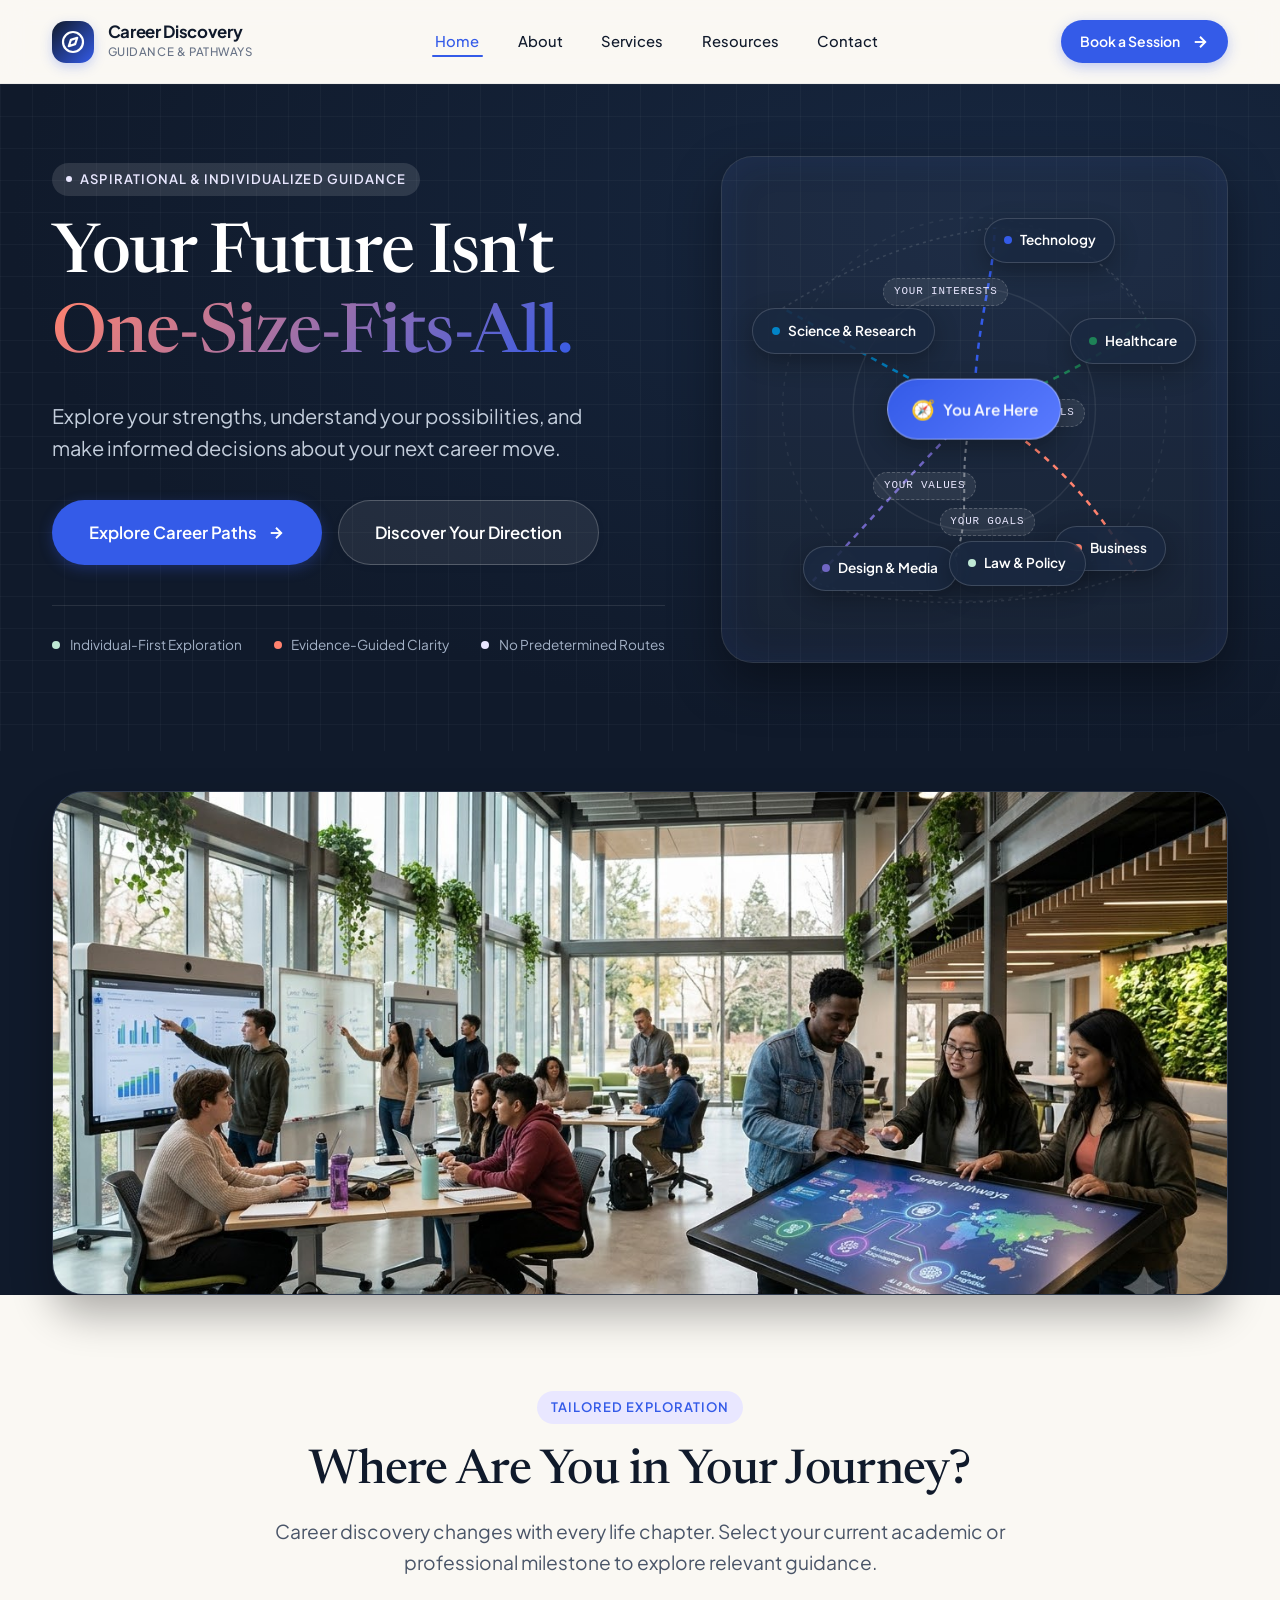
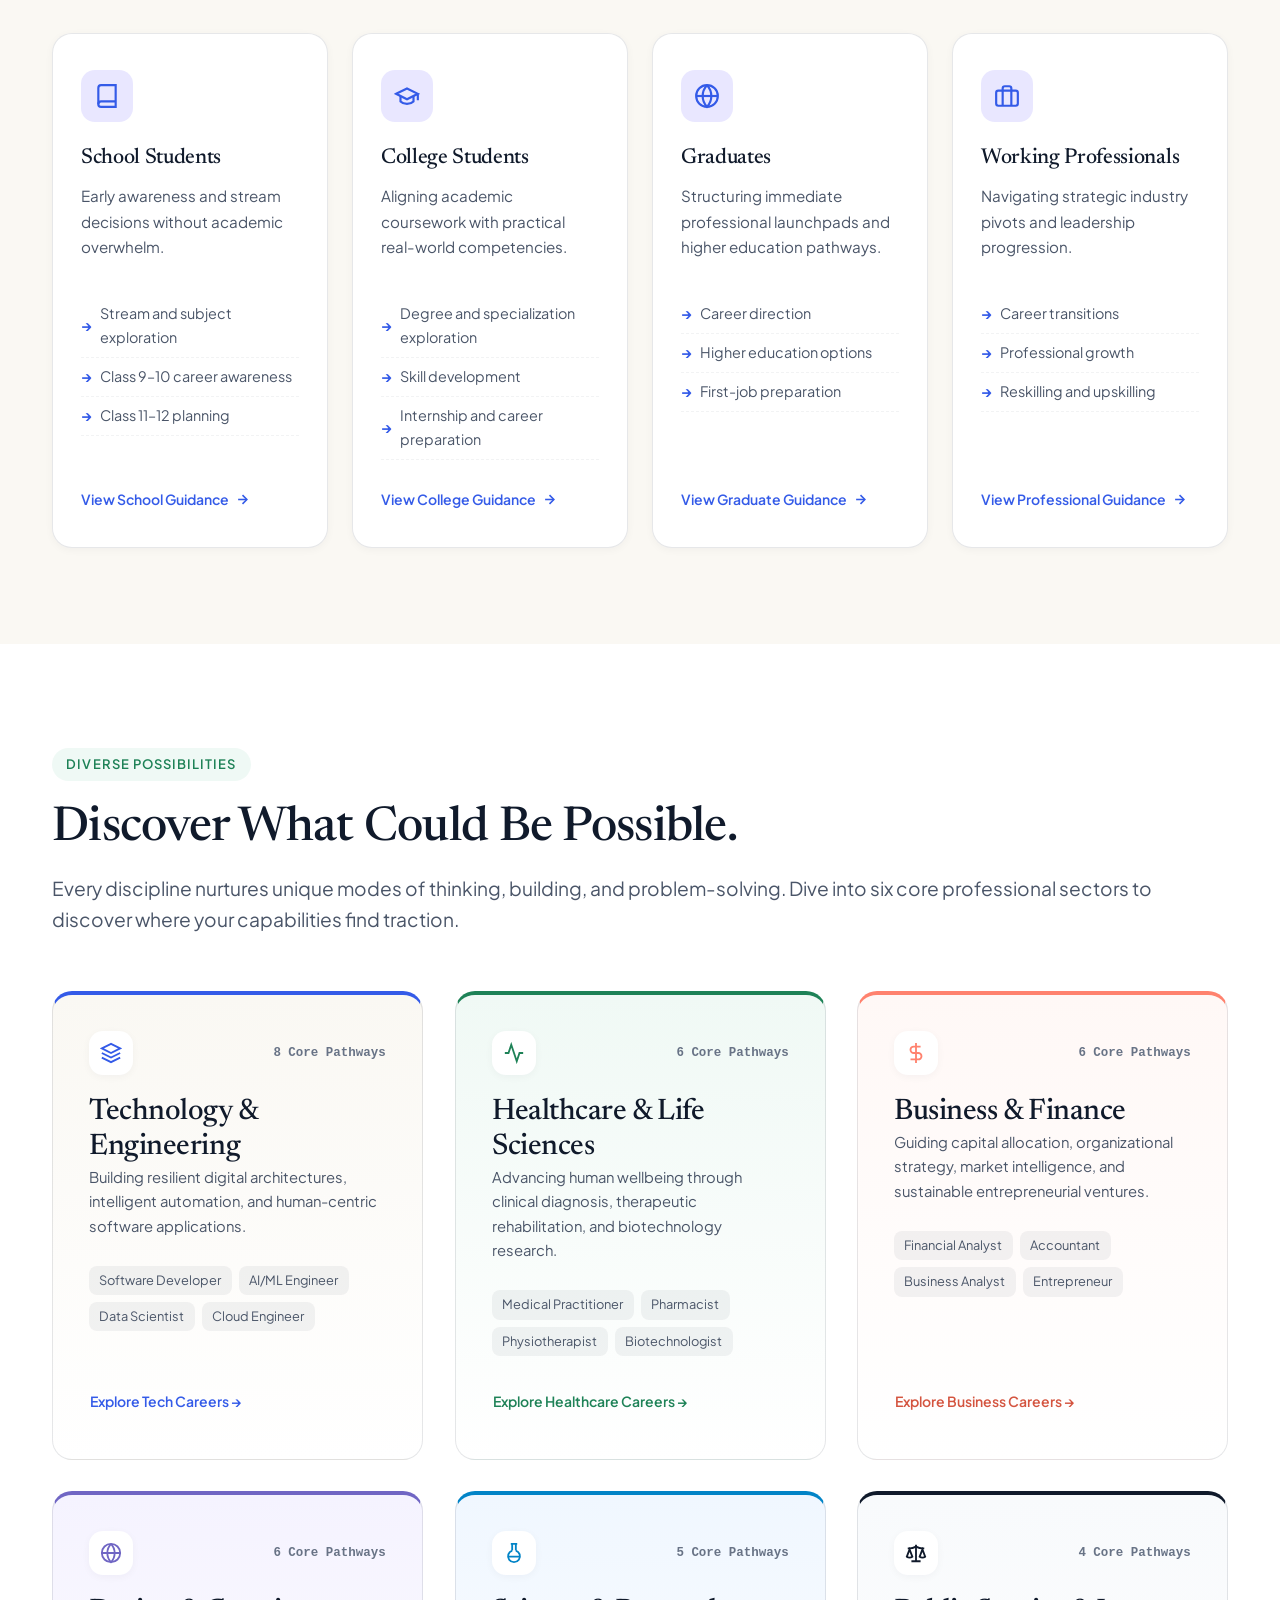
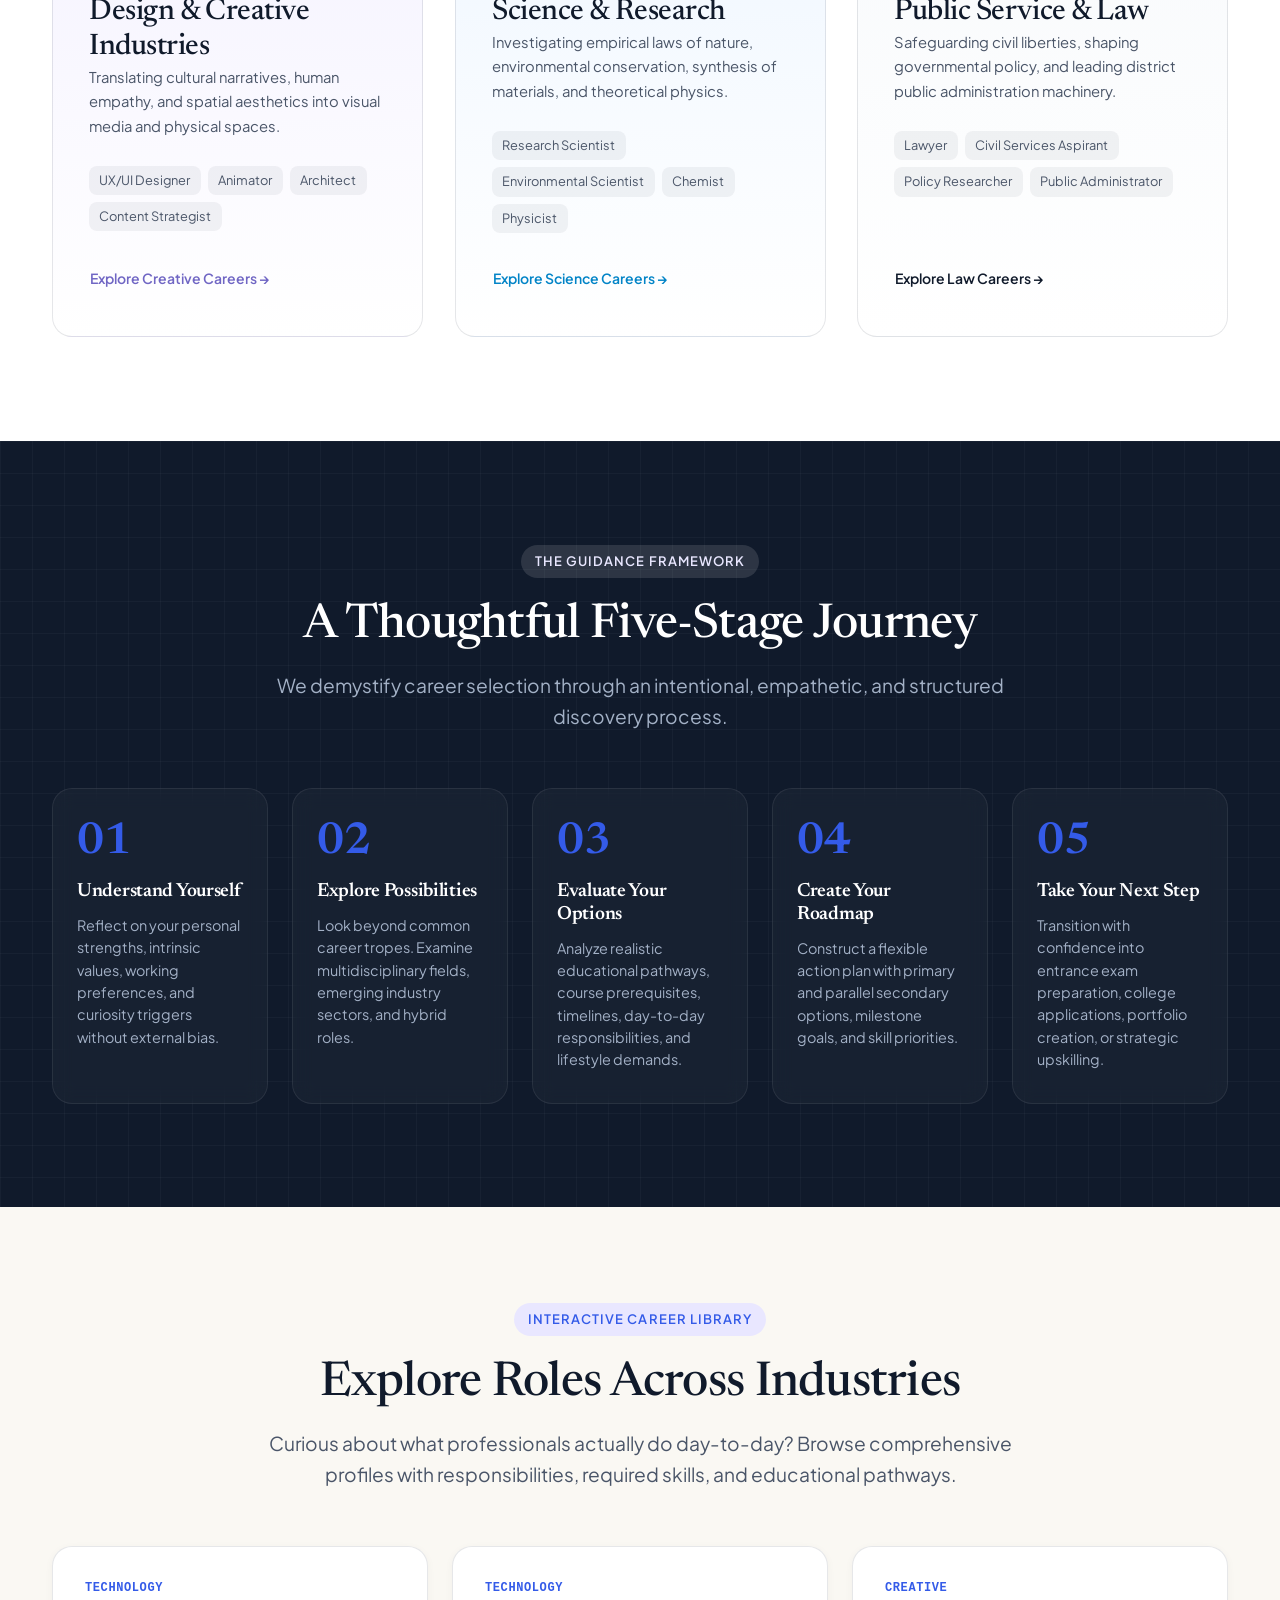
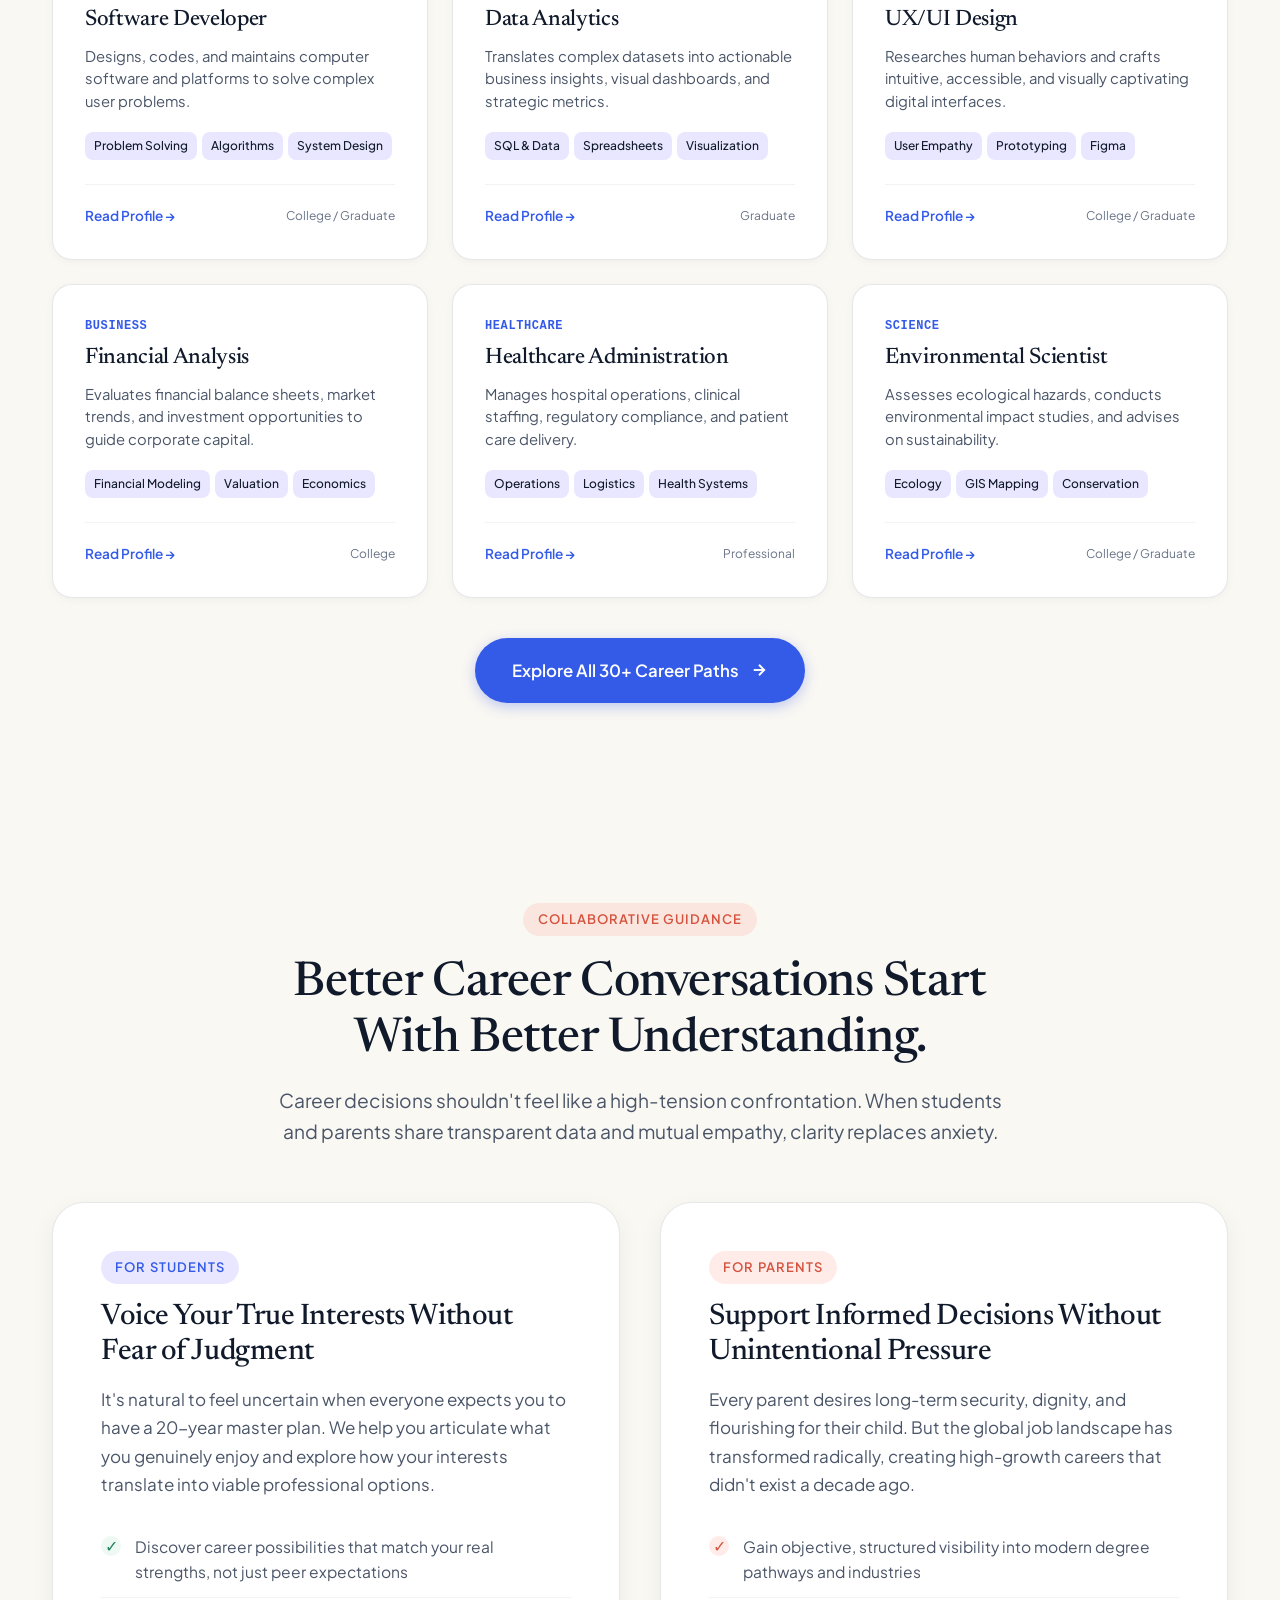
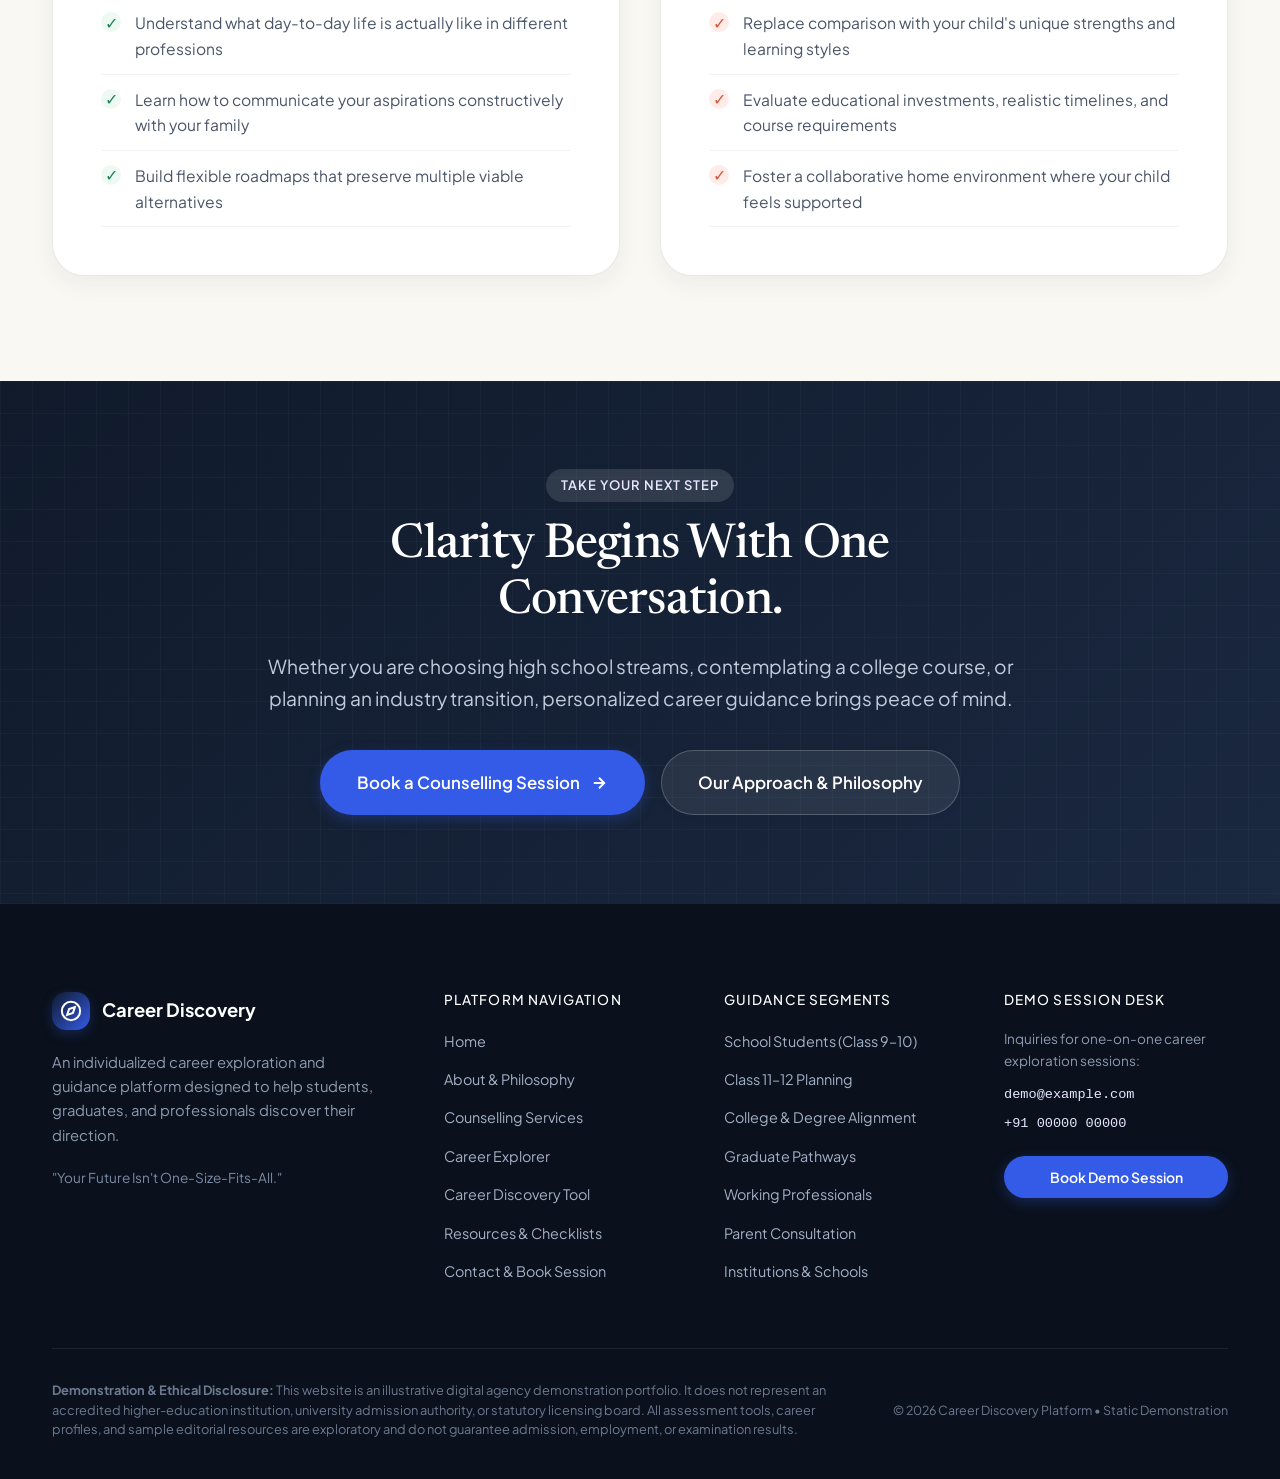
<file: index.html>
<!DOCTYPE html>
<html lang="en">

<head>
  <meta charset="UTF-8">
  <meta name="viewport" content="width=device-width, initial-scale=1.0">
  <title>Career Counseling &amp; Guidance | Explore Career Paths</title>
  <meta name="description"
    content="Explore career options, educational pathways, and professional opportunities through career guidance and counselling resources for students, graduates, parents, and working professionals.">
  <meta name="keywords"
    content="career counseling, career guidance, career exploration, student stream selection, career transitions, educational pathways">

  <!-- Open Graph Metadata -->
  <meta property="og:title" content="Career Counseling & Guidance | Explore Career Paths">
  <meta property="og:description"
    content="Your Future Isn't One-Size-Fits-All. Explore your strengths, understand your possibilities, and make informed decisions about your next career move.">
  <meta property="og:type" content="website">
  <meta property="og:url" content="https://example.com/index.html">
  <!-- Canonical Placeholder: <link rel="canonical" href="https://example.com/index.html"> -->

  <!-- Stylesheets -->
  <link rel="stylesheet" href="assets/css/style.css">
  <link rel="stylesheet" href="assets/css/animations.css">
  <link rel="stylesheet" href="assets/css/responsive.css">
</head>

<body>

  <!-- ==========================================================================
       SITE HEADER / NAVIGATION (Shared Across All 7 Pages)
       ========================================================================== -->
  <header class="site-header" id="site-header">
    <div class="container nav-container">
      <!-- Abstract Symbol-Only Logo -->
      <a href="index.html" class="site-logo" aria-label="Career Discovery Home">
        <div class="logo-symbol">
          <svg width="24" height="24" viewBox="0 0 24 24" fill="none" stroke="currentColor" stroke-width="2.2"
            stroke-linecap="round" stroke-linejoin="round">
            <circle cx="12" cy="12" r="10"></circle>
            <polygon points="16.24 7.76 14.12 14.12 7.76 16.24 9.88 9.88 16.24 7.76"></polygon>
          </svg>
        </div>
        <div class="logo-text">
          <span class="logo-title">Career Discovery</span>
          <span class="logo-tagline">Guidance &amp; Pathways</span>
        </div>
      </a>

      <!-- Desktop Navigation Menu -->
      <nav aria-label="Main Navigation">
        <ul class="nav-menu">
          <li><a href="index.html" class="nav-link active">Home</a></li>
          <li><a href="about.html" class="nav-link">About</a></li>
          <li><a href="services.html" class="nav-link">Services</a></li>

          <li><a href="resources.html" class="nav-link">Resources</a></li>
          <li><a href="contact.html" class="nav-link">Contact</a></li>
        </ul>
      </nav>

      <!-- Primary Action CTA -->
      <div class="nav-actions">
        <a href="contact.html" class="btn btn-primary btn-sm">
          Book a Session
          <svg width="15" height="15" viewBox="0 0 24 24" fill="none" stroke="currentColor" stroke-width="2.5">
            <line x1="5" y1="12" x2="19" y2="12"></line>
            <polyline points="12 5 19 12 12 19"></polyline>
          </svg>
        </a>
        <button class="mobile-toggle" aria-label="Toggle navigation menu" aria-expanded="false">
          <span></span>
        </button>
      </div>
    </div>
  </header>

  <!-- Mobile Drawer -->
  <div class="mobile-nav-drawer" id="mobile-drawer">
    <div class="mobile-nav-content">
      <div>
        <div style="display: flex; align-items: center; gap: 0.75rem; margin-bottom: 2rem;">
          <div class="logo-symbol" style="width: 36px; height: 36px;">
            <svg width="20" height="20" viewBox="0 0 24 24" fill="none" stroke="currentColor" stroke-width="2.2">
              <circle cx="12" cy="12" r="10"></circle>
              <polygon points="16.24 7.76 14.12 14.12 7.76 16.24 9.88 9.88 16.24 7.76"></polygon>
            </svg>
          </div>
          <span style="font-weight: 700; color: var(--color-navy); font-size: 1.1rem;">Career Discovery</span>
        </div>
        <ul class="mobile-nav-links">
          <li><a href="index.html" class="mobile-nav-link active">Home</a></li>
          <li><a href="about.html" class="mobile-nav-link">About</a></li>
          <li><a href="services.html" class="mobile-nav-link">Services</a></li>
          <li><a href="career-explorer.html" class="mobile-nav-link">Career Explorer</a></li>
          <li><a href="career-assessment.html" class="mobile-nav-link">Career Assessment</a></li>
          <li><a href="resources.html" class="mobile-nav-link">Resources</a></li>
          <li><a href="contact.html" class="mobile-nav-link">Contact</a></li>
        </ul>
      </div>
      <div>
        <a href="contact.html" class="btn btn-primary" style="width: 100%;">Book a Counselling Session</a>
      </div>
    </div>
  </div>

  <main id="main-content">
    <!-- ==========================================================================
         HERO SECTION: EDITORIAL HEADLINE & CAREER DIRECTION MAP
         ========================================================================== -->
    <section class="hero-home">
      <div class="bg-grid-subtle"></div>
      <div class="container">
        <div class="hero-grid">
          <!-- Left: Editorial Headline -->
          <div class="hero-copy reveal-on-scroll">
            <span class="eyebrow dark">
              <span class="eyebrow-dot"></span>
              Aspirational &amp; Individualized Guidance
            </span>
            <h1 class="hero-headline">
              Your Future Isn't <span class="accent">One-Size-Fits-All.</span>
            </h1>
            <p class="hero-lead">
              Explore your strengths, understand your possibilities, and make informed decisions about your next career
              move.
            </p>
            <div class="hero-cta-group">
              <a href="career-explorer.html" class="btn btn-primary btn-lg">
                Explore Career Paths
                <svg width="18" height="18" viewBox="0 0 24 24" fill="none" stroke="currentColor" stroke-width="2.5">
                  <line x1="5" y1="12" x2="19" y2="12"></line>
                  <polyline points="12 5 19 12 12 19"></polyline>
                </svg>
              </a>
              <a href="career-assessment.html" class="btn btn-secondary btn-lg"
                style="background: rgba(255,255,255,0.08); color: var(--color-white); border-color: rgba(255,255,255,0.2);">
                Discover Your Direction
              </a>
            </div>

            <!-- Trust Bar -->
            <div class="hero-trust-bar">
              <div class="trust-item">
                <span class="trust-dot"></span>
                <span>Individual-First Exploration</span>
              </div>
              <div class="trust-item">
                <span class="trust-dot" style="background-color: var(--color-coral);"></span>
                <span>Evidence-Guided Clarity</span>
              </div>
              <div class="trust-item">
                <span class="trust-dot" style="background-color: var(--color-lavender);"></span>
                <span>No Predetermined Routes</span>
              </div>
            </div>
          </div>

          <!-- Right: Signature Visual Element — Career Direction Map -->
          <div class="hero-visual reveal-on-scroll stagger-2">
            <div class="career-direction-map" role="img"
              aria-label="Interactive Career Direction Map showing multiple interconnected career paths radiating from the individual">
              <!-- Inline SVG Branching Paths -->
              <svg class="direction-svg" viewBox="0 0 500 500" fill="none">
                <!-- Background subtle geometric orbits -->
                <circle cx="250" cy="250" r="190" stroke="rgba(255,255,255,0.06)" stroke-width="1.5"
                  stroke-dasharray="4 6"></circle>
                <circle cx="250" cy="250" r="120" stroke="rgba(255,255,255,0.08)" stroke-width="1.5"></circle>

                <!-- Radiant animated curved paths connecting center to outer nodes -->
                <!-- Center to Technology (top) -->
                <path d="M 250 250 C 250 170, 270 120, 270 70" stroke="var(--color-royal-blue)" stroke-width="2.5"
                  class="map-path-anim"></path>
                <!-- Center to Healthcare (top right) -->
                <path d="M 250 250 C 320 230, 390 190, 420 160" stroke="#1E8257" stroke-width="2.5"
                  class="map-path-anim"></path>
                <!-- Center to Business (bottom right) -->
                <path d="M 250 250 C 330 290, 380 360, 410 410" stroke="var(--color-coral)" stroke-width="2.5"
                  class="map-path-anim"></path>
                <!-- Center to Design (bottom left) -->
                <path d="M 250 250 C 180 320, 130 380, 90 420" stroke="#7066C4" stroke-width="2.5"
                  class="map-path-anim"></path>
                <!-- Center to Science (top left) -->
                <path d="M 250 250 C 160 210, 100 170, 60 150" stroke="#0284C7" stroke-width="2.5"
                  class="map-path-anim"></path>
                <!-- Center to Law (bottom center) -->
                <path d="M 250 250 C 230 310, 250 350, 230 400" stroke="rgba(255,255,255,0.4)" stroke-width="2"
                  class="map-path-subtle"></path>

                <!-- Floating connecting bridge lines -->
                <path d="M 270 70 C 360 80, 400 120, 420 160" stroke="rgba(255,255,255,0.12)" stroke-width="1.5"
                  stroke-dasharray="3 4"></path>
                <path d="M 60 150 C 140 100, 200 80, 270 70" stroke="rgba(255,255,255,0.12)" stroke-width="1.5"
                  stroke-dasharray="3 4"></path>
                <path d="M 90 420 C 160 450, 320 450, 410 410" stroke="rgba(255,255,255,0.1)" stroke-width="1.5"
                  stroke-dasharray="3 4"></path>
              </svg>

              <!-- Central Node: The Individual -->
              <div class="map-node center-origin">
                <span style="font-size: 1.2rem;">🧭</span>
                <span>You Are Here</span>
              </div>

              <!-- Outer Career Nodes -->
              <a href="career-explorer.html?category=Technology" class="map-node tech"
                title="Explore Technology careers">
                <span class="node-dot" style="background-color: var(--color-royal-blue);"></span>
                Technology
              </a>

              <a href="career-explorer.html?category=Healthcare" class="map-node health"
                title="Explore Healthcare careers">
                <span class="node-dot" style="background-color: #1E8257;"></span>
                Healthcare
              </a>

              <a href="career-explorer.html?category=Business" class="map-node biz" title="Explore Business careers">
                <span class="node-dot" style="background-color: var(--color-coral);"></span>
                Business
              </a>

              <a href="career-explorer.html?category=Creative" class="map-node design"
                title="Explore Design & Creative careers">
                <span class="node-dot" style="background-color: #7066C4;"></span>
                Design &amp; Media
              </a>

              <a href="career-explorer.html?category=Science" class="map-node science" title="Explore Science careers">
                <span class="node-dot" style="background-color: #0284C7;"></span>
                Science &amp; Research
              </a>

              <a href="career-explorer.html?category=Law" class="map-node law"
                title="Explore Law & Public Service careers">
                <span class="node-dot" style="background-color: #BFE8D5;"></span>
                Law &amp; Policy
              </a>

              <!-- Floating Micro-Labels -->
              <span class="map-tag tag-interests">Your Interests</span>
              <span class="map-tag tag-skills">Your Skills</span>
              <span class="map-tag tag-values">Your Values</span>
              <span class="map-tag tag-goals">Your Goals</span>
            </div>
          </div>
        </div>
      </div>
    </section>

    <!-- ==========================================================================
         IMAGE PLACEHOLDER 1: HOMEPAGE HERO VISUAL
         ========================================================================== -->
    <section style="padding: 2.5rem 0 0; background-color: var(--color-navy);">
      <div class="container">
        <!-- Image 01: hero-diverse-students-exploring.jpg -->
        <div class="image-placeholder ratio-21-9"
          style="border-radius: var(--radius-xl); box-shadow: 0 20px 40px rgba(0,0,0,0.3);">
          <img src="images/hero-diverse-students-exploring.jpg"
            alt="Diverse students and young adults collaboratively exploring multidirectional career paths"
            loading="lazy">
        </div>
      </div>
    </section>

    <!-- ==========================================================================
         SECTION: "WHERE ARE YOU IN YOUR JOURNEY?" (CAREER STAGE SELECTOR)
         ========================================================================== -->
    <section class="section-stage-selector" id="stage-selector">
      <div class="container">
        <div class="section-header text-center reveal-on-scroll">
          <span class="eyebrow">Tailored Exploration</span>
          <h2>Where Are You in Your Journey?</h2>
          <p class="section-lead">
            Career discovery changes with every life chapter. Select your current academic or professional milestone to
            explore relevant guidance.
          </p>
        </div>

        <div class="stages-grid">
          <!-- Stage 1: School Students -->
          <a href="services.html#school-services" class="stage-card reveal-on-scroll stagger-1">
            <div class="stage-icon-wrap">
              <svg width="26" height="26" viewBox="0 0 24 24" fill="none" stroke="currentColor" stroke-width="2">
                <path d="M4 19.5A2.5 2.5 0 0 1 6.5 17H20"></path>
                <path d="M6.5 2H20v20H6.5A2.5 2.5 0 0 1 4 19.5v-15A2.5 2.5 0 0 1 6.5 2z"></path>
              </svg>
            </div>
            <h3>School Students</h3>
            <p style="font-size: 0.95rem; color: var(--color-text-secondary);">Early awareness and stream decisions
              without academic overwhelm.</p>
            <ul class="stage-list">
              <li>Stream and subject exploration</li>
              <li>Class 9–10 career awareness</li>
              <li>Class 11–12 planning</li>
            </ul>
            <div class="stage-action">
              <span>View School Guidance</span>
              <svg width="15" height="15" viewBox="0 0 24 24" fill="none" stroke="currentColor" stroke-width="2.5">
                <line x1="5" y1="12" x2="19" y2="12"></line>
                <polyline points="12 5 19 12 12 19"></polyline>
              </svg>
            </div>
          </a>

          <!-- Stage 2: College Students -->
          <a href="services.html#college-services" class="stage-card reveal-on-scroll stagger-2">
            <div class="stage-icon-wrap">
              <svg width="26" height="26" viewBox="0 0 24 24" fill="none" stroke="currentColor" stroke-width="2">
                <path d="M22 10v6M2 10l10-5 10 5-10 5z"></path>
                <path d="M6 12v5c3 3 9 3 12 0v-5"></path>
              </svg>
            </div>
            <h3>College Students</h3>
            <p style="font-size: 0.95rem; color: var(--color-text-secondary);">Aligning academic coursework with
              practical real-world competencies.</p>
            <ul class="stage-list">
              <li>Degree and specialization exploration</li>
              <li>Skill development</li>
              <li>Internship and career preparation</li>
            </ul>
            <div class="stage-action">
              <span>View College Guidance</span>
              <svg width="15" height="15" viewBox="0 0 24 24" fill="none" stroke="currentColor" stroke-width="2.5">
                <line x1="5" y1="12" x2="19" y2="12"></line>
                <polyline points="12 5 19 12 12 19"></polyline>
              </svg>
            </div>
          </a>

          <!-- Stage 3: Graduates -->
          <a href="services.html#graduate-services" class="stage-card reveal-on-scroll stagger-3">
            <div class="stage-icon-wrap">
              <svg width="26" height="26" viewBox="0 0 24 24" fill="none" stroke="currentColor" stroke-width="2">
                <circle cx="12" cy="12" r="10"></circle>
                <path d="M12 2a14.5 14.5 0 0 0 0 20 14.5 14.5 0 0 0 0-20"></path>
                <path d="M2 12h20"></path>
              </svg>
            </div>
            <h3>Graduates</h3>
            <p style="font-size: 0.95rem; color: var(--color-text-secondary);">Structuring immediate professional
              launchpads and higher education pathways.</p>
            <ul class="stage-list">
              <li>Career direction</li>
              <li>Higher education options</li>
              <li>First-job preparation</li>
            </ul>
            <div class="stage-action">
              <span>View Graduate Guidance</span>
              <svg width="15" height="15" viewBox="0 0 24 24" fill="none" stroke="currentColor" stroke-width="2.5">
                <line x1="5" y1="12" x2="19" y2="12"></line>
                <polyline points="12 5 19 12 12 19"></polyline>
              </svg>
            </div>
          </a>

          <!-- Stage 4: Working Professionals -->
          <a href="services.html#professional-services" class="stage-card reveal-on-scroll stagger-4">
            <div class="stage-icon-wrap">
              <svg width="26" height="26" viewBox="0 0 24 24" fill="none" stroke="currentColor" stroke-width="2">
                <rect x="2" y="7" width="20" height="14" rx="2" ry="2"></rect>
                <path d="M16 21V5a2 2 0 0 0-2-2h-4a2 2 0 0 0-2 2v16"></path>
              </svg>
            </div>
            <h3>Working Professionals</h3>
            <p style="font-size: 0.95rem; color: var(--color-text-secondary);">Navigating strategic industry pivots and
              leadership progression.</p>
            <ul class="stage-list">
              <li>Career transitions</li>
              <li>Professional growth</li>
              <li>Reskilling and upskilling</li>
            </ul>
            <div class="stage-action">
              <span>View Professional Guidance</span>
              <svg width="15" height="15" viewBox="0 0 24 24" fill="none" stroke="currentColor" stroke-width="2.5">
                <line x1="5" y1="12" x2="19" y2="12"></line>
                <polyline points="12 5 19 12 12 19"></polyline>
              </svg>
            </div>
          </a>
        </div>
      </div>
    </section>

    <!-- ==========================================================================
         SECTION: CAREER DISCOVERY (6 DISTINCTIVE CATEGORIES)
         ========================================================================== -->
    <section class="section-categories">
      <div class="container">
        <div class="section-header reveal-on-scroll">
          <span class="eyebrow mint">Diverse Possibilities</span>
          <h2>Discover What Could Be Possible.</h2>
          <p class="section-lead">
            Every discipline nurtures unique modes of thinking, building, and problem-solving. Dive into six core
            professional sectors to discover where your capabilities find traction.
          </p>
        </div>

        <div class="categories-mosaic">
          <!-- 1. Technology & Engineering -->
          <div class="category-card tech reveal-on-scroll stagger-1">
            <div class="cat-header">
              <div class="cat-icon-pill" style="color: var(--color-royal-blue);">
                <svg width="22" height="22" viewBox="0 0 24 24" fill="none" stroke="currentColor" stroke-width="2">
                  <polygon points="12 2 2 7 12 12 22 7 12 2"></polygon>
                  <polyline points="2 17 12 22 22 17"></polyline>
                  <polyline points="2 12 12 17 22 12"></polyline>
                </svg>
              </div>
              <span class="cat-count">8 Core Pathways</span>
            </div>
            <h3>Technology &amp; Engineering</h3>
            <p style="font-size: 0.925rem; color: var(--color-text-secondary); margin-bottom: 0.5rem;">
              Building resilient digital architectures, intelligent automation, and human-centric software applications.
            </p>
            <div class="cat-roles">
              <span class="cat-role-tag">Software Developer</span>
              <span class="cat-role-tag">AI/ML Engineer</span>
              <span class="cat-role-tag">Data Scientist</span>
              <span class="cat-role-tag">Cloud Engineer</span>
            </div>
            <div style="margin-top: auto;">
              <a href="career-explorer.html?category=Technology" class="btn btn-ghost btn-sm" style="padding-left: 0;">
                Explore Tech Careers →
              </a>
            </div>
          </div>

          <!-- 2. Healthcare & Life Sciences -->
          <div class="category-card health reveal-on-scroll stagger-2">
            <div class="cat-header">
              <div class="cat-icon-pill" style="color: #1E8257;">
                <svg width="22" height="22" viewBox="0 0 24 24" fill="none" stroke="currentColor" stroke-width="2">
                  <path d="M22 12h-4l-3 9L9 3l-3 9H2"></path>
                </svg>
              </div>
              <span class="cat-count">6 Core Pathways</span>
            </div>
            <h3>Healthcare &amp; Life Sciences</h3>
            <p style="font-size: 0.925rem; color: var(--color-text-secondary); margin-bottom: 0.5rem;">
              Advancing human wellbeing through clinical diagnosis, therapeutic rehabilitation, and biotechnology
              research.
            </p>
            <div class="cat-roles">
              <span class="cat-role-tag">Medical Practitioner</span>
              <span class="cat-role-tag">Pharmacist</span>
              <span class="cat-role-tag">Physiotherapist</span>
              <span class="cat-role-tag">Biotechnologist</span>
            </div>
            <div style="margin-top: auto;">
              <a href="career-explorer.html?category=Healthcare" class="btn btn-ghost btn-sm"
                style="color: #1E8257; padding-left: 0;">
                Explore Healthcare Careers →
              </a>
            </div>
          </div>

          <!-- 3. Business & Finance -->
          <div class="category-card business reveal-on-scroll stagger-3">
            <div class="cat-header">
              <div class="cat-icon-pill" style="color: var(--color-coral);">
                <svg width="22" height="22" viewBox="0 0 24 24" fill="none" stroke="currentColor" stroke-width="2">
                  <line x1="12" y1="1" x2="12" y2="23"></line>
                  <path d="M17 5H9.5a3.5 3.5 0 0 0 0 7h5a3.5 3.5 0 0 1 0 7H6"></path>
                </svg>
              </div>
              <span class="cat-count">6 Core Pathways</span>
            </div>
            <h3>Business &amp; Finance</h3>
            <p style="font-size: 0.925rem; color: var(--color-text-secondary); margin-bottom: 0.5rem;">
              Guiding capital allocation, organizational strategy, market intelligence, and sustainable entrepreneurial
              ventures.
            </p>
            <div class="cat-roles">
              <span class="cat-role-tag">Financial Analyst</span>
              <span class="cat-role-tag">Accountant</span>
              <span class="cat-role-tag">Business Analyst</span>
              <span class="cat-role-tag">Entrepreneur</span>
            </div>
            <div style="margin-top: auto;">
              <a href="career-explorer.html?category=Business" class="btn btn-ghost btn-sm"
                style="color: var(--color-coral-dark); padding-left: 0;">
                Explore Business Careers →
              </a>
            </div>
          </div>

          <!-- 4. Design & Creative Industries -->
          <div class="category-card design reveal-on-scroll stagger-1">
            <div class="cat-header">
              <div class="cat-icon-pill" style="color: #7066C4;">
                <svg width="22" height="22" viewBox="0 0 24 24" fill="none" stroke="currentColor" stroke-width="2">
                  <circle cx="12" cy="12" r="10"></circle>
                  <path d="M12 2a14.5 14.5 0 0 0 0 20 14.5 14.5 0 0 0 0-20"></path>
                  <path d="M2 12h20"></path>
                </svg>
              </div>
              <span class="cat-count">6 Core Pathways</span>
            </div>
            <h3>Design &amp; Creative Industries</h3>
            <p style="font-size: 0.925rem; color: var(--color-text-secondary); margin-bottom: 0.5rem;">
              Translating cultural narratives, human empathy, and spatial aesthetics into visual media and physical
              spaces.
            </p>
            <div class="cat-roles">
              <span class="cat-role-tag">UX/UI Designer</span>
              <span class="cat-role-tag">Animator</span>
              <span class="cat-role-tag">Architect</span>
              <span class="cat-role-tag">Content Strategist</span>
            </div>
            <div style="margin-top: auto;">
              <a href="career-explorer.html?category=Creative" class="btn btn-ghost btn-sm"
                style="color: #7066C4; padding-left: 0;">
                Explore Creative Careers →
              </a>
            </div>
          </div>

          <!-- 5. Science & Research -->
          <div class="category-card science reveal-on-scroll stagger-2">
            <div class="cat-header">
              <div class="cat-icon-pill" style="color: #0284C7;">
                <svg width="22" height="22" viewBox="0 0 24 24" fill="none" stroke="currentColor" stroke-width="2">
                  <path d="M10 2v7.31"></path>
                  <path d="M14 9.3V2"></path>
                  <path d="M8.5 2h7"></path>
                  <path d="M14 9.3a6.5 6.5 0 1 1-4 0"></path>
                  <path d="M5.52 16h12.96"></path>
                </svg>
              </div>
              <span class="cat-count">5 Core Pathways</span>
            </div>
            <h3>Science &amp; Research</h3>
            <p style="font-size: 0.925rem; color: var(--color-text-secondary); margin-bottom: 0.5rem;">
              Investigating empirical laws of nature, environmental conservation, synthesis of materials, and
              theoretical physics.
            </p>
            <div class="cat-roles">
              <span class="cat-role-tag">Research Scientist</span>
              <span class="cat-role-tag">Environmental Scientist</span>
              <span class="cat-role-tag">Chemist</span>
              <span class="cat-role-tag">Physicist</span>
            </div>
            <div style="margin-top: auto;">
              <a href="career-explorer.html?category=Science" class="btn btn-ghost btn-sm"
                style="color: #0284C7; padding-left: 0;">
                Explore Science Careers →
              </a>
            </div>
          </div>

          <!-- 6. Public Service & Law -->
          <div class="category-card law reveal-on-scroll stagger-3">
            <div class="cat-header">
              <div class="cat-icon-pill" style="color: var(--color-navy);">
                <svg width="22" height="22" viewBox="0 0 24 24" fill="none" stroke="currentColor" stroke-width="2">
                  <path d="m16 16 3-8 3 8c-.87.65-1.92 1-3 1s-2.13-.35-3-1Z"></path>
                  <path d="m2 16 3-8 3 8c-.87.65-1.92 1-3 1s-2.13-.35-3-1Z"></path>
                  <path d="M7 21h10"></path>
                  <path d="M12 3v18"></path>
                  <path d="M3 7h2c2 0 5-1 7-2 2 1 5 2 7 2h2"></path>
                </svg>
              </div>
              <span class="cat-count">4 Core Pathways</span>
            </div>
            <h3>Public Service &amp; Law</h3>
            <p style="font-size: 0.925rem; color: var(--color-text-secondary); margin-bottom: 0.5rem;">
              Safeguarding civil liberties, shaping governmental policy, and leading district public administration
              machinery.
            </p>
            <div class="cat-roles">
              <span class="cat-role-tag">Lawyer</span>
              <span class="cat-role-tag">Civil Services Aspirant</span>
              <span class="cat-role-tag">Policy Researcher</span>
              <span class="cat-role-tag">Public Administrator</span>
            </div>
            <div style="margin-top: auto;">
              <a href="career-explorer.html?category=Law" class="btn btn-ghost btn-sm"
                style="color: var(--color-navy); padding-left: 0;">
                Explore Law Careers →
              </a>
            </div>
          </div>
        </div>
      </div>
    </section>

    <!-- ==========================================================================
         SECTION: COUNSELLING JOURNEY (5-STAGE ROADMAP)
         ========================================================================== -->
    <section class="section-journey">
      <div class="bg-grid-subtle"></div>
      <div class="container">
        <div class="section-header text-center reveal-on-scroll">
          <span class="eyebrow dark">The Guidance Framework</span>
          <h2 style="color: var(--color-white);">A Thoughtful Five-Stage Journey</h2>
          <p class="section-lead" style="color: #A3B1C6;">
            We demystify career selection through an intentional, empathetic, and structured discovery process.
          </p>
        </div>

        <div class="journey-steps">
          <!-- Step 01 -->
          <div class="journey-step reveal-on-scroll stagger-1">
            <div class="journey-num">01</div>
            <h4>Understand Yourself</h4>
            <p>Reflect on your personal strengths, intrinsic values, working preferences, and curiosity triggers without
              external bias.</p>
          </div>

          <!-- Step 02 -->
          <div class="journey-step reveal-on-scroll stagger-2">
            <div class="journey-num">02</div>
            <h4>Explore Possibilities</h4>
            <p>Look beyond common career tropes. Examine multidisciplinary fields, emerging industry sectors, and hybrid
              roles.</p>
          </div>

          <!-- Step 03 -->
          <div class="journey-step reveal-on-scroll stagger-3">
            <div class="journey-num">03</div>
            <h4>Evaluate Your Options</h4>
            <p>Analyze realistic educational pathways, course prerequisites, timelines, day-to-day responsibilities, and
              lifestyle demands.</p>
          </div>

          <!-- Step 04 -->
          <div class="journey-step reveal-on-scroll stagger-4">
            <div class="journey-num">04</div>
            <h4>Create Your Roadmap</h4>
            <p>Construct a flexible action plan with primary and parallel secondary options, milestone goals, and skill
              priorities.</p>
          </div>

          <!-- Step 05 -->
          <div class="journey-step reveal-on-scroll stagger-5">
            <div class="journey-num">05</div>
            <h4>Take Your Next Step</h4>
            <p>Transition with confidence into entrance exam preparation, college applications, portfolio creation, or
              strategic upskilling.</p>
          </div>
        </div>
      </div>
    </section>

    <!-- ==========================================================================
         SECTION: FEATURED CAREER EXPLORER PREVIEW
         ========================================================================== -->
    <section style="padding: 6rem 0; background-color: var(--color-ivory);">
      <div class="container">
        <div class="section-header text-center reveal-on-scroll">
          <span class="eyebrow">Interactive Career Library</span>
          <h2>Explore Roles Across Industries</h2>
          <p class="section-lead">
            Curious about what professionals actually do day-to-day? Browse comprehensive profiles with
            responsibilities, required skills, and educational pathways.
          </p>
        </div>

        <div
          style="display: grid; grid-template-columns: repeat(auto-fill, minmax(320px, 1fr)); gap: 1.5rem; margin-bottom: 2.5rem;">
          <!-- Card 1 -->
          <div class="career-card-item hover-lift reveal-on-scroll stagger-1">
            <div class="career-card-category">Technology</div>
            <h3 class="career-card-title">Software Developer</h3>
            <p class="career-card-desc">Designs, codes, and maintains computer software and platforms to solve complex
              user problems.</p>
            <div class="career-card-skills">
              <span class="skill-tag">Problem Solving</span>
              <span class="skill-tag">Algorithms</span>
              <span class="skill-tag">System Design</span>
            </div>
            <div class="career-card-footer">
              <a href="career-explorer.html?id=software-developer" class="view-details-link">Read Profile →</a>
              <span style="font-size: 0.75rem; color: var(--color-text-muted);">College / Graduate</span>
            </div>
          </div>

          <!-- Card 2 -->
          <div class="career-card-item hover-lift reveal-on-scroll stagger-2">
            <div class="career-card-category">Technology</div>
            <h3 class="career-card-title">Data Analytics</h3>
            <p class="career-card-desc">Translates complex datasets into actionable business insights, visual
              dashboards, and strategic metrics.</p>
            <div class="career-card-skills">
              <span class="skill-tag">SQL &amp; Data</span>
              <span class="skill-tag">Spreadsheets</span>
              <span class="skill-tag">Visualization</span>
            </div>
            <div class="career-card-footer">
              <a href="career-explorer.html?id=data-analyst" class="view-details-link">Read Profile →</a>
              <span style="font-size: 0.75rem; color: var(--color-text-muted);">Graduate</span>
            </div>
          </div>

          <!-- Card 3 -->
          <div class="career-card-item hover-lift reveal-on-scroll stagger-3">
            <div class="career-card-category">Creative</div>
            <h3 class="career-card-title">UX/UI Design</h3>
            <p class="career-card-desc">Researches human behaviors and crafts intuitive, accessible, and visually
              captivating digital interfaces.</p>
            <div class="career-card-skills">
              <span class="skill-tag">User Empathy</span>
              <span class="skill-tag">Prototyping</span>
              <span class="skill-tag">Figma</span>
            </div>
            <div class="career-card-footer">
              <a href="career-explorer.html?id=ux-designer" class="view-details-link">Read Profile →</a>
              <span style="font-size: 0.75rem; color: var(--color-text-muted);">College / Graduate</span>
            </div>
          </div>

          <!-- Card 4 -->
          <div class="career-card-item hover-lift reveal-on-scroll stagger-1">
            <div class="career-card-category">Business</div>
            <h3 class="career-card-title">Financial Analysis</h3>
            <p class="career-card-desc">Evaluates financial balance sheets, market trends, and investment opportunities
              to guide corporate capital.</p>
            <div class="career-card-skills">
              <span class="skill-tag">Financial Modeling</span>
              <span class="skill-tag">Valuation</span>
              <span class="skill-tag">Economics</span>
            </div>
            <div class="career-card-footer">
              <a href="career-explorer.html?id=financial-analyst" class="view-details-link">Read Profile →</a>
              <span style="font-size: 0.75rem; color: var(--color-text-muted);">College</span>
            </div>
          </div>

          <!-- Card 5 -->
          <div class="career-card-item hover-lift reveal-on-scroll stagger-2">
            <div class="career-card-category">Healthcare</div>
            <h3 class="career-card-title">Healthcare Administration</h3>
            <p class="career-card-desc">Manages hospital operations, clinical staffing, regulatory compliance, and
              patient care delivery.</p>
            <div class="career-card-skills">
              <span class="skill-tag">Operations</span>
              <span class="skill-tag">Logistics</span>
              <span class="skill-tag">Health Systems</span>
            </div>
            <div class="career-card-footer">
              <a href="career-explorer.html?id=healthcare-admin" class="view-details-link">Read Profile →</a>
              <span style="font-size: 0.75rem; color: var(--color-text-muted);">Professional</span>
            </div>
          </div>

          <!-- Card 6 -->
          <div class="career-card-item hover-lift reveal-on-scroll stagger-3">
            <div class="career-card-category">Science</div>
            <h3 class="career-card-title">Environmental Scientist</h3>
            <p class="career-card-desc">Assesses ecological hazards, conducts environmental impact studies, and advises
              on sustainability.</p>
            <div class="career-card-skills">
              <span class="skill-tag">Ecology</span>
              <span class="skill-tag">GIS Mapping</span>
              <span class="skill-tag">Conservation</span>
            </div>
            <div class="career-card-footer">
              <a href="career-explorer.html?id=environmental-scientist" class="view-details-link">Read Profile →</a>
              <span style="font-size: 0.75rem; color: var(--color-text-muted);">College / Graduate</span>
            </div>
          </div>
        </div>

        <div style="text-align: center;">
          <a href="career-explorer.html" class="btn btn-primary btn-lg">
            Explore All 30+ Career Paths
            <svg width="18" height="18" viewBox="0 0 24 24" fill="none" stroke="currentColor" stroke-width="2.5">
              <line x1="5" y1="12" x2="19" y2="12"></line>
              <polyline points="12 5 19 12 12 19"></polyline>
            </svg>
          </a>
        </div>
      </div>
    </section>

    <!-- ==========================================================================
         SECTION: PARENT AND STUDENT CO-EXPLORATION
         ========================================================================== -->
    <section class="section-co-exploration">
      <div class="container">
        <div class="section-header text-center reveal-on-scroll">
          <span class="eyebrow coral">Collaborative Guidance</span>
          <h2>Better Career Conversations Start With Better Understanding.</h2>
          <p class="section-lead">
            Career decisions shouldn't feel like a high-tension confrontation. When students and parents share
            transparent data and mutual empathy, clarity replaces anxiety.
          </p>
        </div>

        <div class="co-grid">
          <!-- For Students -->
          <div class="co-card reveal-on-scroll stagger-1">
            <span class="eyebrow" style="margin-bottom: 1rem;">For Students</span>
            <h3>Voice Your True Interests Without Fear of Judgment</h3>
            <p style="color: var(--color-text-secondary);">
              It's natural to feel uncertain when everyone expects you to have a 20-year master plan. We help you
              articulate what you genuinely enjoy and explore how your interests translate into viable professional
              options.
            </p>
            <ul class="co-list">
              <li>
                <span class="check-icon">✓</span>
                <span>Discover career possibilities that match your real strengths, not just peer expectations</span>
              </li>
              <li>
                <span class="check-icon">✓</span>
                <span>Understand what day-to-day life is actually like in different professions</span>
              </li>
              <li>
                <span class="check-icon">✓</span>
                <span>Learn how to communicate your aspirations constructively with your family</span>
              </li>
              <li>
                <span class="check-icon">✓</span>
                <span>Build flexible roadmaps that preserve multiple viable alternatives</span>
              </li>
            </ul>
          </div>

          <!-- For Parents -->
          <div class="co-card reveal-on-scroll stagger-2">
            <span class="eyebrow coral" style="margin-bottom: 1rem;">For Parents</span>
            <h3>Support Informed Decisions Without Unintentional Pressure</h3>
            <p style="color: var(--color-text-secondary);">
              Every parent desires long-term security, dignity, and flourishing for their child. But the global job
              landscape has transformed radically, creating high-growth careers that didn't exist a decade ago.
            </p>
            <ul class="co-list">
              <li>
                <span class="check-icon"
                  style="background-color: var(--color-coral-subtle); color: var(--color-coral-dark);">✓</span>
                <span>Gain objective, structured visibility into modern degree pathways and industries</span>
              </li>
              <li>
                <span class="check-icon"
                  style="background-color: var(--color-coral-subtle); color: var(--color-coral-dark);">✓</span>
                <span>Replace comparison with your child's unique strengths and learning styles</span>
              </li>
              <li>
                <span class="check-icon"
                  style="background-color: var(--color-coral-subtle); color: var(--color-coral-dark);">✓</span>
                <span>Evaluate educational investments, realistic timelines, and course requirements</span>
              </li>
              <li>
                <span class="check-icon"
                  style="background-color: var(--color-coral-subtle); color: var(--color-coral-dark);">✓</span>
                <span>Foster a collaborative home environment where your child feels supported</span>
              </li>
            </ul>
          </div>
        </div>
      </div>
    </section>

    <!-- ==========================================================================
         CLOSING CTA BANNER
         ========================================================================== -->
    <section class="section-closing-cta">
      <div class="bg-grid-subtle"></div>
      <div class="container">
        <div class="closing-box reveal-on-scroll">
          <span class="eyebrow dark" style="margin-bottom: 1rem;">Take Your Next Step</span>
          <h2>Clarity Begins With One Conversation.</h2>
          <p>
            Whether you are choosing high school streams, contemplating a college course, or planning an industry
            transition, personalized career guidance brings peace of mind.
          </p>
          <div style="display: flex; gap: 1rem; justify-content: center; flex-wrap: wrap;">
            <a href="contact.html" class="btn btn-primary btn-lg">
              Book a Counselling Session
              <svg width="18" height="18" viewBox="0 0 24 24" fill="none" stroke="currentColor" stroke-width="2.5">
                <line x1="5" y1="12" x2="19" y2="12"></line>
                <polyline points="12 5 19 12 12 19"></polyline>
              </svg>
            </a>
            <a href="about.html" class="btn btn-secondary btn-lg"
              style="background: rgba(255,255,255,0.08); color: var(--color-white); border-color: rgba(255,255,255,0.2);">
              Our Approach &amp; Philosophy
            </a>
          </div>
        </div>
      </div>
    </section>
  </main>

  <!-- ==========================================================================
       SITE FOOTER (Shared Across All 7 Pages)
       ========================================================================== -->
  <footer class="site-footer">
    <div class="container">
      <div class="footer-top">
        <div class="footer-brand">
          <div style="display: flex; align-items: center; gap: 0.75rem;">
            <div class="logo-symbol" style="width: 38px; height: 38px;">
              <svg width="22" height="22" viewBox="0 0 24 24" fill="none" stroke="currentColor" stroke-width="2.2">
                <circle cx="12" cy="12" r="10"></circle>
                <polygon points="16.24 7.76 14.12 14.12 7.76 16.24 9.88 9.88 16.24 7.76"></polygon>
              </svg>
            </div>
            <span style="font-weight: 700; color: var(--color-white); font-size: 1.15rem;">Career Discovery</span>
          </div>
          <p>
            An individualized career exploration and guidance platform designed to help students, graduates, and
            professionals discover their direction.
          </p>
          <div style="margin-top: 1.25rem; font-size: 0.85rem; color: #7B8BA3;">
            "Your Future Isn't One-Size-Fits-All."
          </div>
        </div>

        <div class="footer-col">
          <h5>Platform Navigation</h5>
          <ul class="footer-links">
            <li><a href="index.html">Home</a></li>
            <li><a href="about.html">About &amp; Philosophy</a></li>
            <li><a href="services.html">Counselling Services</a></li>
            <li><a href="career-explorer.html">Career Explorer</a></li>
            <li><a href="career-assessment.html">Career Discovery Tool</a></li>
            <li><a href="resources.html">Resources &amp; Checklists</a></li>
            <li><a href="contact.html">Contact &amp; Book Session</a></li>
          </ul>
        </div>

        <div class="footer-col">
          <h5>Guidance Segments</h5>
          <ul class="footer-links">
            <li><a href="services.html#school-services">School Students (Class 9–10)</a></li>
            <li><a href="services.html#higher-sec-services">Class 11–12 Planning</a></li>
            <li><a href="services.html#college-services">College &amp; Degree Alignment</a></li>
            <li><a href="services.html#graduate-services">Graduate Pathways</a></li>
            <li><a href="services.html#professional-services">Working Professionals</a></li>
            <li><a href="services.html#parent-services">Parent Consultation</a></li>
            <li><a href="services.html#institutional-services">Institutions &amp; Schools</a></li>
          </ul>
        </div>

        <div class="footer-col">
          <h5>Demo Session Desk</h5>
          <p style="font-size: 0.85rem; color: #8C9BB0; margin-bottom: 0.75rem;">
            Inquiries for one-on-one career exploration sessions:
          </p>
          <div
            style="font-family: var(--font-mono); font-size: 0.85rem; color: var(--color-lavender); margin-bottom: 0.4rem;">
            demo@example.com
          </div>
          <div
            style="font-family: var(--font-mono); font-size: 0.85rem; color: var(--color-lavender); margin-bottom: 1.25rem;">
            +91 00000 00000
          </div>
          <a href="contact.html" class="btn btn-primary btn-sm" style="width: 100%;">Book Demo Session</a>
        </div>
      </div>

      <div class="footer-bottom">
        <div class="footer-disclaimer">
          <strong>Demonstration &amp; Ethical Disclosure:</strong> This website is an illustrative digital agency
          demonstration portfolio. It does not represent an accredited higher-education institution, university
          admission authority, or statutory licensing board. All assessment tools, career profiles, and sample editorial
          resources are exploratory and do not guarantee admission, employment, or examination results.
        </div>
        <div style="color: #6C7A90; font-size: 0.78rem;">
          &copy; 2026 Career Discovery Platform • Static Demonstration
        </div>
      </div>
    </div>
  </footer>

  <!-- Scripts -->
  <script src="assets/js/main.js"></script>
</body>

</html>
</file>
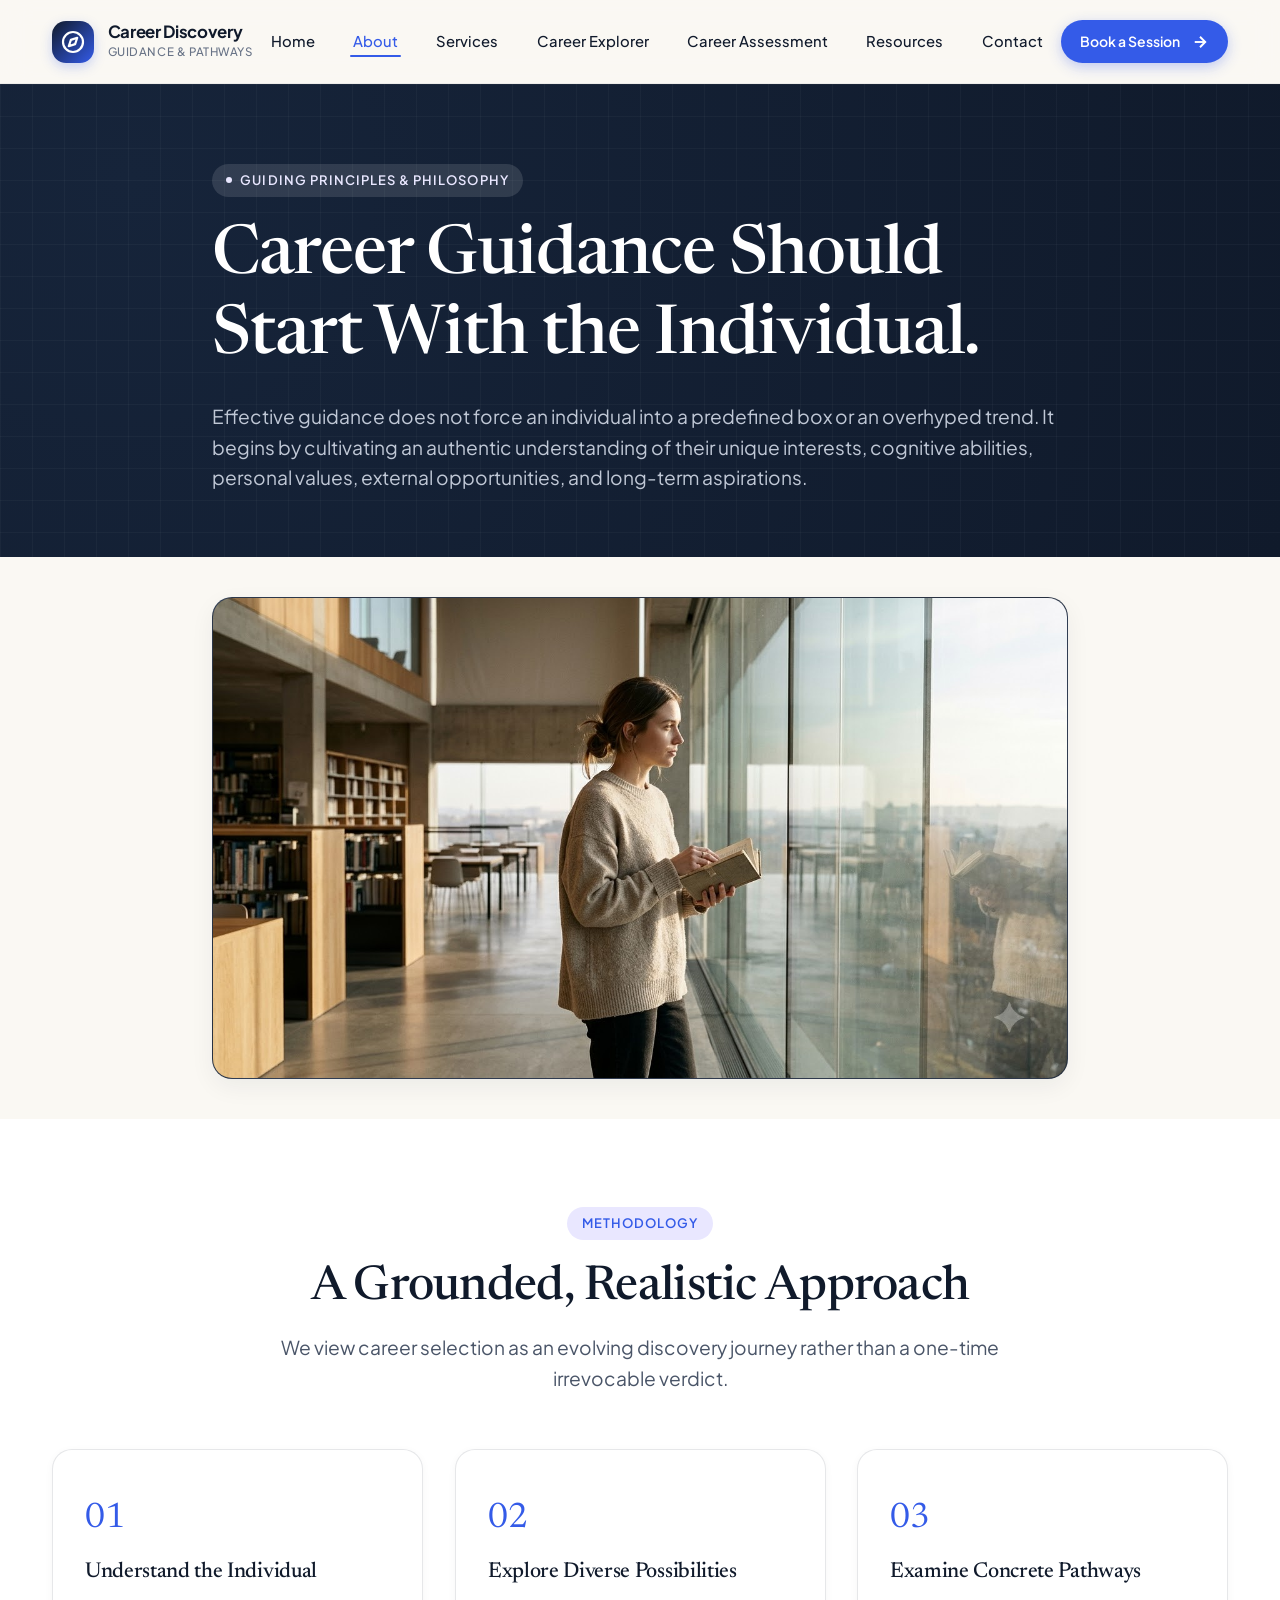
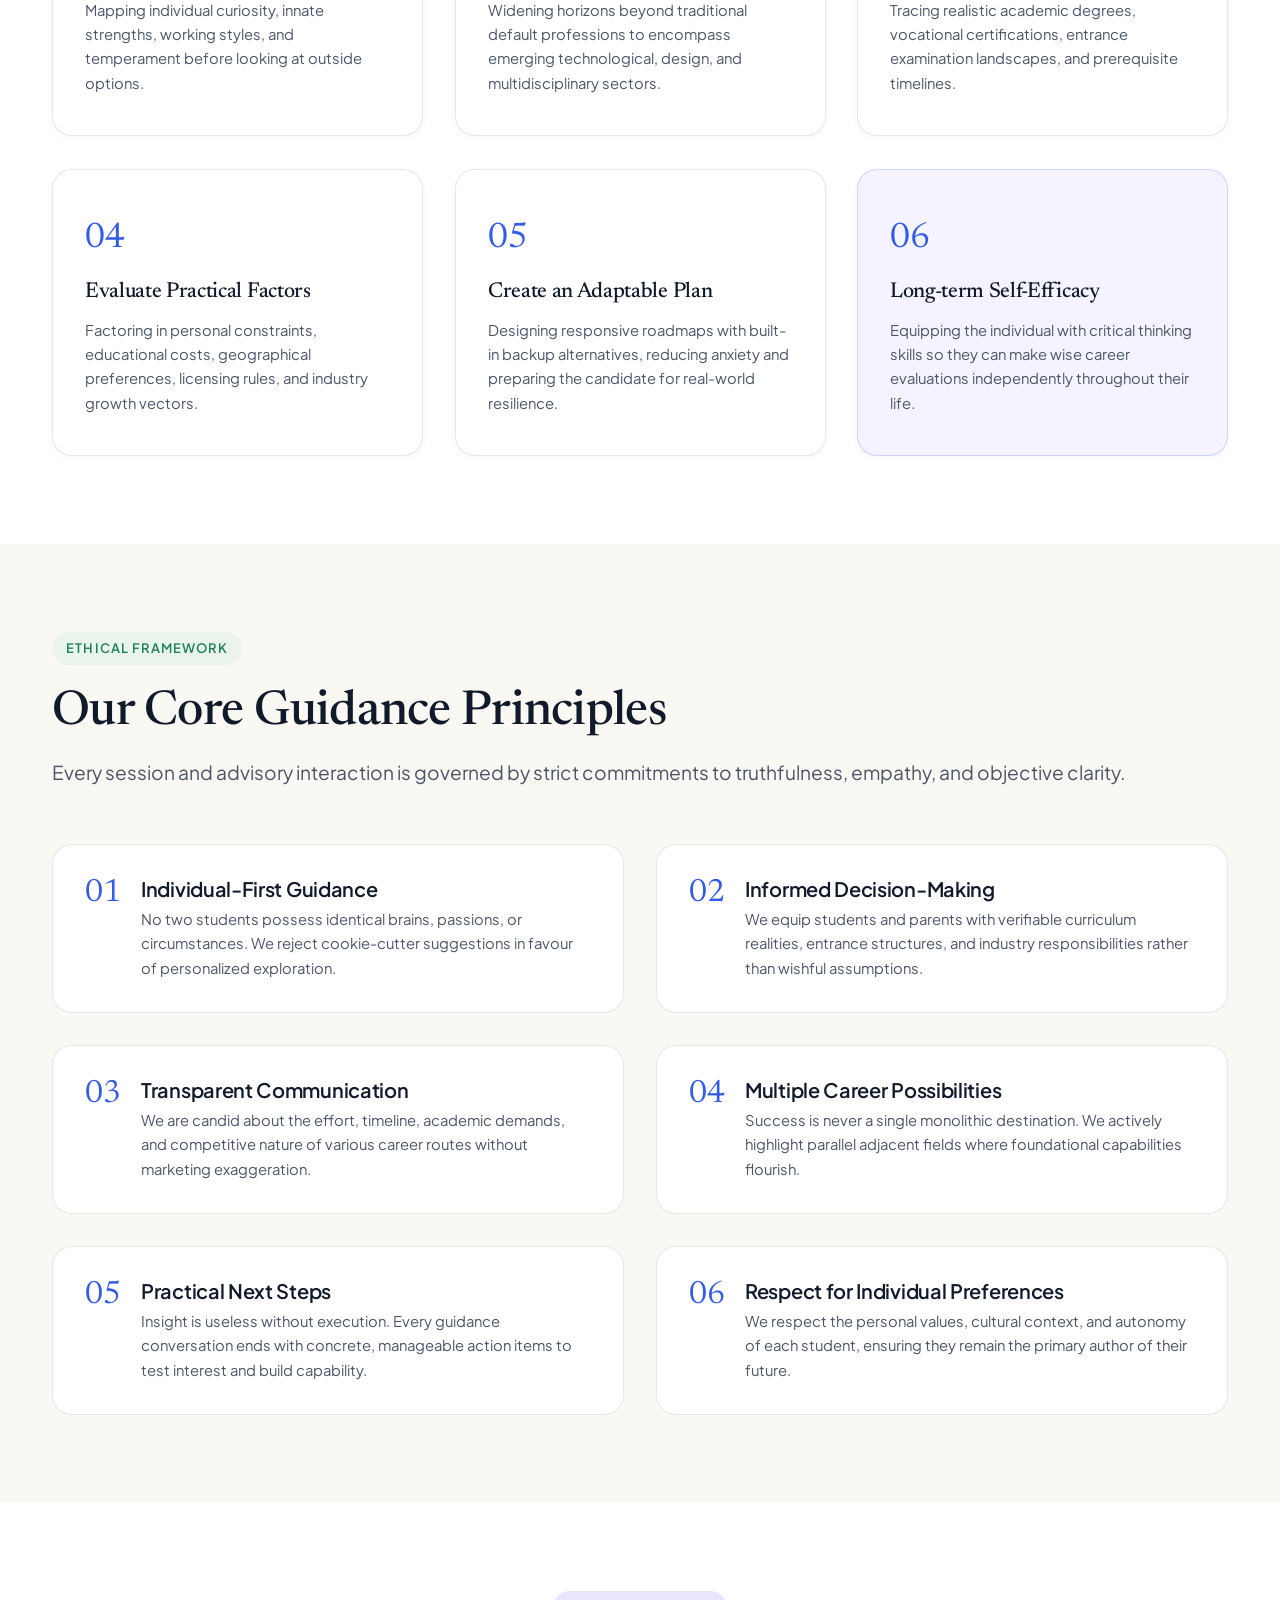
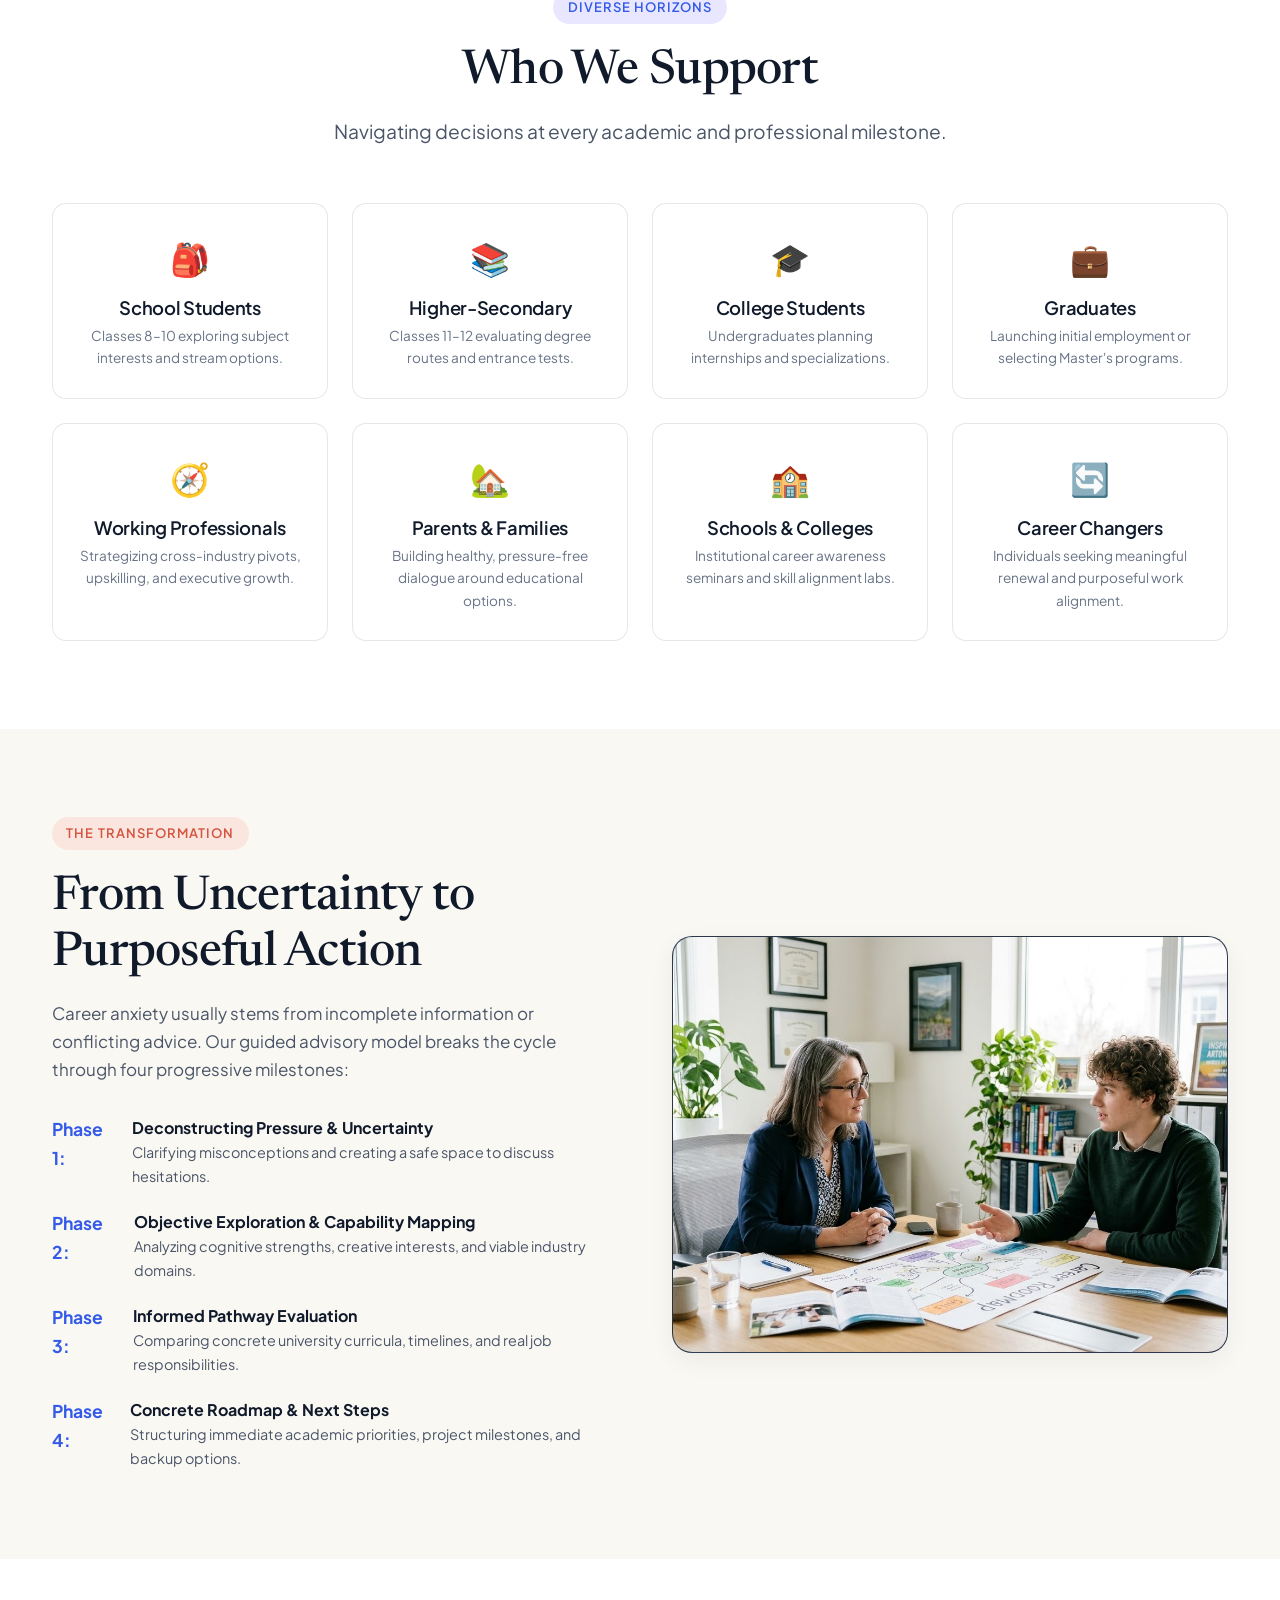
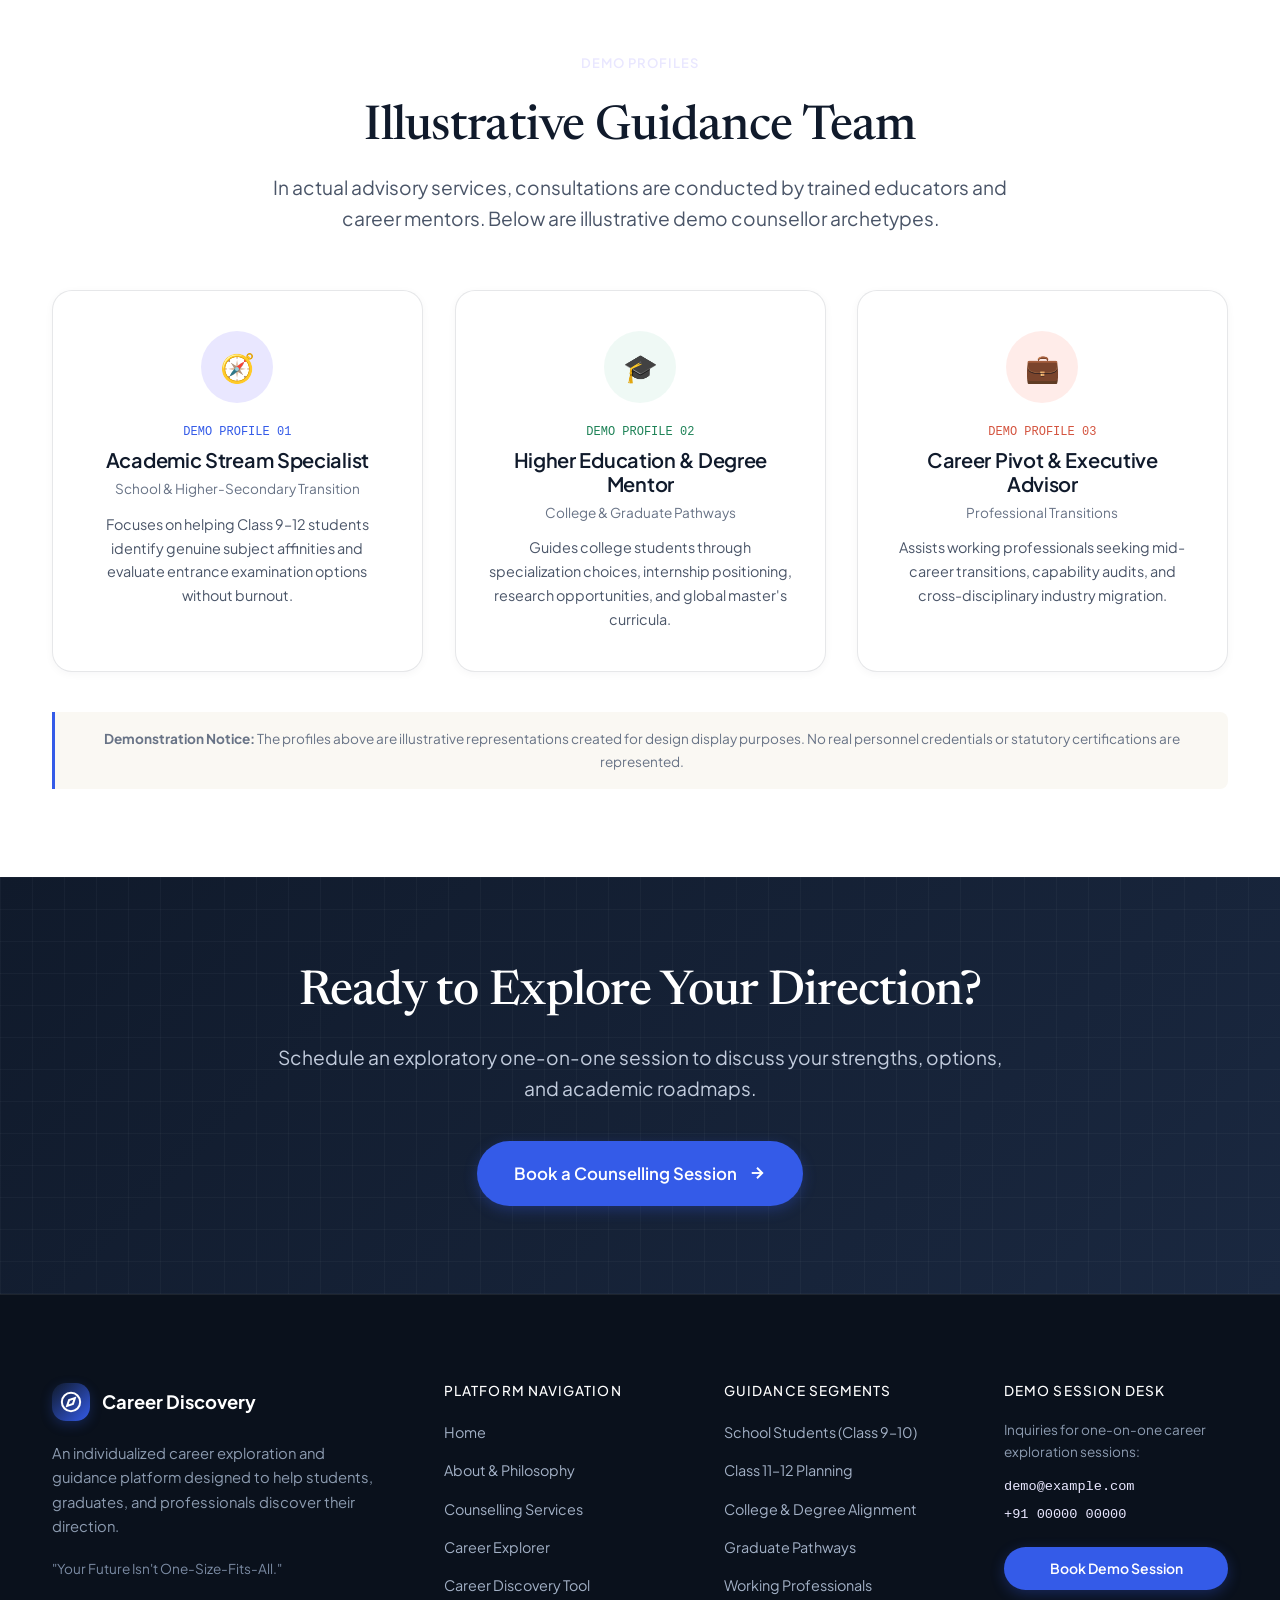
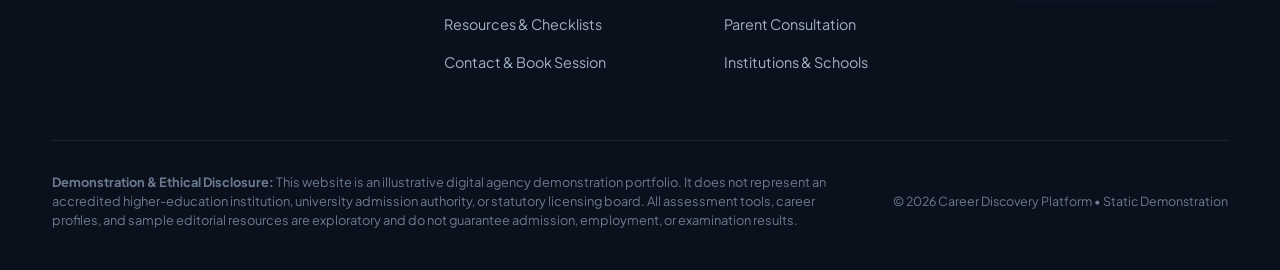
<file: about.html>
<!DOCTYPE html>
<html lang="en">
<head>
  <meta charset="UTF-8">
  <meta name="viewport" content="width=device-width, initial-scale=1.0">
  <title>About Our Guidance Approach | Career Counseling Platform</title>
  <meta name="description" content="Discover our individual-first career counseling philosophy. We help students, graduates, and professionals explore diverse pathways through evidence-guided, transparent exploration.">
  <meta name="keywords" content="about career counseling, individual-first guidance, career philosophy, educational pathways, career planning principles">
  
  <meta property="og:title" content="About Our Guidance Approach | Career Counseling Platform">
  <meta property="og:description" content="Career guidance should start with the individual: understanding interests, abilities, values, opportunities, and personal goals.">
  <meta property="og:type" content="website">
  <meta property="og:url" content="https://example.com/about.html">

  <link rel="stylesheet" href="assets/css/style.css">
  <link rel="stylesheet" href="assets/css/animations.css">
  <link rel="stylesheet" href="assets/css/responsive.css">
</head>
<body>

  <!-- Shared Site Header -->
  <header class="site-header" id="site-header">
    <div class="container nav-container">
      <a href="index.html" class="site-logo" aria-label="Career Discovery Home">
        <div class="logo-symbol">
          <svg width="24" height="24" viewBox="0 0 24 24" fill="none" stroke="currentColor" stroke-width="2.2" stroke-linecap="round" stroke-linejoin="round">
            <circle cx="12" cy="12" r="10"></circle>
            <polygon points="16.24 7.76 14.12 14.12 7.76 16.24 9.88 9.88 16.24 7.76"></polygon>
          </svg>
        </div>
        <div class="logo-text">
          <span class="logo-title">Career Discovery</span>
          <span class="logo-tagline">Guidance &amp; Pathways</span>
        </div>
      </a>

      <nav aria-label="Main Navigation">
        <ul class="nav-menu">
          <li><a href="index.html" class="nav-link">Home</a></li>
          <li><a href="about.html" class="nav-link active">About</a></li>
          <li><a href="services.html" class="nav-link">Services</a></li>
          <li><a href="career-explorer.html" class="nav-link">Career Explorer</a></li>
          <li><a href="career-assessment.html" class="nav-link">Career Assessment</a></li>
          <li><a href="resources.html" class="nav-link">Resources</a></li>
          <li><a href="contact.html" class="nav-link">Contact</a></li>
        </ul>
      </nav>

      <div class="nav-actions">
        <a href="contact.html" class="btn btn-primary btn-sm">
          Book a Session
          <svg width="15" height="15" viewBox="0 0 24 24" fill="none" stroke="currentColor" stroke-width="2.5"><line x1="5" y1="12" x2="19" y2="12"></line><polyline points="12 5 19 12 12 19"></polyline></svg>
        </a>
        <button class="mobile-toggle" aria-label="Toggle navigation menu" aria-expanded="false">
          <span></span>
        </button>
      </div>
    </div>
  </header>

  <!-- Mobile Drawer -->
  <div class="mobile-nav-drawer" id="mobile-drawer">
    <div class="mobile-nav-content">
      <div>
        <div style="display: flex; align-items: center; gap: 0.75rem; margin-bottom: 2rem;">
          <div class="logo-symbol" style="width: 36px; height: 36px;">
            <svg width="20" height="20" viewBox="0 0 24 24" fill="none" stroke="currentColor" stroke-width="2.2"><circle cx="12" cy="12" r="10"></circle><polygon points="16.24 7.76 14.12 14.12 7.76 16.24 9.88 9.88 16.24 7.76"></polygon></svg>
          </div>
          <span style="font-weight: 700; color: var(--color-navy); font-size: 1.1rem;">Career Discovery</span>
        </div>
        <ul class="mobile-nav-links">
          <li><a href="index.html" class="mobile-nav-link">Home</a></li>
          <li><a href="about.html" class="mobile-nav-link active">About</a></li>
          <li><a href="services.html" class="mobile-nav-link">Services</a></li>
          <li><a href="career-explorer.html" class="mobile-nav-link">Career Explorer</a></li>
          <li><a href="career-assessment.html" class="mobile-nav-link">Career Assessment</a></li>
          <li><a href="resources.html" class="mobile-nav-link">Resources</a></li>
          <li><a href="contact.html" class="mobile-nav-link">Contact</a></li>
        </ul>
      </div>
      <div>
        <a href="contact.html" class="btn btn-primary" style="width: 100%;">Book a Counselling Session</a>
      </div>
    </div>
  </div>

  <main id="main-content">
    <!-- ==========================================================================
         PAGE HERO: EDITORIAL PHILOSOPHY
         ========================================================================== -->
    <section class="page-hero dark-hero">
      <div class="bg-grid-subtle"></div>
      <div class="container container-narrow text-center">
        <span class="eyebrow dark reveal-on-scroll">
          <span class="eyebrow-dot"></span>
          Guiding Principles &amp; Philosophy
        </span>
        <h1 class="reveal-on-scroll stagger-1" style="margin-bottom: 1.5rem;">
          Career Guidance Should Start With the Individual.
        </h1>
        <p class="section-lead reveal-on-scroll stagger-2">
          Effective guidance does not force an individual into a predefined box or an overhyped trend. It begins by cultivating an authentic understanding of their unique interests, cognitive abilities, personal values, external opportunities, and long-term aspirations.
        </p>
      </div>
    </section>

    <!-- ==========================================================================
         IMAGE PLACEHOLDER 7: PHILOSOPHY EDITORIAL HERO
         ========================================================================== -->
    <section style="padding: 2.5rem 0; background: var(--color-ivory);">
      <div class="container container-narrow">
        <div class="image-placeholder ratio-16-9">
          <img src="images/editorial-career-discovery-philosophy.jpg" alt="Individual-first career discovery: an introspective learner reflecting on strengths and future directions" loading="lazy">
        </div>
      </div>
    </section>

    <!-- ==========================================================================
         OUR GUIDANCE PHILOSOPHY (5-PILLAR SYSTEM)
         ========================================================================== -->
    <section style="padding: 5.5rem 0; background: var(--color-white);">
      <div class="container">
        <div class="section-header text-center reveal-on-scroll">
          <span class="eyebrow">Methodology</span>
          <h2>A Grounded, Realistic Approach</h2>
          <p class="section-lead">
            We view career selection as an evolving discovery journey rather than a one-time irrevocable verdict.
          </p>
        </div>

        <div class="philosophy-grid">
          <!-- Pillar 1 -->
          <div class="philosophy-card reveal-on-scroll stagger-1">
            <div style="font-family: var(--font-serif); font-size: 2.2rem; color: var(--color-royal-blue); margin-bottom: 0.75rem;">01</div>
            <h3 style="font-size: 1.35rem; margin-bottom: 0.75rem;">Understand the Individual</h3>
            <p style="font-size: 0.925rem; color: var(--color-text-secondary);">
              Mapping individual curiosity, innate strengths, working styles, and temperament before looking at outside options.
            </p>
          </div>

          <!-- Pillar 2 -->
          <div class="philosophy-card reveal-on-scroll stagger-2">
            <div style="font-family: var(--font-serif); font-size: 2.2rem; color: var(--color-royal-blue); margin-bottom: 0.75rem;">02</div>
            <h3 style="font-size: 1.35rem; margin-bottom: 0.75rem;">Explore Diverse Possibilities</h3>
            <p style="font-size: 0.925rem; color: var(--color-text-secondary);">
              Widening horizons beyond traditional default professions to encompass emerging technological, design, and multidisciplinary sectors.
            </p>
          </div>

          <!-- Pillar 3 -->
          <div class="philosophy-card reveal-on-scroll stagger-3">
            <div style="font-family: var(--font-serif); font-size: 2.2rem; color: var(--color-royal-blue); margin-bottom: 0.75rem;">03</div>
            <h3 style="font-size: 1.35rem; margin-bottom: 0.75rem;">Examine Concrete Pathways</h3>
            <p style="font-size: 0.925rem; color: var(--color-text-secondary);">
              Tracing realistic academic degrees, vocational certifications, entrance examination landscapes, and prerequisite timelines.
            </p>
          </div>

          <!-- Pillar 4 -->
          <div class="philosophy-card reveal-on-scroll stagger-1">
            <div style="font-family: var(--font-serif); font-size: 2.2rem; color: var(--color-royal-blue); margin-bottom: 0.75rem;">04</div>
            <h3 style="font-size: 1.35rem; margin-bottom: 0.75rem;">Evaluate Practical Factors</h3>
            <p style="font-size: 0.925rem; color: var(--color-text-secondary);">
              Factoring in personal constraints, educational costs, geographical preferences, licensing rules, and industry growth vectors.
            </p>
          </div>

          <!-- Pillar 5 -->
          <div class="philosophy-card reveal-on-scroll stagger-2">
            <div style="font-family: var(--font-serif); font-size: 2.2rem; color: var(--color-royal-blue); margin-bottom: 0.75rem;">05</div>
            <h3 style="font-size: 1.35rem; margin-bottom: 0.75rem;">Create an Adaptable Plan</h3>
            <p style="font-size: 0.925rem; color: var(--color-text-secondary);">
              Designing responsive roadmaps with built-in backup alternatives, reducing anxiety and preparing the candidate for real-world resilience.
            </p>
          </div>

          <!-- Pillar 6 (Bonus Principle) -->
          <div class="philosophy-card reveal-on-scroll stagger-3" style="background: var(--color-lavender-light); border-color: rgba(52, 91, 232, 0.2);">
            <div style="font-family: var(--font-serif); font-size: 2.2rem; color: var(--color-royal-blue); margin-bottom: 0.75rem;">06</div>
            <h3 style="font-size: 1.35rem; margin-bottom: 0.75rem;">Long-term Self-Efficacy</h3>
            <p style="font-size: 0.925rem; color: var(--color-text-secondary);">
              Equipping the individual with critical thinking skills so they can make wise career evaluations independently throughout their life.
            </p>
          </div>
        </div>
      </div>
    </section>

    <!-- ==========================================================================
         COUNSELLING PRINCIPLES (Core Values)
         ========================================================================== -->
    <section style="padding: 5.5rem 0; background: var(--color-ivory);">
      <div class="container">
        <div class="section-header reveal-on-scroll">
          <span class="eyebrow mint">Ethical Framework</span>
          <h2>Our Core Guidance Principles</h2>
          <p class="section-lead">
            Every session and advisory interaction is governed by strict commitments to truthfulness, empathy, and objective clarity.
          </p>
        </div>

        <div class="principles-list">
          <!-- Principle 1 -->
          <div class="principle-item reveal-on-scroll stagger-1">
            <div class="principle-num">01</div>
            <div>
              <h4 style="font-size: 1.25rem; margin-bottom: 0.4rem; color: var(--color-navy);">Individual-First Guidance</h4>
              <p style="font-size: 0.925rem; color: var(--color-text-secondary); margin-bottom: 0;">
                No two students possess identical brains, passions, or circumstances. We reject cookie-cutter suggestions in favour of personalized exploration.
              </p>
            </div>
          </div>

          <!-- Principle 2 -->
          <div class="principle-item reveal-on-scroll stagger-2">
            <div class="principle-num">02</div>
            <div>
              <h4 style="font-size: 1.25rem; margin-bottom: 0.4rem; color: var(--color-navy);">Informed Decision-Making</h4>
              <p style="font-size: 0.925rem; color: var(--color-text-secondary); margin-bottom: 0;">
                We equip students and parents with verifiable curriculum realities, entrance structures, and industry responsibilities rather than wishful assumptions.
              </p>
            </div>
          </div>

          <!-- Principle 3 -->
          <div class="principle-item reveal-on-scroll stagger-1">
            <div class="principle-num">03</div>
            <div>
              <h4 style="font-size: 1.25rem; margin-bottom: 0.4rem; color: var(--color-navy);">Transparent Communication</h4>
              <p style="font-size: 0.925rem; color: var(--color-text-secondary); margin-bottom: 0;">
                We are candid about the effort, timeline, academic demands, and competitive nature of various career routes without marketing exaggeration.
              </p>
            </div>
          </div>

          <!-- Principle 4 -->
          <div class="principle-item reveal-on-scroll stagger-2">
            <div class="principle-num">04</div>
            <div>
              <h4 style="font-size: 1.25rem; margin-bottom: 0.4rem; color: var(--color-navy);">Multiple Career Possibilities</h4>
              <p style="font-size: 0.925rem; color: var(--color-text-secondary); margin-bottom: 0;">
                Success is never a single monolithic destination. We actively highlight parallel adjacent fields where foundational capabilities flourish.
              </p>
            </div>
          </div>

          <!-- Principle 5 -->
          <div class="principle-item reveal-on-scroll stagger-1">
            <div class="principle-num">05</div>
            <div>
              <h4 style="font-size: 1.25rem; margin-bottom: 0.4rem; color: var(--color-navy);">Practical Next Steps</h4>
              <p style="font-size: 0.925rem; color: var(--color-text-secondary); margin-bottom: 0;">
                Insight is useless without execution. Every guidance conversation ends with concrete, manageable action items to test interest and build capability.
              </p>
            </div>
          </div>

          <!-- Principle 6 -->
          <div class="principle-item reveal-on-scroll stagger-2">
            <div class="principle-num">06</div>
            <div>
              <h4 style="font-size: 1.25rem; margin-bottom: 0.4rem; color: var(--color-navy);">Respect for Individual Preferences</h4>
              <p style="font-size: 0.925rem; color: var(--color-text-secondary); margin-bottom: 0;">
                We respect the personal values, cultural context, and autonomy of each student, ensuring they remain the primary author of their future.
              </p>
            </div>
          </div>
        </div>
      </div>
    </section>

    <!-- ==========================================================================
         WHO WE SUPPORT (Audience Segments)
         ========================================================================== -->
    <section style="padding: 5.5rem 0; background: var(--color-white);">
      <div class="container">
        <div class="section-header text-center reveal-on-scroll">
          <span class="eyebrow">Diverse Horizons</span>
          <h2>Who We Support</h2>
          <p class="section-lead">
            Navigating decisions at every academic and professional milestone.
          </p>
        </div>

        <div class="support-groups-grid">
          <!-- 1. School Students -->
          <div class="support-group-pill reveal-on-scroll stagger-1">
            <div style="font-size: 2rem; margin-bottom: 0.75rem;">🎒</div>
            <h4 style="font-size: 1.15rem; margin-bottom: 0.4rem; color: var(--color-navy);">School Students</h4>
            <p style="font-size: 0.85rem; color: var(--color-text-muted); margin-bottom: 0;">Classes 8–10 exploring subject interests and stream options.</p>
          </div>

          <!-- 2. Higher-Secondary Students -->
          <div class="support-group-pill reveal-on-scroll stagger-2">
            <div style="font-size: 2rem; margin-bottom: 0.75rem;">📚</div>
            <h4 style="font-size: 1.15rem; margin-bottom: 0.4rem; color: var(--color-navy);">Higher-Secondary</h4>
            <p style="font-size: 0.85rem; color: var(--color-text-muted); margin-bottom: 0;">Classes 11–12 evaluating degree routes and entrance tests.</p>
          </div>

          <!-- 3. College Students -->
          <div class="support-group-pill reveal-on-scroll stagger-3">
            <div style="font-size: 2rem; margin-bottom: 0.75rem;">🎓</div>
            <h4 style="font-size: 1.15rem; margin-bottom: 0.4rem; color: var(--color-navy);">College Students</h4>
            <p style="font-size: 0.85rem; color: var(--color-text-muted); margin-bottom: 0;">Undergraduates planning internships and specializations.</p>
          </div>

          <!-- 4. Graduates -->
          <div class="support-group-pill reveal-on-scroll stagger-4">
            <div style="font-size: 2rem; margin-bottom: 0.75rem;">💼</div>
            <h4 style="font-size: 1.15rem; margin-bottom: 0.4rem; color: var(--color-navy);">Graduates</h4>
            <p style="font-size: 0.85rem; color: var(--color-text-muted); margin-bottom: 0;">Launching initial employment or selecting Master's programs.</p>
          </div>

          <!-- 5. Working Professionals -->
          <div class="support-group-pill reveal-on-scroll stagger-1">
            <div style="font-size: 2rem; margin-bottom: 0.75rem;">🧭</div>
            <h4 style="font-size: 1.15rem; margin-bottom: 0.4rem; color: var(--color-navy);">Working Professionals</h4>
            <p style="font-size: 0.85rem; color: var(--color-text-muted); margin-bottom: 0;">Strategizing cross-industry pivots, upskilling, and executive growth.</p>
          </div>

          <!-- 6. Parents and Families -->
          <div class="support-group-pill reveal-on-scroll stagger-2">
            <div style="font-size: 2rem; margin-bottom: 0.75rem;">🏡</div>
            <h4 style="font-size: 1.15rem; margin-bottom: 0.4rem; color: var(--color-navy);">Parents &amp; Families</h4>
            <p style="font-size: 0.85rem; color: var(--color-text-muted); margin-bottom: 0;">Building healthy, pressure-free dialogue around educational options.</p>
          </div>

          <!-- 7. Educational Institutions -->
          <div class="support-group-pill reveal-on-scroll stagger-3">
            <div style="font-size: 2rem; margin-bottom: 0.75rem;">🏫</div>
            <h4 style="font-size: 1.15rem; margin-bottom: 0.4rem; color: var(--color-navy);">Schools &amp; Colleges</h4>
            <p style="font-size: 0.85rem; color: var(--color-text-muted); margin-bottom: 0;">Institutional career awareness seminars and skill alignment labs.</p>
          </div>

          <!-- 8. Career Changers -->
          <div class="support-group-pill reveal-on-scroll stagger-4">
            <div style="font-size: 2rem; margin-bottom: 0.75rem;">🔄</div>
            <h4 style="font-size: 1.15rem; margin-bottom: 0.4rem; color: var(--color-navy);">Career Changers</h4>
            <p style="font-size: 0.85rem; color: var(--color-text-muted); margin-bottom: 0;">Individuals seeking meaningful renewal and purposeful work alignment.</p>
          </div>
        </div>
      </div>
    </section>

    <!-- ==========================================================================
         THE COUNSELLING APPROACH: FROM UNCERTAINTY TO ACTION
         ========================================================================== -->
    <section style="padding: 5.5rem 0; background: var(--color-ivory);">
      <div class="container">
        <div class="service-grid">
          <div class="reveal-on-scroll">
            <span class="eyebrow coral">The Transformation</span>
            <h2>From Uncertainty to Purposeful Action</h2>
            <p style="color: var(--color-text-secondary); margin-top: 1rem;">
              Career anxiety usually stems from incomplete information or conflicting advice. Our guided advisory model breaks the cycle through four progressive milestones:
            </p>
            <div style="margin-top: 2rem; display: flex; flex-direction: column; gap: 1.25rem;">
              <div style="display: flex; gap: 1rem; align-items: flex-start;">
                <span style="font-weight: 700; color: var(--color-royal-blue); font-size: 1.1rem;">Phase 1:</span>
                <div>
                  <strong style="color: var(--color-navy);">Deconstructing Pressure &amp; Uncertainty</strong>
                  <p style="font-size: 0.9rem; color: var(--color-text-secondary); margin-bottom: 0;">Clarifying misconceptions and creating a safe space to discuss hesitations.</p>
                </div>
              </div>
              <div style="display: flex; gap: 1rem; align-items: flex-start;">
                <span style="font-weight: 700; color: var(--color-royal-blue); font-size: 1.1rem;">Phase 2:</span>
                <div>
                  <strong style="color: var(--color-navy);">Objective Exploration &amp; Capability Mapping</strong>
                  <p style="font-size: 0.9rem; color: var(--color-text-secondary); margin-bottom: 0;">Analyzing cognitive strengths, creative interests, and viable industry domains.</p>
                </div>
              </div>
              <div style="display: flex; gap: 1rem; align-items: flex-start;">
                <span style="font-weight: 700; color: var(--color-royal-blue); font-size: 1.1rem;">Phase 3:</span>
                <div>
                  <strong style="color: var(--color-navy);">Informed Pathway Evaluation</strong>
                  <p style="font-size: 0.9rem; color: var(--color-text-secondary); margin-bottom: 0;">Comparing concrete university curricula, timelines, and real job responsibilities.</p>
                </div>
              </div>
              <div style="display: flex; gap: 1rem; align-items: flex-start;">
                <span style="font-weight: 700; color: var(--color-royal-blue); font-size: 1.1rem;">Phase 4:</span>
                <div>
                  <strong style="color: var(--color-navy);">Concrete Roadmap &amp; Next Steps</strong>
                  <p style="font-size: 0.9rem; color: var(--color-text-secondary); margin-bottom: 0;">Structuring immediate academic priorities, project milestones, and backup options.</p>
                </div>
              </div>
            </div>
          </div>

          <!-- Image 08: Counsellor & Student Mentorship Dialogue -->
          <div class="reveal-on-scroll stagger-2">
            <div class="image-placeholder ratio-4-3">
              <img src="images/counsellor-and-student-mentorship-dialogue.jpg" alt="An empathetic career counsellor and student in focused, constructive conversation" loading="lazy">
            </div>
          </div>
        </div>
      </div>
    </section>

    <!-- ==========================================================================
         ILLUSTRATIVE ADVISORY PROFILES (Demo Marked)
         ========================================================================== -->
    <section style="padding: 5.5rem 0; background: var(--color-white);">
      <div class="container">
        <div class="section-header text-center reveal-on-scroll">
          <span class="eyebrow dark">Demo Profiles</span>
          <h2>Illustrative Guidance Team</h2>
          <p class="section-lead">
            In actual advisory services, consultations are conducted by trained educators and career mentors. Below are illustrative demo counsellor archetypes.
          </p>
        </div>

        <div style="display: grid; grid-template-columns: repeat(3, 1fr); gap: 2rem;">
          <!-- Profile 1 -->
          <div class="philosophy-card reveal-on-scroll stagger-1" style="text-align: center;">
            <div style="width: 72px; height: 72px; border-radius: 50%; background: var(--color-lavender); display: flex; align-items: center; justify-content: center; margin: 0 auto 1.25rem; font-size: 1.75rem;">
              🧭
            </div>
            <div style="font-size: 0.75rem; text-transform: uppercase; font-family: var(--font-mono); color: var(--color-royal-blue); margin-bottom: 0.35rem;">Demo Profile 01</div>
            <h4 style="font-size: 1.25rem; color: var(--color-navy); margin-bottom: 0.4rem;">Academic Stream Specialist</h4>
            <p style="font-size: 0.85rem; color: var(--color-text-muted); margin-bottom: 0.75rem;">School &amp; Higher-Secondary Transition</p>
            <p style="font-size: 0.9rem; color: var(--color-text-secondary); margin-bottom: 0;">
              Focuses on helping Class 9–12 students identify genuine subject affinities and evaluate entrance examination options without burnout.
            </p>
          </div>

          <!-- Profile 2 -->
          <div class="philosophy-card reveal-on-scroll stagger-2" style="text-align: center;">
            <div style="width: 72px; height: 72px; border-radius: 50%; background: var(--color-mint-subtle); display: flex; align-items: center; justify-content: center; margin: 0 auto 1.25rem; font-size: 1.75rem;">
              🎓
            </div>
            <div style="font-size: 0.75rem; text-transform: uppercase; font-family: var(--font-mono); color: #1E8257; margin-bottom: 0.35rem;">Demo Profile 02</div>
            <h4 style="font-size: 1.25rem; color: var(--color-navy); margin-bottom: 0.4rem;">Higher Education &amp; Degree Mentor</h4>
            <p style="font-size: 0.85rem; color: var(--color-text-muted); margin-bottom: 0.75rem;">College &amp; Graduate Pathways</p>
            <p style="font-size: 0.9rem; color: var(--color-text-secondary); margin-bottom: 0;">
              Guides college students through specialization choices, internship positioning, research opportunities, and global master's curricula.
            </p>
          </div>

          <!-- Profile 3 -->
          <div class="philosophy-card reveal-on-scroll stagger-3" style="text-align: center;">
            <div style="width: 72px; height: 72px; border-radius: 50%; background: var(--color-coral-subtle); display: flex; align-items: center; justify-content: center; margin: 0 auto 1.25rem; font-size: 1.75rem;">
              💼
            </div>
            <div style="font-size: 0.75rem; text-transform: uppercase; font-family: var(--font-mono); color: var(--color-coral-dark); margin-bottom: 0.35rem;">Demo Profile 03</div>
            <h4 style="font-size: 1.25rem; color: var(--color-navy); margin-bottom: 0.4rem;">Career Pivot &amp; Executive Advisor</h4>
            <p style="font-size: 0.85rem; color: var(--color-text-muted); margin-bottom: 0.75rem;">Professional Transitions</p>
            <p style="font-size: 0.9rem; color: var(--color-text-secondary); margin-bottom: 0;">
              Assists working professionals seeking mid-career transitions, capability audits, and cross-disciplinary industry migration.
            </p>
          </div>
        </div>

        <div class="disclaimer-box" style="margin-top: 2.5rem; text-align: center;">
          <strong>Demonstration Notice:</strong> The profiles above are illustrative representations created for design display purposes. No real personnel credentials or statutory certifications are represented.
        </div>
      </div>
    </section>

    <!-- Closing CTA Banner -->
    <section class="section-closing-cta">
      <div class="bg-grid-subtle"></div>
      <div class="container">
        <div class="closing-box reveal-on-scroll">
          <h2>Ready to Explore Your Direction?</h2>
          <p>
            Schedule an exploratory one-on-one session to discuss your strengths, options, and academic roadmaps.
          </p>
          <a href="contact.html" class="btn btn-primary btn-lg">
            Book a Counselling Session
            <svg width="18" height="18" viewBox="0 0 24 24" fill="none" stroke="currentColor" stroke-width="2.5"><line x1="5" y1="12" x2="19" y2="12"></line><polyline points="12 5 19 12 12 19"></polyline></svg>
          </a>
        </div>
      </div>
    </section>
  </main>

  <!-- Shared Site Footer -->
  <footer class="site-footer">
    <div class="container">
      <div class="footer-top">
        <div class="footer-brand">
          <div style="display: flex; align-items: center; gap: 0.75rem;">
            <div class="logo-symbol" style="width: 38px; height: 38px;">
              <svg width="22" height="22" viewBox="0 0 24 24" fill="none" stroke="currentColor" stroke-width="2.2"><circle cx="12" cy="12" r="10"></circle><polygon points="16.24 7.76 14.12 14.12 7.76 16.24 9.88 9.88 16.24 7.76"></polygon></svg>
            </div>
            <span style="font-weight: 700; color: var(--color-white); font-size: 1.15rem;">Career Discovery</span>
          </div>
          <p>
            An individualized career exploration and guidance platform designed to help students, graduates, and professionals discover their direction.
          </p>
          <div style="margin-top: 1.25rem; font-size: 0.85rem; color: #7B8BA3;">
            "Your Future Isn't One-Size-Fits-All."
          </div>
        </div>

        <div class="footer-col">
          <h5>Platform Navigation</h5>
          <ul class="footer-links">
            <li><a href="index.html">Home</a></li>
            <li><a href="about.html">About &amp; Philosophy</a></li>
            <li><a href="services.html">Counselling Services</a></li>
            <li><a href="career-explorer.html">Career Explorer</a></li>
            <li><a href="career-assessment.html">Career Discovery Tool</a></li>
            <li><a href="resources.html">Resources &amp; Checklists</a></li>
            <li><a href="contact.html">Contact &amp; Book Session</a></li>
          </ul>
        </div>

        <div class="footer-col">
          <h5>Guidance Segments</h5>
          <ul class="footer-links">
            <li><a href="services.html#school-services">School Students (Class 9–10)</a></li>
            <li><a href="services.html#higher-sec-services">Class 11–12 Planning</a></li>
            <li><a href="services.html#college-services">College &amp; Degree Alignment</a></li>
            <li><a href="services.html#graduate-services">Graduate Pathways</a></li>
            <li><a href="services.html#professional-services">Working Professionals</a></li>
            <li><a href="services.html#parent-services">Parent Consultation</a></li>
            <li><a href="services.html#institutional-services">Institutions &amp; Schools</a></li>
          </ul>
        </div>

        <div class="footer-col">
          <h5>Demo Session Desk</h5>
          <p style="font-size: 0.85rem; color: #8C9BB0; margin-bottom: 0.75rem;">
            Inquiries for one-on-one career exploration sessions:
          </p>
          <div style="font-family: var(--font-mono); font-size: 0.85rem; color: var(--color-lavender); margin-bottom: 0.4rem;">
            demo@example.com
          </div>
          <div style="font-family: var(--font-mono); font-size: 0.85rem; color: var(--color-lavender); margin-bottom: 1.25rem;">
            +91 00000 00000
          </div>
          <a href="contact.html" class="btn btn-primary btn-sm" style="width: 100%;">Book Demo Session</a>
        </div>
      </div>

      <div class="footer-bottom">
        <div class="footer-disclaimer">
          <strong>Demonstration &amp; Ethical Disclosure:</strong> This website is an illustrative digital agency demonstration portfolio. It does not represent an accredited higher-education institution, university admission authority, or statutory licensing board. All assessment tools, career profiles, and sample editorial resources are exploratory and do not guarantee admission, employment, or examination results.
        </div>
        <div style="color: #6C7A90; font-size: 0.78rem;">
          &copy; 2026 Career Discovery Platform • Static Demonstration
        </div>
      </div>
    </div>
  </footer>

  <script src="assets/js/main.js"></script>
</body>
</html>
</file>
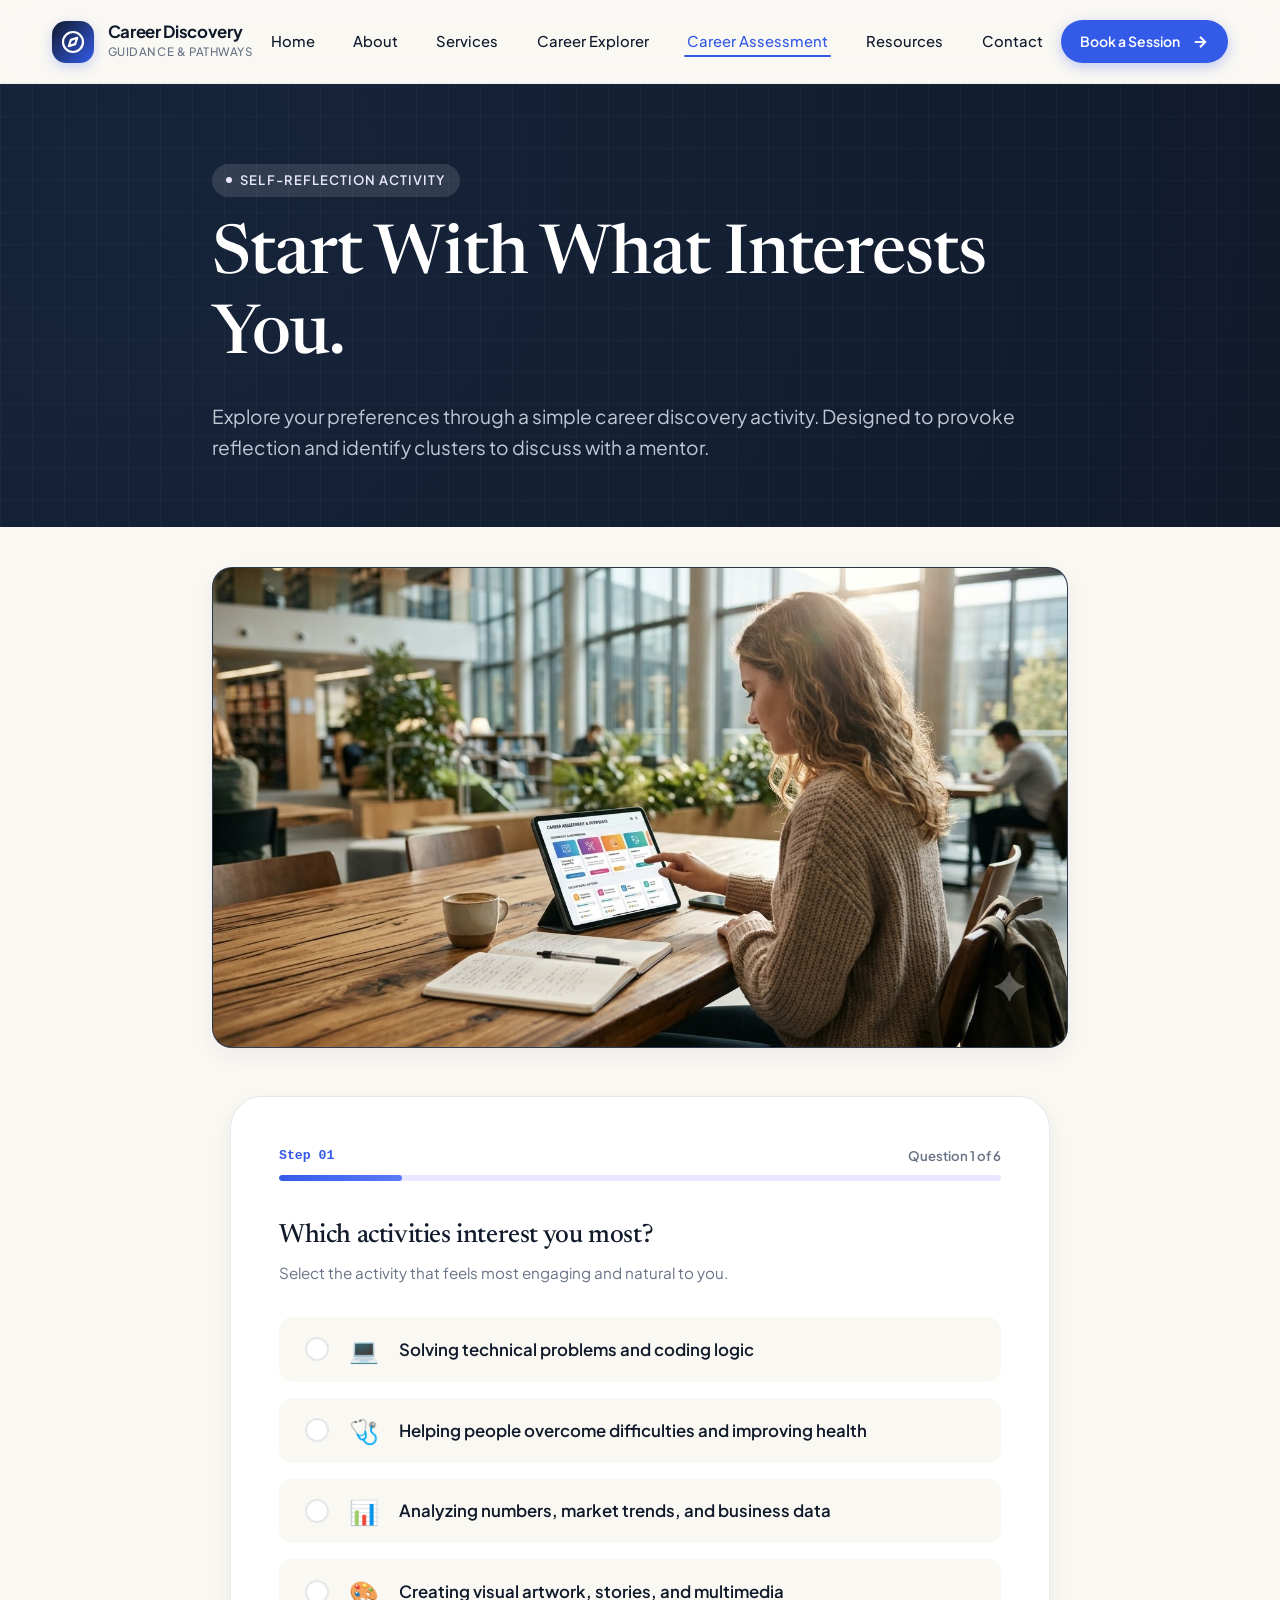
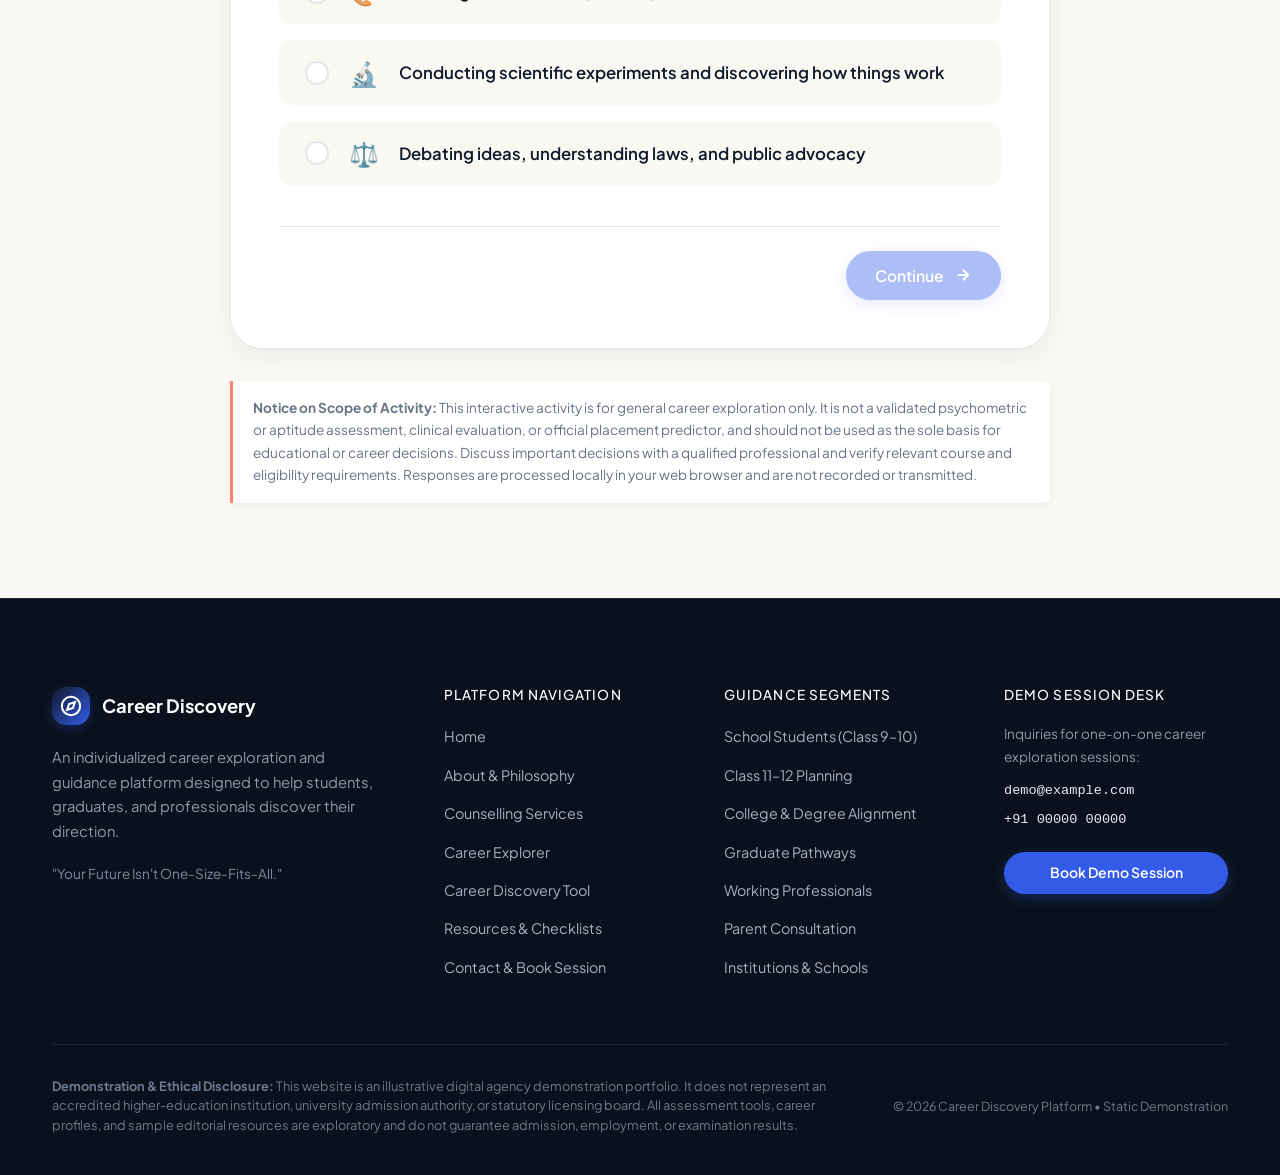
<file: career-assessment.html>
<!DOCTYPE html>
<html lang="en">
<head>
  <meta charset="UTF-8">
  <meta name="viewport" content="width=device-width, initial-scale=1.0">
  <title>Career Discovery Tool | Interactive Career Exploration Activity</title>
  <meta name="description" content="Explore your preferences through our interactive career discovery tool. Discover matching exploration clusters and guided questions for career counseling.">
  <meta name="keywords" content="career assessment, career discovery tool, career interests questionnaire, career planning activity, career clusters">
  
  <meta property="og:title" content="Career Discovery Tool | Interactive Career Exploration Activity">
  <meta property="og:description" content="Start with what interests you. Explore your preferences through a simple, transparent career discovery questionnaire.">
  <meta property="og:type" content="website">
  <meta property="og:url" content="https://example.com/career-assessment.html">

  <link rel="stylesheet" href="assets/css/style.css">
  <link rel="stylesheet" href="assets/css/animations.css">
  <link rel="stylesheet" href="assets/css/responsive.css">
</head>
<body>

  <!-- Shared Site Header -->
  <header class="site-header" id="site-header">
    <div class="container nav-container">
      <a href="index.html" class="site-logo" aria-label="Career Discovery Home">
        <div class="logo-symbol">
          <svg width="24" height="24" viewBox="0 0 24 24" fill="none" stroke="currentColor" stroke-width="2.2" stroke-linecap="round" stroke-linejoin="round">
            <circle cx="12" cy="12" r="10"></circle>
            <polygon points="16.24 7.76 14.12 14.12 7.76 16.24 9.88 9.88 16.24 7.76"></polygon>
          </svg>
        </div>
        <div class="logo-text">
          <span class="logo-title">Career Discovery</span>
          <span class="logo-tagline">Guidance &amp; Pathways</span>
        </div>
      </a>

      <nav aria-label="Main Navigation">
        <ul class="nav-menu">
          <li><a href="index.html" class="nav-link">Home</a></li>
          <li><a href="about.html" class="nav-link">About</a></li>
          <li><a href="services.html" class="nav-link">Services</a></li>
          <li><a href="career-explorer.html" class="nav-link">Career Explorer</a></li>
          <li><a href="career-assessment.html" class="nav-link active">Career Assessment</a></li>
          <li><a href="resources.html" class="nav-link">Resources</a></li>
          <li><a href="contact.html" class="nav-link">Contact</a></li>
        </ul>
      </nav>

      <div class="nav-actions">
        <a href="contact.html" class="btn btn-primary btn-sm">
          Book a Session
          <svg width="15" height="15" viewBox="0 0 24 24" fill="none" stroke="currentColor" stroke-width="2.5"><line x1="5" y1="12" x2="19" y2="12"></line><polyline points="12 5 19 12 12 19"></polyline></svg>
        </a>
        <button class="mobile-toggle" aria-label="Toggle navigation menu" aria-expanded="false">
          <span></span>
        </button>
      </div>
    </div>
  </header>

  <!-- Mobile Drawer -->
  <div class="mobile-nav-drawer" id="mobile-drawer">
    <div class="mobile-nav-content">
      <div>
        <div style="display: flex; align-items: center; gap: 0.75rem; margin-bottom: 2rem;">
          <div class="logo-symbol" style="width: 36px; height: 36px;">
            <svg width="20" height="20" viewBox="0 0 24 24" fill="none" stroke="currentColor" stroke-width="2.2"><circle cx="12" cy="12" r="10"></circle><polygon points="16.24 7.76 14.12 14.12 7.76 16.24 9.88 9.88 16.24 7.76"></polygon></svg>
          </div>
          <span style="font-weight: 700; color: var(--color-navy); font-size: 1.1rem;">Career Discovery</span>
        </div>
        <ul class="mobile-nav-links">
          <li><a href="index.html" class="mobile-nav-link">Home</a></li>
          <li><a href="about.html" class="mobile-nav-link">About</a></li>
          <li><a href="services.html" class="mobile-nav-link">Services</a></li>
          <li><a href="career-explorer.html" class="mobile-nav-link">Career Explorer</a></li>
          <li><a href="career-assessment.html" class="mobile-nav-link active">Career Assessment</a></li>
          <li><a href="resources.html" class="mobile-nav-link">Resources</a></li>
          <li><a href="contact.html" class="mobile-nav-link">Contact</a></li>
        </ul>
      </div>
      <div>
        <a href="contact.html" class="btn btn-primary" style="width: 100%;">Book a Counselling Session</a>
      </div>
    </div>
  </div>

  <main id="main-content">
    <!-- ==========================================================================
         PAGE HERO: CAREER DISCOVERY ACTIVITY
         ========================================================================== -->
    <section class="page-hero dark-hero">
      <div class="bg-grid-subtle"></div>
      <div class="container container-narrow text-center">
        <span class="eyebrow dark reveal-on-scroll">
          <span class="eyebrow-dot"></span>
          Self-Reflection Activity
        </span>
        <h1 class="reveal-on-scroll stagger-1" style="margin-bottom: 1.5rem;">
          Start With What Interests You.
        </h1>
        <p class="section-lead reveal-on-scroll stagger-2">
          Explore your preferences through a simple career discovery activity. Designed to provoke reflection and identify clusters to discuss with a mentor.
        </p>
      </div>
    </section>

    <!-- Image 11: interactive-career-discovery-journey.jpg -->
    <section style="padding: 2.5rem 0 1rem; background: var(--color-ivory);">
      <div class="container container-narrow">
        <div class="image-placeholder ratio-16-9">
          <img src="images/interactive-career-discovery-journey.jpg" alt="Interactive digital career discovery workflow with step-by-step reflection screens" loading="lazy">
        </div>
      </div>
    </section>

    <!-- ==========================================================================
         DISCOVERY ACTIVITY INTERFACE
         ========================================================================== -->
    <section style="padding: 2rem 0 6rem; background: var(--color-ivory);">
      <div class="container">
        <!-- Interactive Card Wrapper -->
        <div class="assessment-container reveal-on-scroll" id="quiz-wrapper">
          <!-- Progress Header -->
          <div class="progress-header">
            <div class="progress-status">
              <span id="quiz-step-number" style="font-family: var(--font-mono); color: var(--color-royal-blue);">Step 01</span>
              <span id="quiz-progress-text">Question 1 of 6</span>
            </div>
            <div class="progress-track" style="margin-top: 0.5rem;">
              <div class="progress-bar-fill" id="quiz-progress-bar"></div>
            </div>
          </div>

          <!-- Dynamic Question Card Injected Here -->
          <div id="quiz-question-card">
            <!-- Rendered by career-discovery.js -->
          </div>

          <!-- Results Card Injected Here -->
          <div id="quiz-results-card" class="results-screen">
            <!-- Rendered by career-discovery.js -->
          </div>

          <!-- Navigation Controls (Back / Continue) -->
          <div class="quiz-nav-controls">
            <button type="button" class="btn btn-secondary" id="quiz-prev-btn" style="visibility: hidden;">
              ← Back
            </button>
            <button type="button" class="btn btn-primary" id="quiz-next-btn">
              Continue
              <svg width="18" height="18" viewBox="0 0 24 24" fill="none" stroke="currentColor" stroke-width="2.5"><line x1="5" y1="12" x2="19" y2="12"></line><polyline points="12 5 19 12 12 19"></polyline></svg>
            </button>
          </div>
        </div>

        <!-- Prominent Ethical Disclaimer (Always Visible) -->
        <div style="max-width: 820px; margin: 2rem auto 0;" class="reveal-on-scroll">
          <div class="disclaimer-box" style="background: var(--color-white); border-color: var(--color-coral); box-shadow: var(--shadow-sm);">
            <strong>Notice on Scope of Activity:</strong> This interactive activity is for general career exploration only. It is not a validated psychometric or aptitude assessment, clinical evaluation, or official placement predictor, and should not be used as the sole basis for educational or career decisions. Discuss important decisions with a qualified professional and verify relevant course and eligibility requirements. Responses are processed locally in your web browser and are not recorded or transmitted.
          </div>
        </div>
      </div>
    </section>
  </main>

  <!-- Shared Site Footer -->
  <footer class="site-footer">
    <div class="container">
      <div class="footer-top">
        <div class="footer-brand">
          <div style="display: flex; align-items: center; gap: 0.75rem;">
            <div class="logo-symbol" style="width: 38px; height: 38px;">
              <svg width="22" height="22" viewBox="0 0 24 24" fill="none" stroke="currentColor" stroke-width="2.2"><circle cx="12" cy="12" r="10"></circle><polygon points="16.24 7.76 14.12 14.12 7.76 16.24 9.88 9.88 16.24 7.76"></polygon></svg>
            </div>
            <span style="font-weight: 700; color: var(--color-white); font-size: 1.15rem;">Career Discovery</span>
          </div>
          <p>
            An individualized career exploration and guidance platform designed to help students, graduates, and professionals discover their direction.
          </p>
          <div style="margin-top: 1.25rem; font-size: 0.85rem; color: #7B8BA3;">
            "Your Future Isn't One-Size-Fits-All."
          </div>
        </div>

        <div class="footer-col">
          <h5>Platform Navigation</h5>
          <ul class="footer-links">
            <li><a href="index.html">Home</a></li>
            <li><a href="about.html">About &amp; Philosophy</a></li>
            <li><a href="services.html">Counselling Services</a></li>
            <li><a href="career-explorer.html">Career Explorer</a></li>
            <li><a href="career-assessment.html">Career Discovery Tool</a></li>
            <li><a href="resources.html">Resources &amp; Checklists</a></li>
            <li><a href="contact.html">Contact &amp; Book Session</a></li>
          </ul>
        </div>

        <div class="footer-col">
          <h5>Guidance Segments</h5>
          <ul class="footer-links">
            <li><a href="services.html#school-services">School Students (Class 9–10)</a></li>
            <li><a href="services.html#higher-sec-services">Class 11–12 Planning</a></li>
            <li><a href="services.html#college-services">College &amp; Degree Alignment</a></li>
            <li><a href="services.html#graduate-services">Graduate Pathways</a></li>
            <li><a href="services.html#professional-services">Working Professionals</a></li>
            <li><a href="services.html#parent-services">Parent Consultation</a></li>
            <li><a href="services.html#institutional-services">Institutions &amp; Schools</a></li>
          </ul>
        </div>

        <div class="footer-col">
          <h5>Demo Session Desk</h5>
          <p style="font-size: 0.85rem; color: #8C9BB0; margin-bottom: 0.75rem;">
            Inquiries for one-on-one career exploration sessions:
          </p>
          <div style="font-family: var(--font-mono); font-size: 0.85rem; color: var(--color-lavender); margin-bottom: 0.4rem;">
            demo@example.com
          </div>
          <div style="font-family: var(--font-mono); font-size: 0.85rem; color: var(--color-lavender); margin-bottom: 1.25rem;">
            +91 00000 00000
          </div>
          <a href="contact.html" class="btn btn-primary btn-sm" style="width: 100%;">Book Demo Session</a>
        </div>
      </div>

      <div class="footer-bottom">
        <div class="footer-disclaimer">
          <strong>Demonstration &amp; Ethical Disclosure:</strong> This website is an illustrative digital agency demonstration portfolio. It does not represent an accredited higher-education institution, university admission authority, or statutory licensing board. All assessment tools, career profiles, and sample editorial resources are exploratory and do not guarantee admission, employment, or examination results.
        </div>
        <div style="color: #6C7A90; font-size: 0.78rem;">
          &copy; 2026 Career Discovery Platform • Static Demonstration
        </div>
      </div>
    </div>
  </footer>

  <!-- Scripts -->
  <script src="assets/js/career-discovery.js"></script>
  <script src="assets/js/main.js"></script>
</body>
</html>
</file>
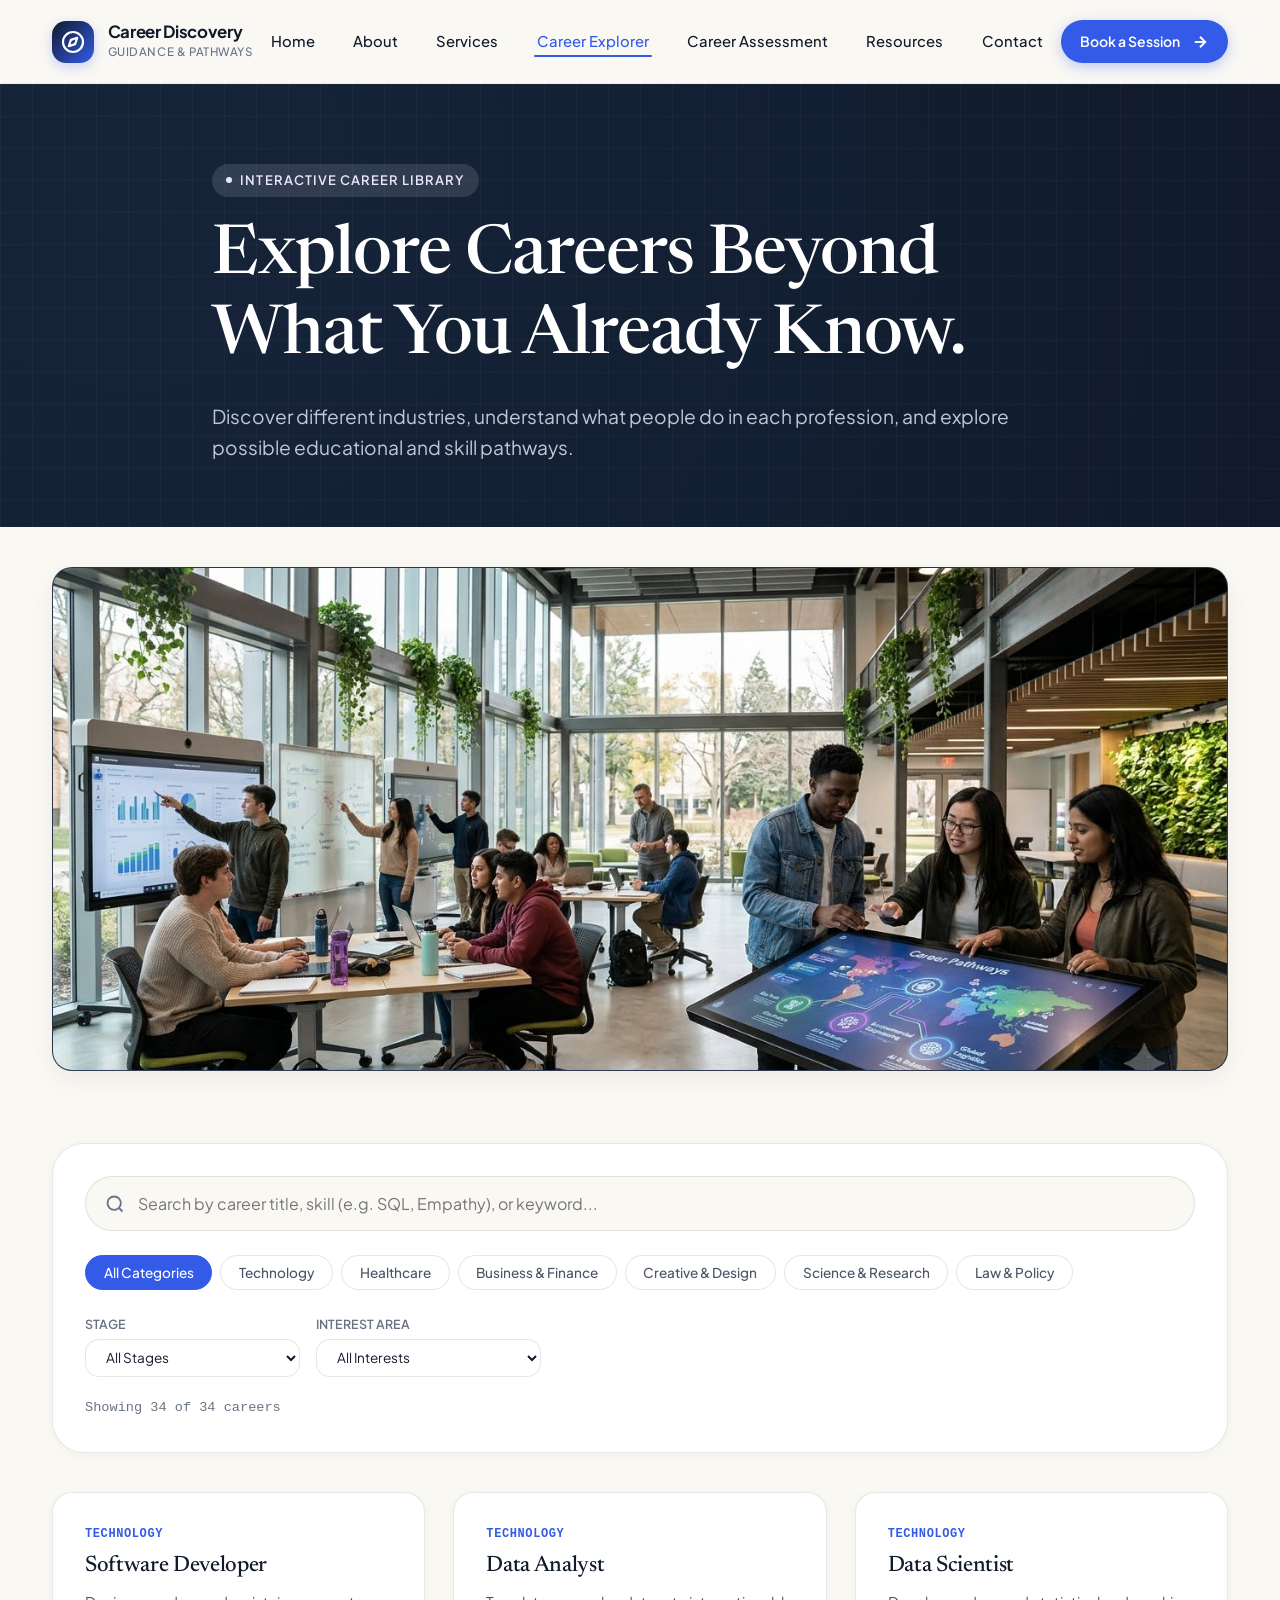
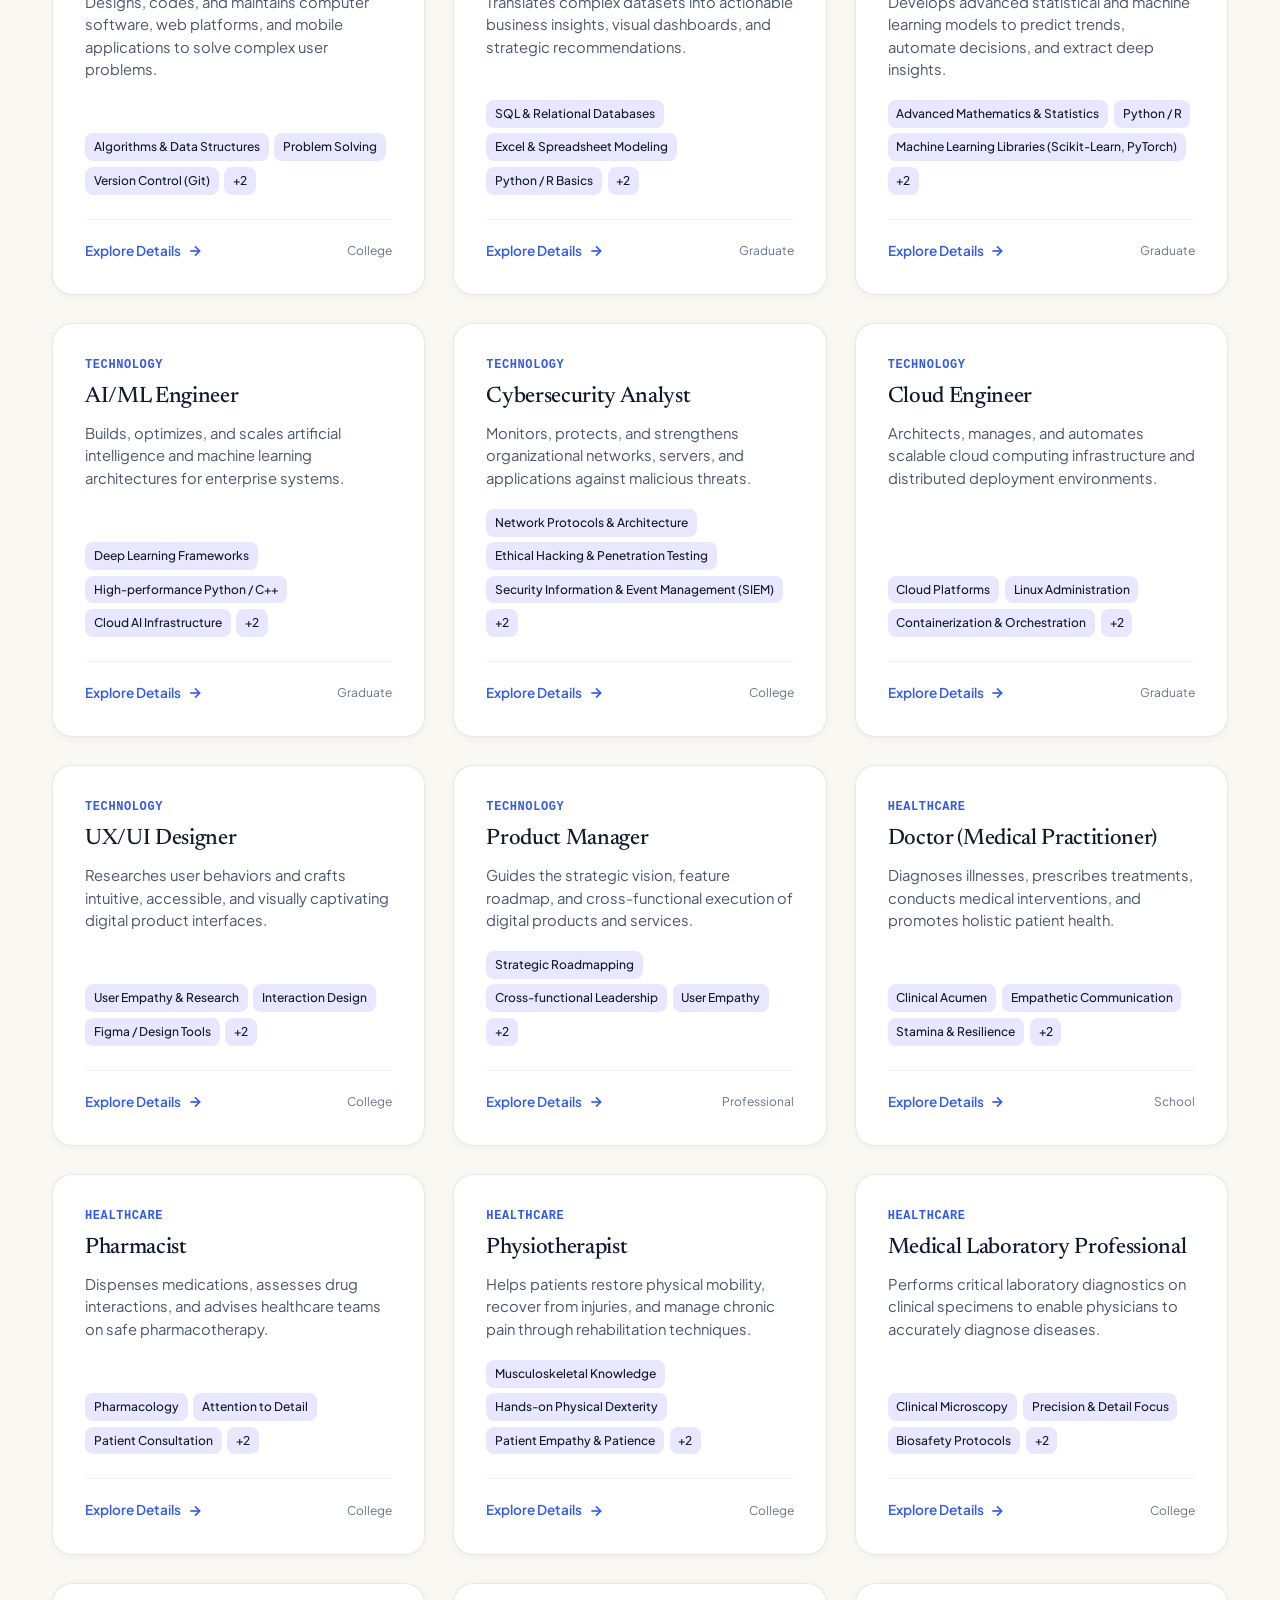
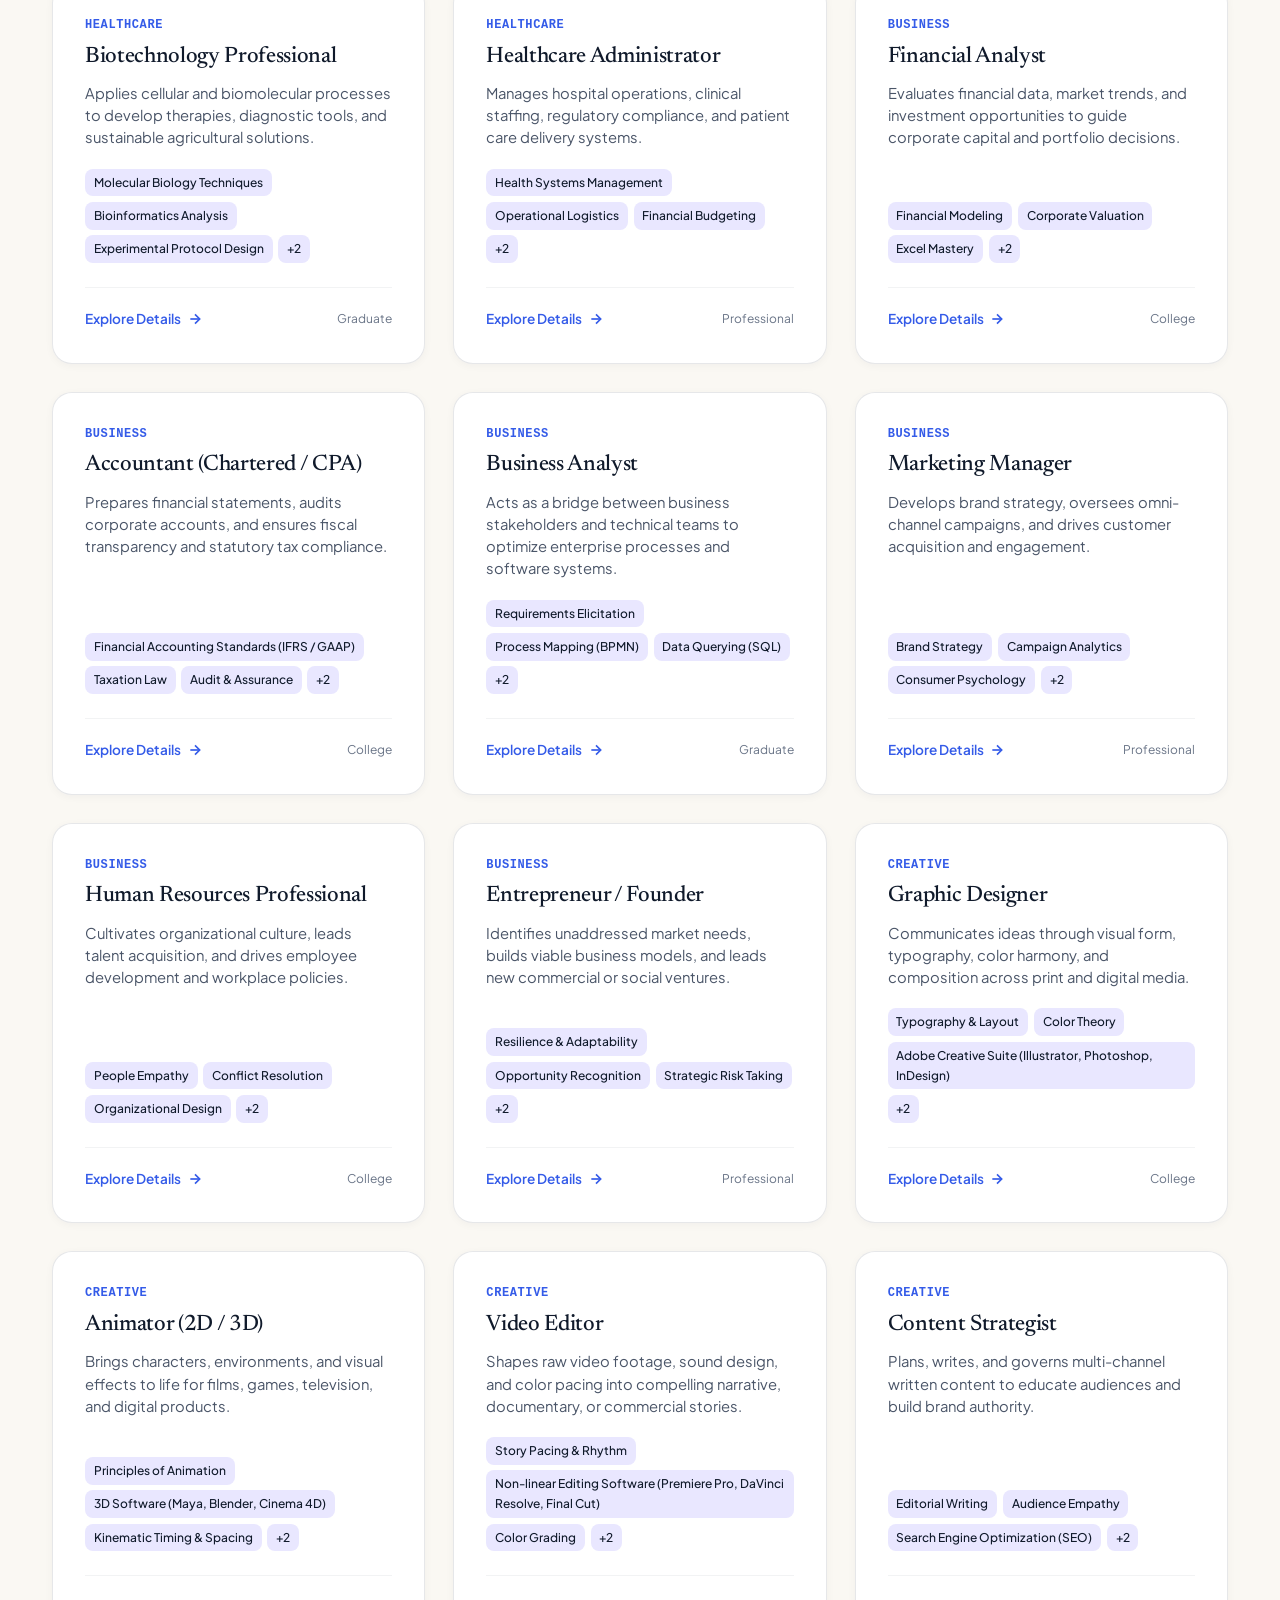
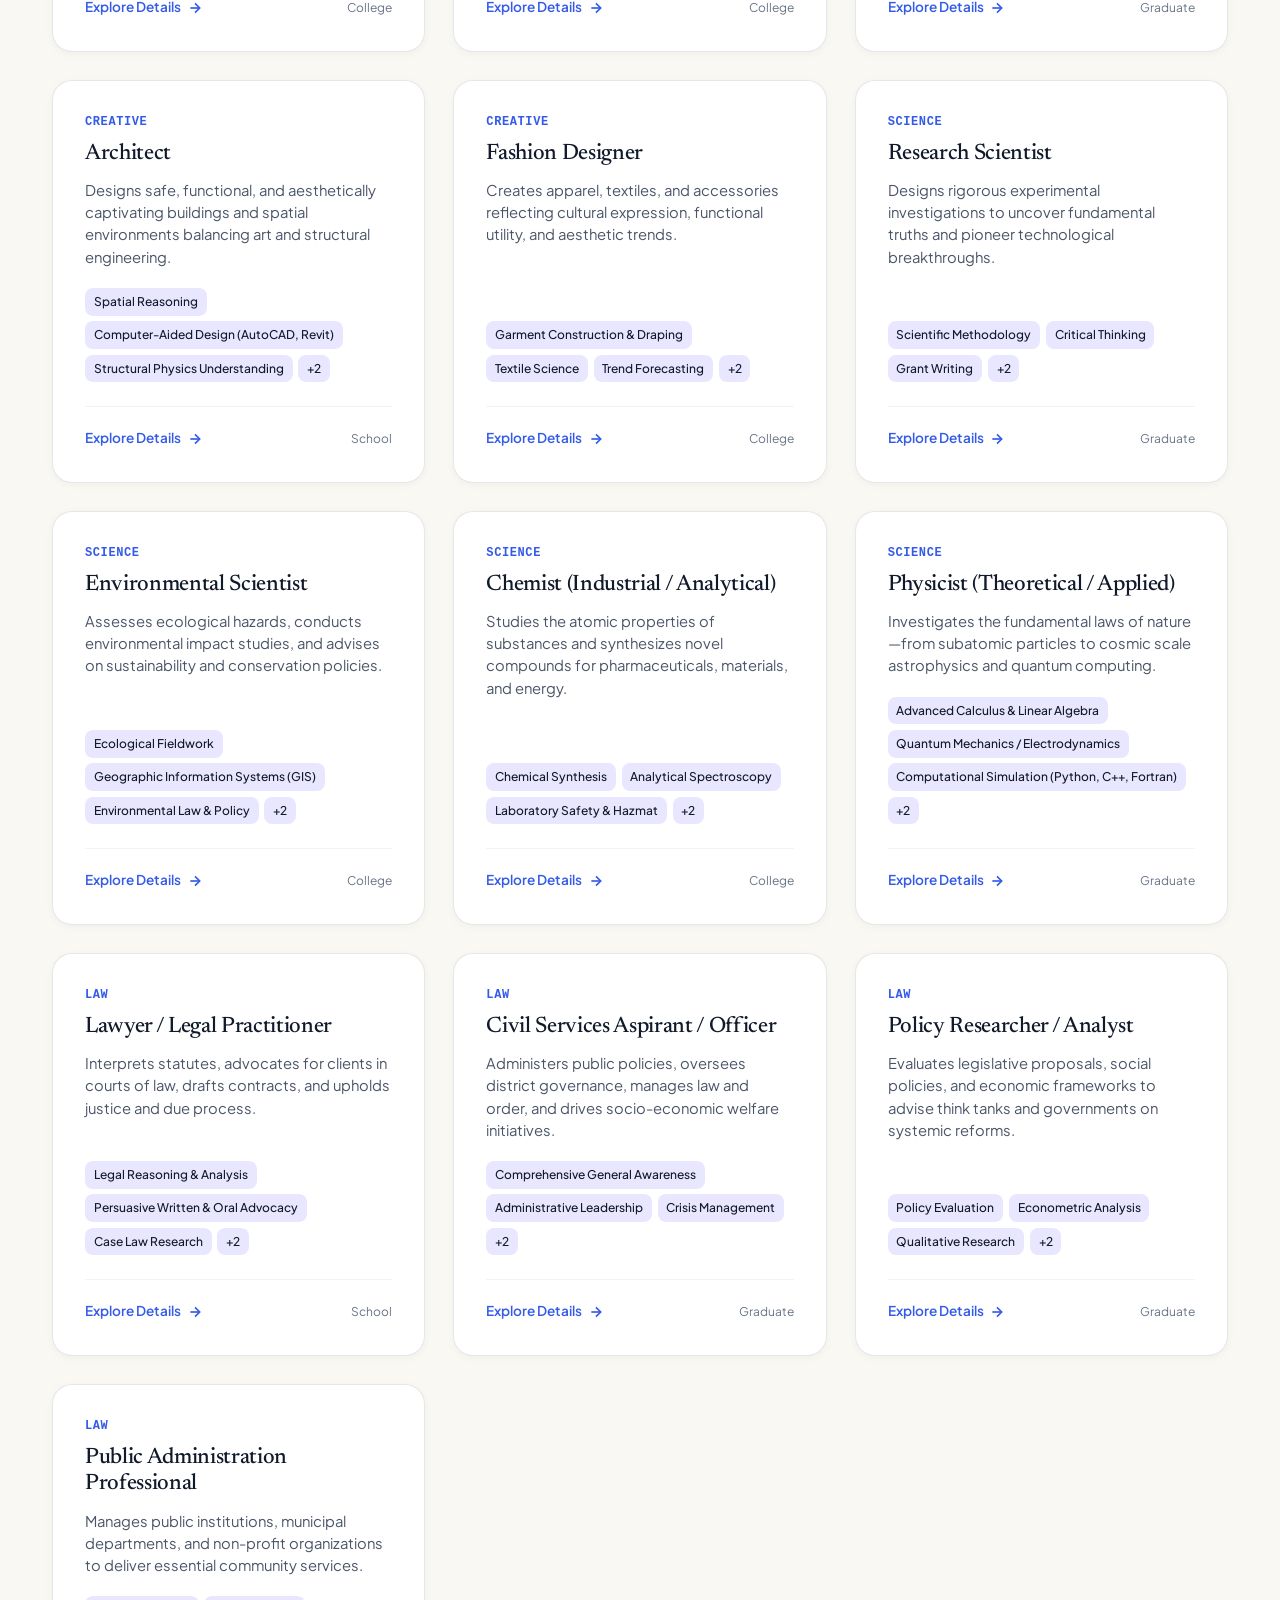
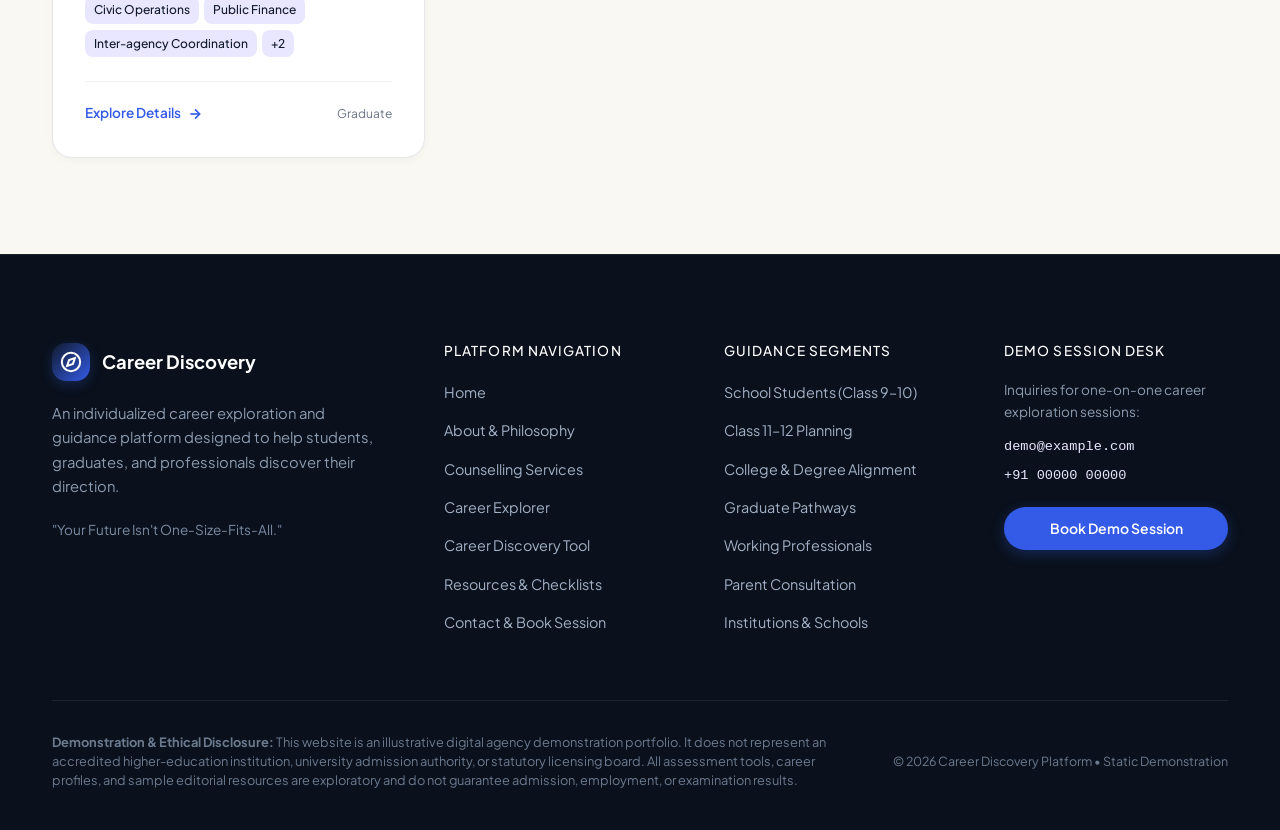
<file: career-explorer.html>
<!DOCTYPE html>
<html lang="en">
<head>
  <meta charset="UTF-8">
  <meta name="viewport" content="width=device-width, initial-scale=1.0">
  <title>Career Explorer | Interactive Career Pathways Library</title>
  <meta name="description" content="Explore careers beyond what you already know. Discover 30+ professions across technology, healthcare, business, creative arts, science, and law with detailed skill maps and pathways.">
  <meta name="keywords" content="career explorer, career database, career paths, job responsibilities, skills assessment, career exploration library">
  
  <meta property="og:title" content="Career Explorer | Interactive Career Pathways Library">
  <meta property="og:description" content="Explore careers beyond what you already know: responsibilities, required skills, and educational pathways across 30+ professions.">
  <meta property="og:type" content="website">
  <meta property="og:url" content="https://example.com/career-explorer.html">

  <link rel="stylesheet" href="assets/css/style.css">
  <link rel="stylesheet" href="assets/css/animations.css">
  <link rel="stylesheet" href="assets/css/responsive.css">
</head>
<body>

  <!-- Shared Site Header -->
  <header class="site-header" id="site-header">
    <div class="container nav-container">
      <a href="index.html" class="site-logo" aria-label="Career Discovery Home">
        <div class="logo-symbol">
          <svg width="24" height="24" viewBox="0 0 24 24" fill="none" stroke="currentColor" stroke-width="2.2" stroke-linecap="round" stroke-linejoin="round">
            <circle cx="12" cy="12" r="10"></circle>
            <polygon points="16.24 7.76 14.12 14.12 7.76 16.24 9.88 9.88 16.24 7.76"></polygon>
          </svg>
        </div>
        <div class="logo-text">
          <span class="logo-title">Career Discovery</span>
          <span class="logo-tagline">Guidance &amp; Pathways</span>
        </div>
      </a>

      <nav aria-label="Main Navigation">
        <ul class="nav-menu">
          <li><a href="index.html" class="nav-link">Home</a></li>
          <li><a href="about.html" class="nav-link">About</a></li>
          <li><a href="services.html" class="nav-link">Services</a></li>
          <li><a href="career-explorer.html" class="nav-link active">Career Explorer</a></li>
          <li><a href="career-assessment.html" class="nav-link">Career Assessment</a></li>
          <li><a href="resources.html" class="nav-link">Resources</a></li>
          <li><a href="contact.html" class="nav-link">Contact</a></li>
        </ul>
      </nav>

      <div class="nav-actions">
        <a href="contact.html" class="btn btn-primary btn-sm">
          Book a Session
          <svg width="15" height="15" viewBox="0 0 24 24" fill="none" stroke="currentColor" stroke-width="2.5"><line x1="5" y1="12" x2="19" y2="12"></line><polyline points="12 5 19 12 12 19"></polyline></svg>
        </a>
        <button class="mobile-toggle" aria-label="Toggle navigation menu" aria-expanded="false">
          <span></span>
        </button>
      </div>
    </div>
  </header>

  <!-- Mobile Drawer -->
  <div class="mobile-nav-drawer" id="mobile-drawer">
    <div class="mobile-nav-content">
      <div>
        <div style="display: flex; align-items: center; gap: 0.75rem; margin-bottom: 2rem;">
          <div class="logo-symbol" style="width: 36px; height: 36px;">
            <svg width="20" height="20" viewBox="0 0 24 24" fill="none" stroke="currentColor" stroke-width="2.2"><circle cx="12" cy="12" r="10"></circle><polygon points="16.24 7.76 14.12 14.12 7.76 16.24 9.88 9.88 16.24 7.76"></polygon></svg>
          </div>
          <span style="font-weight: 700; color: var(--color-navy); font-size: 1.1rem;">Career Discovery</span>
        </div>
        <ul class="mobile-nav-links">
          <li><a href="index.html" class="mobile-nav-link">Home</a></li>
          <li><a href="about.html" class="mobile-nav-link">About</a></li>
          <li><a href="services.html" class="mobile-nav-link">Services</a></li>
          <li><a href="career-explorer.html" class="mobile-nav-link active">Career Explorer</a></li>
          <li><a href="career-assessment.html" class="mobile-nav-link">Career Assessment</a></li>
          <li><a href="resources.html" class="mobile-nav-link">Resources</a></li>
          <li><a href="contact.html" class="mobile-nav-link">Contact</a></li>
        </ul>
      </div>
      <div>
        <a href="contact.html" class="btn btn-primary" style="width: 100%;">Book a Counselling Session</a>
      </div>
    </div>
  </div>

  <main id="main-content">
    <!-- ==========================================================================
         PAGE HERO: CAREER EXPLORER
         ========================================================================== -->
    <section class="page-hero dark-hero">
      <div class="bg-grid-subtle"></div>
      <div class="container container-narrow text-center">
        <span class="eyebrow dark reveal-on-scroll">
          <span class="eyebrow-dot"></span>
          Interactive Career Library
        </span>
        <h1 class="reveal-on-scroll stagger-1" style="margin-bottom: 1.5rem;">
          Explore Careers Beyond What You Already Know.
        </h1>
        <p class="section-lead reveal-on-scroll stagger-2">
          Discover different industries, understand what people do in each profession, and explore possible educational and skill pathways.
        </p>
      </div>
    </section>

    <!-- Image 10: career-exploration-digital-library.jpg -->
    <section style="padding: 2.5rem 0 0; background: var(--color-ivory);">
      <div class="container">
        <div class="image-placeholder ratio-21-9">
          <img src="images/career-exploration-digital-library.jpg" alt="An expansive, modern digital career library interface with multidimensional career nodes" loading="lazy">
        </div>
      </div>
    </section>

    <!-- ==========================================================================
         INTERACTIVE EXPLORER & FILTERS
         ========================================================================== -->
    <section style="padding: 4.5rem 0 6rem; background: var(--color-ivory);">
      <div class="container">
        <!-- Interactive Controls Box -->
        <div class="explorer-controls reveal-on-scroll">
          <!-- Live Search Input -->
          <div class="search-bar-wrap">
            <svg class="search-icon" viewBox="0 0 24 24" fill="none" stroke="currentColor" stroke-width="2.2"><circle cx="11" cy="11" r="8"></circle><line x1="21" y1="21" x2="16.65" y2="16.65"></line></svg>
            <input type="text" id="career-search" class="search-input" placeholder="Search by career title, skill (e.g. SQL, Empathy), or keyword..." aria-label="Search career library">
          </div>

          <!-- Category Pills & Dropdown Filters -->
          <div class="filter-groups">
            <div class="filter-pills" role="tablist" aria-label="Career Categories">
              <button class="filter-pill active" data-category-filter="all" type="button">All Categories</button>
              <button class="filter-pill" data-category-filter="Technology" type="button">Technology</button>
              <button class="filter-pill" data-category-filter="Healthcare" type="button">Healthcare</button>
              <button class="filter-pill" data-category-filter="Business" type="button">Business &amp; Finance</button>
              <button class="filter-pill" data-category-filter="Creative" type="button">Creative &amp; Design</button>
              <button class="filter-pill" data-category-filter="Science" type="button">Science &amp; Research</button>
              <button class="filter-pill" data-category-filter="Law" type="button">Law &amp; Policy</button>
            </div>

            <div class="filter-selects">
              <div>
                <label for="filter-stage" style="font-size: 0.78rem; font-weight: 600; text-transform: uppercase; color: var(--color-text-muted); display: block; margin-bottom: 0.25rem;">Stage</label>
                <select id="filter-stage" class="filter-select" aria-label="Filter by Education Stage">
                  <option value="all">All Stages</option>
                  <option value="school">School / Foundation</option>
                  <option value="college">College / Undergraduate</option>
                  <option value="graduate">Graduate / Entry Role</option>
                  <option value="professional">Mid-Career Professional</option>
                </select>
              </div>

              <div>
                <label for="filter-interest" style="font-size: 0.78rem; font-weight: 600; text-transform: uppercase; color: var(--color-text-muted); display: block; margin-bottom: 0.25rem;">Interest Area</label>
                <select id="filter-interest" class="filter-select" aria-label="Filter by Interest Area">
                  <option value="all">All Interests</option>
                  <option value="technology">Technology &amp; Logic</option>
                  <option value="analytical">Data &amp; Analysis</option>
                  <option value="creative">Aesthetics &amp; Creative</option>
                  <option value="science">Empirical Science</option>
                  <option value="leadership">Leadership &amp; Management</option>
                  <option value="social">Social &amp; Human Care</option>
                </select>
              </div>
            </div>
          </div>

          <!-- Counter display -->
          <div style="margin-top: 1.25rem; font-size: 0.85rem; color: var(--color-text-muted); font-family: var(--font-mono);" id="careers-count">
            Loading career database...
          </div>
        </div>

        <!-- Career Cards Grid Container (Rendered via career-explorer.js) -->
        <div id="career-grid" class="career-grid-layout reveal-on-scroll stagger-1">
          <!-- Dynamic Career Cards Injected Here -->
        </div>
      </div>
    </section>

    <!-- ==========================================================================
         CAREER DETAIL MODAL (Overlay Window)
         ========================================================================== -->
    <div class="modal-overlay" id="career-modal-overlay" role="dialog" aria-modal="true" aria-labelledby="modal-title">
      <div class="modal-window">
        <button class="modal-close-btn" id="career-modal-close" aria-label="Close career details">
          <svg width="18" height="18" viewBox="0 0 24 24" fill="none" stroke="currentColor" stroke-width="2.5"><line x1="18" y1="6" x2="6" y2="18"></line><line x1="6" y1="6" x2="18" y2="18"></line></svg>
        </button>
        <div id="career-modal-body">
          <!-- Dynamic details injected via JavaScript -->
        </div>
      </div>
    </div>
  </main>

  <!-- Shared Site Footer -->
  <footer class="site-footer">
    <div class="container">
      <div class="footer-top">
        <div class="footer-brand">
          <div style="display: flex; align-items: center; gap: 0.75rem;">
            <div class="logo-symbol" style="width: 38px; height: 38px;">
              <svg width="22" height="22" viewBox="0 0 24 24" fill="none" stroke="currentColor" stroke-width="2.2"><circle cx="12" cy="12" r="10"></circle><polygon points="16.24 7.76 14.12 14.12 7.76 16.24 9.88 9.88 16.24 7.76"></polygon></svg>
            </div>
            <span style="font-weight: 700; color: var(--color-white); font-size: 1.15rem;">Career Discovery</span>
          </div>
          <p>
            An individualized career exploration and guidance platform designed to help students, graduates, and professionals discover their direction.
          </p>
          <div style="margin-top: 1.25rem; font-size: 0.85rem; color: #7B8BA3;">
            "Your Future Isn't One-Size-Fits-All."
          </div>
        </div>

        <div class="footer-col">
          <h5>Platform Navigation</h5>
          <ul class="footer-links">
            <li><a href="index.html">Home</a></li>
            <li><a href="about.html">About &amp; Philosophy</a></li>
            <li><a href="services.html">Counselling Services</a></li>
            <li><a href="career-explorer.html">Career Explorer</a></li>
            <li><a href="career-assessment.html">Career Discovery Tool</a></li>
            <li><a href="resources.html">Resources &amp; Checklists</a></li>
            <li><a href="contact.html">Contact &amp; Book Session</a></li>
          </ul>
        </div>

        <div class="footer-col">
          <h5>Guidance Segments</h5>
          <ul class="footer-links">
            <li><a href="services.html#school-services">School Students (Class 9–10)</a></li>
            <li><a href="services.html#higher-sec-services">Class 11–12 Planning</a></li>
            <li><a href="services.html#college-services">College &amp; Degree Alignment</a></li>
            <li><a href="services.html#graduate-services">Graduate Pathways</a></li>
            <li><a href="services.html#professional-services">Working Professionals</a></li>
            <li><a href="services.html#parent-services">Parent Consultation</a></li>
            <li><a href="services.html#institutional-services">Institutions &amp; Schools</a></li>
          </ul>
        </div>

        <div class="footer-col">
          <h5>Demo Session Desk</h5>
          <p style="font-size: 0.85rem; color: #8C9BB0; margin-bottom: 0.75rem;">
            Inquiries for one-on-one career exploration sessions:
          </p>
          <div style="font-family: var(--font-mono); font-size: 0.85rem; color: var(--color-lavender); margin-bottom: 0.4rem;">
            demo@example.com
          </div>
          <div style="font-family: var(--font-mono); font-size: 0.85rem; color: var(--color-lavender); margin-bottom: 1.25rem;">
            +91 00000 00000
          </div>
          <a href="contact.html" class="btn btn-primary btn-sm" style="width: 100%;">Book Demo Session</a>
        </div>
      </div>

      <div class="footer-bottom">
        <div class="footer-disclaimer">
          <strong>Demonstration &amp; Ethical Disclosure:</strong> This website is an illustrative digital agency demonstration portfolio. It does not represent an accredited higher-education institution, university admission authority, or statutory licensing board. All assessment tools, career profiles, and sample editorial resources are exploratory and do not guarantee admission, employment, or examination results.
        </div>
        <div style="color: #6C7A90; font-size: 0.78rem;">
          &copy; 2026 Career Discovery Platform • Static Demonstration
        </div>
      </div>
    </div>
  </footer>

  <!-- Scripts -->
  <script src="assets/js/career-data.js"></script>
  <script src="assets/js/career-explorer.js"></script>
  <script src="assets/js/main.js"></script>
</body>
</html>
</file>
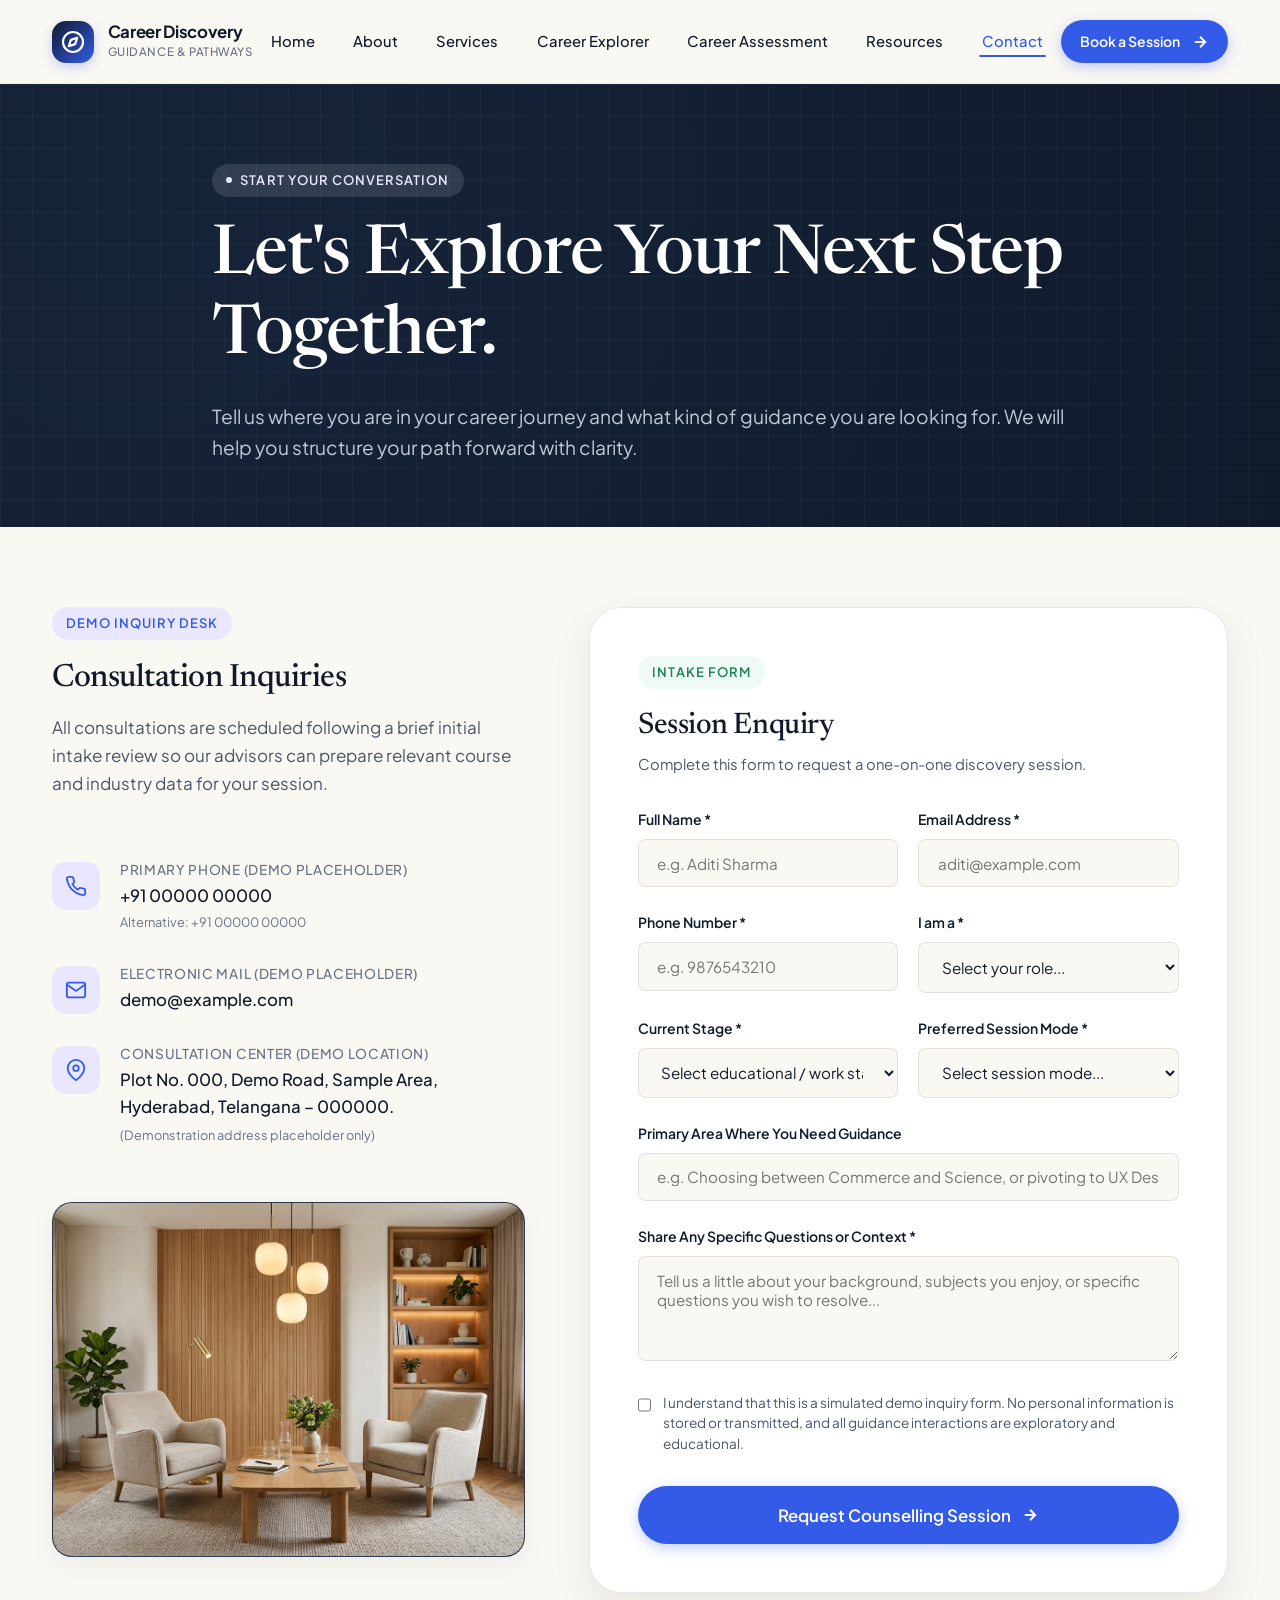
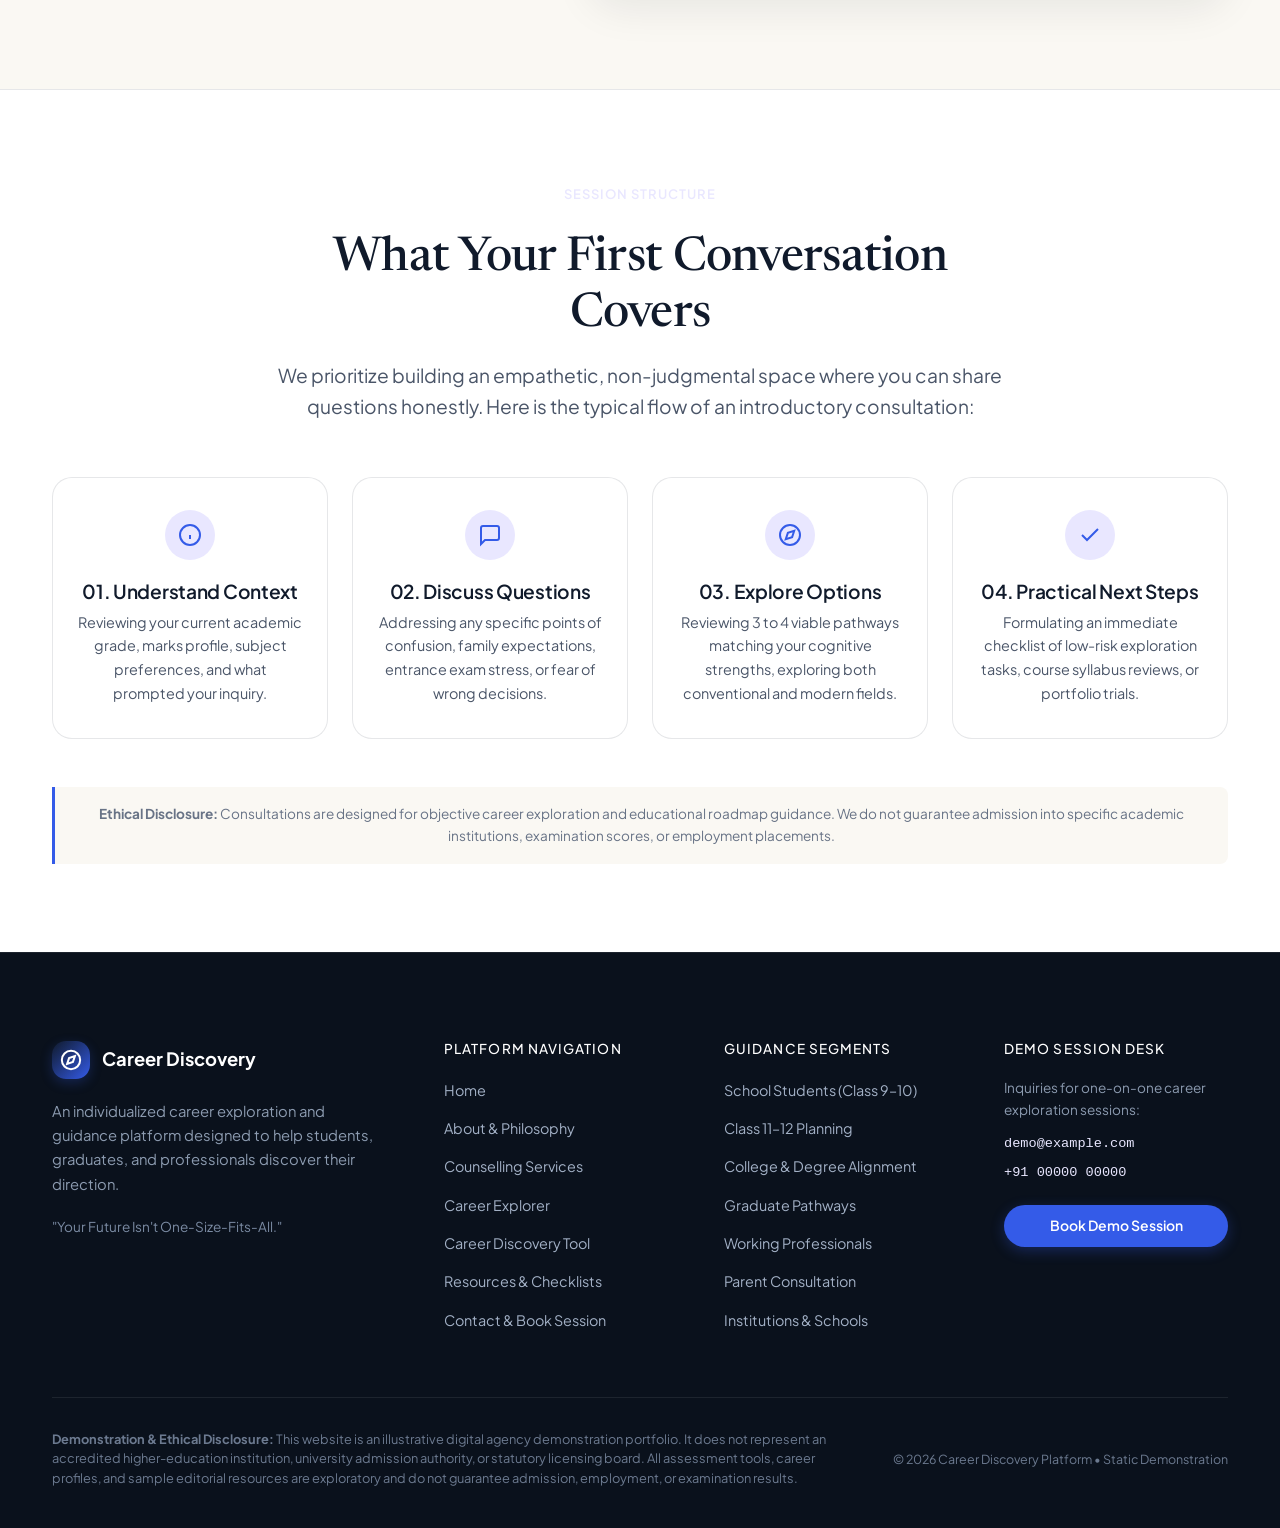
<file: contact.html>
<!DOCTYPE html>
<html lang="en">
<head>
  <meta charset="UTF-8">
  <meta name="viewport" content="width=device-width, initial-scale=1.0">
  <title>Contact &amp; Book a Counselling Session | Career Guidance</title>
  <meta name="description" content="Schedule a personalized career exploration session. Connect with our advisory team to discuss streams, degrees, or professional transitions.">
  <meta name="keywords" content="book career counseling session, career guidance consultation, stream selection advice, college guidance session">
  
  <meta property="og:title" content="Contact & Book a Counselling Session | Career Guidance">
  <meta property="og:description" content="Let's explore your next step together. Schedule an exploratory one-on-one career consultation.">
  <meta property="og:type" content="website">
  <meta property="og:url" content="https://example.com/contact.html">

  <link rel="stylesheet" href="assets/css/style.css">
  <link rel="stylesheet" href="assets/css/animations.css">
  <link rel="stylesheet" href="assets/css/responsive.css">
</head>
<body>

  <!-- Shared Site Header -->
  <header class="site-header" id="site-header">
    <div class="container nav-container">
      <a href="index.html" class="site-logo" aria-label="Career Discovery Home">
        <div class="logo-symbol">
          <svg width="24" height="24" viewBox="0 0 24 24" fill="none" stroke="currentColor" stroke-width="2.2" stroke-linecap="round" stroke-linejoin="round">
            <circle cx="12" cy="12" r="10"></circle>
            <polygon points="16.24 7.76 14.12 14.12 7.76 16.24 9.88 9.88 16.24 7.76"></polygon>
          </svg>
        </div>
        <div class="logo-text">
          <span class="logo-title">Career Discovery</span>
          <span class="logo-tagline">Guidance &amp; Pathways</span>
        </div>
      </a>

      <nav aria-label="Main Navigation">
        <ul class="nav-menu">
          <li><a href="index.html" class="nav-link">Home</a></li>
          <li><a href="about.html" class="nav-link">About</a></li>
          <li><a href="services.html" class="nav-link">Services</a></li>
          <li><a href="career-explorer.html" class="nav-link">Career Explorer</a></li>
          <li><a href="career-assessment.html" class="nav-link">Career Assessment</a></li>
          <li><a href="resources.html" class="nav-link">Resources</a></li>
          <li><a href="contact.html" class="nav-link active">Contact</a></li>
        </ul>
      </nav>

      <div class="nav-actions">
        <a href="contact.html" class="btn btn-primary btn-sm">
          Book a Session
          <svg width="15" height="15" viewBox="0 0 24 24" fill="none" stroke="currentColor" stroke-width="2.5"><line x1="5" y1="12" x2="19" y2="12"></line><polyline points="12 5 19 12 12 19"></polyline></svg>
        </a>
        <button class="mobile-toggle" aria-label="Toggle navigation menu" aria-expanded="false">
          <span></span>
        </button>
      </div>
    </div>
  </header>

  <!-- Mobile Drawer -->
  <div class="mobile-nav-drawer" id="mobile-drawer">
    <div class="mobile-nav-content">
      <div>
        <div style="display: flex; align-items: center; gap: 0.75rem; margin-bottom: 2rem;">
          <div class="logo-symbol" style="width: 36px; height: 36px;">
            <svg width="20" height="20" viewBox="0 0 24 24" fill="none" stroke="currentColor" stroke-width="2.2"><circle cx="12" cy="12" r="10"></circle><polygon points="16.24 7.76 14.12 14.12 7.76 16.24 9.88 9.88 16.24 7.76"></polygon></svg>
          </div>
          <span style="font-weight: 700; color: var(--color-navy); font-size: 1.1rem;">Career Discovery</span>
        </div>
        <ul class="mobile-nav-links">
          <li><a href="index.html" class="mobile-nav-link">Home</a></li>
          <li><a href="about.html" class="mobile-nav-link">About</a></li>
          <li><a href="services.html" class="mobile-nav-link">Services</a></li>
          <li><a href="career-explorer.html" class="mobile-nav-link">Career Explorer</a></li>
          <li><a href="career-assessment.html" class="mobile-nav-link">Career Assessment</a></li>
          <li><a href="resources.html" class="mobile-nav-link">Resources</a></li>
          <li><a href="contact.html" class="mobile-nav-link active">Contact</a></li>
        </ul>
      </div>
      <div>
        <a href="contact.html" class="btn btn-primary" style="width: 100%;">Book a Counselling Session</a>
      </div>
    </div>
  </div>

  <main id="main-content">
    <!-- ==========================================================================
         PAGE HERO: CONTACT & BOOKING
         ========================================================================== -->
    <section class="page-hero dark-hero">
      <div class="bg-grid-subtle"></div>
      <div class="container container-narrow text-center">
        <span class="eyebrow dark reveal-on-scroll">
          <span class="eyebrow-dot"></span>
          Start Your Conversation
        </span>
        <h1 class="reveal-on-scroll stagger-1" style="margin-bottom: 1.5rem;">
          Let's Explore Your Next Step Together.
        </h1>
        <p class="section-lead reveal-on-scroll stagger-2">
          Tell us where you are in your career journey and what kind of guidance you are looking for. We will help you structure your path forward with clarity.
        </p>
      </div>
    </section>

    <!-- ==========================================================================
         MAIN CONTACT & BOOKING FORM SECTION
         ========================================================================== -->
    <section style="padding: 5rem 0 6rem; background: var(--color-ivory);">
      <div class="container">
        <div class="contact-layout">
          <!-- Left: Contact Details & Visual Placeholder -->
          <div class="contact-info-panel reveal-on-scroll">
            <div>
              <span class="eyebrow">Demo Inquiry Desk</span>
              <h2 style="font-size: 2rem; color: var(--color-navy); margin-bottom: 1rem;">Consultation Inquiries</h2>
              <p style="color: var(--color-text-secondary); margin-bottom: 2rem;">
                All consultations are scheduled following a brief initial intake review so our advisors can prepare relevant course and industry data for your session.
              </p>
            </div>

            <div class="info-item">
              <div class="info-icon">
                <svg width="22" height="22" viewBox="0 0 24 24" fill="none" stroke="currentColor" stroke-width="2"><path d="M22 16.92v3a2 2 0 0 1-2.18 2 19.79 19.79 0 0 1-8.63-3.07 19.5 19.5 0 0 1-6-6 19.79 19.79 0 0 1-3.07-8.67A2 2 0 0 1 4.11 2h3a2 2 0 0 1 2 1.72 12.84 12.84 0 0 0 .7 2.81 2 2 0 0 1-.45 2.11L8.09 9.91a16 16 0 0 0 6 6l1.27-1.27a2 2 0 0 1 2.11-.45 12.84 12.84 0 0 0 2.81.7A2 2 0 0 1 22 16.92z"></path></svg>
              </div>
              <div class="info-detail">
                <h5>Primary Phone (Demo Placeholder)</h5>
                <p>+91 00000 00000</p>
                <div style="font-size: 0.8rem; color: var(--color-text-muted); margin-top: 0.2rem;">Alternative: +91 00000 00000</div>
              </div>
            </div>

            <div class="info-item">
              <div class="info-icon">
                <svg width="22" height="22" viewBox="0 0 24 24" fill="none" stroke="currentColor" stroke-width="2"><path d="M4 4h16c1.1 0 2 .9 2 2v12c0 1.1-.9 2-2 2H4c-1.1 0-2-.9-2-2V6c0-1.1.9-2 2-2z"></path><polyline points="22,6 12,13 2,6"></polyline></svg>
              </div>
              <div class="info-detail">
                <h5>Electronic Mail (Demo Placeholder)</h5>
                <p>demo@example.com</p>
              </div>
            </div>

            <div class="info-item">
              <div class="info-icon">
                <svg width="22" height="22" viewBox="0 0 24 24" fill="none" stroke="currentColor" stroke-width="2"><path d="M21 10c0 7-9 13-9 13s-9-6-9-13a9 9 0 0 1 18 0z"></path><circle cx="12" cy="10" r="3"></circle></svg>
              </div>
              <div class="info-detail">
                <h5>Consultation Center (Demo Location)</h5>
                <p>Plot No. 000, Demo Road, Sample Area, Hyderabad, Telangana – 000000.</p>
                <div style="font-size: 0.8rem; color: var(--color-text-muted); margin-top: 0.25rem;">(Demonstration address placeholder only)</div>
              </div>
            </div>

            <!-- Image 13: first-career-conversation-consultation.jpg -->
            <div style="margin-top: 1.5rem;">
              <div class="image-placeholder ratio-4-3">
                <img src="images/first-career-conversation-consultation.jpg" alt="Warm, professional career consultation office setting designed for calm conversation" loading="lazy">
              </div>
            </div>
          </div>

          <!-- Right: Interactive Booking Form -->
          <div class="reveal-on-scroll stagger-2">
            <div class="booking-form-card">
              <div style="margin-bottom: 2rem;">
                <span class="eyebrow mint">Intake Form</span>
                <h3 style="font-size: 1.85rem; color: var(--color-navy); margin-bottom: 0.5rem;">Session Enquiry</h3>
                <p style="font-size: 0.925rem; color: var(--color-text-secondary); margin-bottom: 0;">
                  Complete this form to request a one-on-one discovery session.
                </p>
              </div>

              <form id="session-booking-form" novalidate>
                <div class="form-grid-2">
                  <!-- Full Name -->
                  <div class="form-group">
                    <label for="full-name" class="form-label">Full Name *</label>
                    <input type="text" id="full-name" class="form-control" placeholder="e.g. Aditi Sharma" required>
                    <div class="form-error">Please enter your name</div>
                  </div>

                  <!-- Email Address -->
                  <div class="form-group">
                    <label for="email-address" class="form-label">Email Address *</label>
                    <input type="email" id="email-address" class="form-control" placeholder="aditi@example.com" required>
                    <div class="form-error">Valid email address required</div>
                  </div>
                </div>

                <div class="form-grid-2">
                  <!-- Phone Number -->
                  <div class="form-group">
                    <label for="phone-number" class="form-label">Phone Number *</label>
                    <input type="tel" id="phone-number" class="form-control" placeholder="e.g. 9876543210" required>
                    <div class="form-error">Please provide a valid contact number</div>
                  </div>

                  <!-- Persona Selector -->
                  <div class="form-group">
                    <label for="user-persona" class="form-label">I am a *</label>
                    <select id="user-persona" class="form-control" required>
                      <option value="">Select your role...</option>
                      <option value="Student">School Student</option>
                      <option value="College Student">College Student</option>
                      <option value="Parent">Parent / Guardian</option>
                      <option value="Graduate">Recent Graduate</option>
                      <option value="Working Professional">Working Professional</option>
                      <option value="Institution Representative">School / College Administrator</option>
                    </select>
                    <div class="form-error">Please select your role</div>
                  </div>
                </div>

                <div class="form-grid-2">
                  <!-- Stage Selector -->
                  <div class="form-group">
                    <label for="user-stage" class="form-label">Current Stage *</label>
                    <select id="user-stage" class="form-control" required>
                      <option value="">Select educational / work stage...</option>
                      <option value="school">Class 8–10 (Stream Selection)</option>
                      <option value="higher-secondary">Class 11–12 (College Entrance)</option>
                      <option value="college">Undergraduate Degree</option>
                      <option value="graduate">Completed Bachelor's</option>
                      <option value="professional">Mid-Career (1–10+ Yrs Exp)</option>
                      <option value="parent">Parent of High Schooler</option>
                      <option value="institution">Educational Institution</option>
                    </select>
                    <div class="form-error">Please select your current stage</div>
                  </div>

                  <!-- Preferred Counselling Mode -->
                  <div class="form-group">
                    <label for="counselling-mode" class="form-label">Preferred Session Mode *</label>
                    <select id="counselling-mode" class="form-control" required>
                      <option value="">Select session mode...</option>
                      <option value="Online Video Consultation">Online Video Consultation</option>
                      <option value="In-person Consultation">In-person Consultation (Demo Office)</option>
                      <option value="Flexible / Not sure">Flexible / Not sure</option>
                    </select>
                    <div class="form-error">Please select a session mode</div>
                  </div>
                </div>

                <!-- Guidance Area -->
                <div class="form-group">
                  <label for="guidance-area" class="form-label">Primary Area Where You Need Guidance</label>
                  <input type="text" id="guidance-area" class="form-control" placeholder="e.g. Choosing between Commerce and Science, or pivoting to UX Design">
                </div>

                <!-- Message -->
                <div class="form-group">
                  <label for="form-message" class="form-label">Share Any Specific Questions or Context *</label>
                  <textarea id="form-message" class="form-control" rows="4" placeholder="Tell us a little about your background, subjects you enjoy, or specific questions you wish to resolve..." required></textarea>
                  <div class="form-error">Please share a brief note (at least 10 characters)</div>
                </div>

                <!-- Consent Checkbox -->
                <div class="form-group">
                  <div class="consent-checkbox-wrap">
                    <input type="checkbox" id="consent-checkbox" required style="margin-top: 0.2rem; cursor: pointer; width: 18px; height: 18px;">
                    <label for="consent-checkbox" style="cursor: pointer; line-height: 1.5;">
                      I understand that this is a simulated demo inquiry form. No personal information is stored or transmitted, and all guidance interactions are exploratory and educational.
                    </label>
                  </div>
                  <div class="form-error">Please accept the demonstration acknowledgement</div>
                </div>

                <!-- Submit Button -->
                <button type="submit" class="btn btn-primary btn-lg" style="width: 100%;">
                  Request Counselling Session
                  <svg width="18" height="18" viewBox="0 0 24 24" fill="none" stroke="currentColor" stroke-width="2.5"><line x1="5" y1="12" x2="19" y2="12"></line><polyline points="12 5 19 12 12 19"></polyline></svg>
                </button>
              </form>
            </div>
          </div>
        </div>
      </div>
    </section>

    <!-- ==========================================================================
         SECTION: WHAT A FIRST CONVERSATION COVERS
         ========================================================================== -->
    <section style="padding: 5.5rem 0; background: var(--color-white); border-top: 1px solid var(--color-border);">
      <div class="container">
        <div class="section-header text-center reveal-on-scroll">
          <span class="eyebrow dark">Session Structure</span>
          <h2>What Your First Conversation Covers</h2>
          <p class="section-lead">
            We prioritize building an empathetic, non-judgmental space where you can share questions honestly. Here is the typical flow of an introductory consultation:
          </p>
        </div>

        <div class="conversation-cards-grid">
          <!-- Step 1 -->
          <div class="conv-step-card reveal-on-scroll stagger-1">
            <div class="conv-step-icon">
              <svg width="24" height="24" viewBox="0 0 24 24" fill="none" stroke="currentColor" stroke-width="2"><circle cx="12" cy="12" r="10"></circle><line x1="12" y1="16" x2="12" y2="12"></line><line x1="12" y1="8" x2="12.01" y2="8"></line></svg>
            </div>
            <h4 style="font-size: 1.2rem; color: var(--color-navy); margin-bottom: 0.5rem;">01. Understand Context</h4>
            <p style="font-size: 0.9rem; color: var(--color-text-secondary); margin-bottom: 0;">
              Reviewing your current academic grade, marks profile, subject preferences, and what prompted your inquiry.
            </p>
          </div>

          <!-- Step 2 -->
          <div class="conv-step-card reveal-on-scroll stagger-2">
            <div class="conv-step-icon">
              <svg width="24" height="24" viewBox="0 0 24 24" fill="none" stroke="currentColor" stroke-width="2"><path d="M21 15a2 2 0 0 1-2 2H7l-4 4V5a2 2 0 0 1 2-2h14a2 2 0 0 1 2 2z"></path></svg>
            </div>
            <h4 style="font-size: 1.2rem; color: var(--color-navy); margin-bottom: 0.5rem;">02. Discuss Questions</h4>
            <p style="font-size: 0.9rem; color: var(--color-text-secondary); margin-bottom: 0;">
              Addressing any specific points of confusion, family expectations, entrance exam stress, or fear of wrong decisions.
            </p>
          </div>

          <!-- Step 3 -->
          <div class="conv-step-card reveal-on-scroll stagger-3">
            <div class="conv-step-icon">
              <svg width="24" height="24" viewBox="0 0 24 24" fill="none" stroke="currentColor" stroke-width="2"><circle cx="12" cy="12" r="10"></circle><polygon points="16.24 7.76 14.12 14.12 7.76 16.24 9.88 9.88 16.24 7.76"></polygon></svg>
            </div>
            <h4 style="font-size: 1.2rem; color: var(--color-navy); margin-bottom: 0.5rem;">03. Explore Options</h4>
            <p style="font-size: 0.9rem; color: var(--color-text-secondary); margin-bottom: 0;">
              Reviewing 3 to 4 viable pathways matching your cognitive strengths, exploring both conventional and modern fields.
            </p>
          </div>

          <!-- Step 4 -->
          <div class="conv-step-card reveal-on-scroll stagger-4">
            <div class="conv-step-icon">
              <svg width="24" height="24" viewBox="0 0 24 24" fill="none" stroke="currentColor" stroke-width="2"><polyline points="20 6 9 17 4 12"></polyline></svg>
            </div>
            <h4 style="font-size: 1.2rem; color: var(--color-navy); margin-bottom: 0.5rem;">04. Practical Next Steps</h4>
            <p style="font-size: 0.9rem; color: var(--color-text-secondary); margin-bottom: 0;">
              Formulating an immediate checklist of low-risk exploration tasks, course syllabus reviews, or portfolio trials.
            </p>
          </div>
        </div>

        <div class="disclaimer-box" style="margin-top: 3rem; text-align: center;">
          <strong>Ethical Disclosure:</strong> Consultations are designed for objective career exploration and educational roadmap guidance. We do not guarantee admission into specific academic institutions, examination scores, or employment placements.
        </div>
      </div>
    </section>

    <!-- ==========================================================================
         CONFIRMATION MODAL (INTERACTIVE DEMO POPUP)
         ========================================================================== -->
    <div class="modal-overlay" id="booking-confirmation-modal" role="dialog" aria-modal="true">
      <div class="modal-window" style="max-width: 620px; text-align: center;">
        <div style="width: 64px; height: 64px; border-radius: 50%; background: var(--color-mint-subtle); color: var(--color-mint-dark); display: inline-flex; align-items: center; justify-content: center; margin-bottom: 1.25rem;">
          <svg width="32" height="32" viewBox="0 0 24 24" fill="none" stroke="currentColor" stroke-width="2.5"><polyline points="20 6 9 17 4 12"></polyline></svg>
        </div>
        <h3 style="font-size: 1.85rem; color: var(--color-navy); margin-bottom: 0.5rem;">Enquiry Submitted (Demonstration)</h3>
        <p style="font-size: 0.95rem; color: var(--color-text-secondary);">
          Thank you for exploring our guidance booking interface. Below is a summary of your simulated session inquiry:
        </p>

        <!-- Summary populated by contact.js -->
        <div id="confirmed-booking-details"></div>

        <p style="font-size: 0.85rem; color: var(--color-text-muted); margin-bottom: 1.5rem;">
          Note: This is a frontend demonstration. In an active deployment, this submission would trigger counsellor scheduling and an email confirmation.
        </p>

        <button class="btn btn-primary close-confirmation-btn">Done</button>
      </div>
    </div>
  </main>

  <!-- Shared Site Footer -->
  <footer class="site-footer">
    <div class="container">
      <div class="footer-top">
        <div class="footer-brand">
          <div style="display: flex; align-items: center; gap: 0.75rem;">
            <div class="logo-symbol" style="width: 38px; height: 38px;">
              <svg width="22" height="22" viewBox="0 0 24 24" fill="none" stroke="currentColor" stroke-width="2.2"><circle cx="12" cy="12" r="10"></circle><polygon points="16.24 7.76 14.12 14.12 7.76 16.24 9.88 9.88 16.24 7.76"></polygon></svg>
            </div>
            <span style="font-weight: 700; color: var(--color-white); font-size: 1.15rem;">Career Discovery</span>
          </div>
          <p>
            An individualized career exploration and guidance platform designed to help students, graduates, and professionals discover their direction.
          </p>
          <div style="margin-top: 1.25rem; font-size: 0.85rem; color: #7B8BA3;">
            "Your Future Isn't One-Size-Fits-All."
          </div>
        </div>

        <div class="footer-col">
          <h5>Platform Navigation</h5>
          <ul class="footer-links">
            <li><a href="index.html">Home</a></li>
            <li><a href="about.html">About &amp; Philosophy</a></li>
            <li><a href="services.html">Counselling Services</a></li>
            <li><a href="career-explorer.html">Career Explorer</a></li>
            <li><a href="career-assessment.html">Career Discovery Tool</a></li>
            <li><a href="resources.html">Resources &amp; Checklists</a></li>
            <li><a href="contact.html">Contact &amp; Book Session</a></li>
          </ul>
        </div>

        <div class="footer-col">
          <h5>Guidance Segments</h5>
          <ul class="footer-links">
            <li><a href="services.html#school-services">School Students (Class 9–10)</a></li>
            <li><a href="services.html#higher-sec-services">Class 11–12 Planning</a></li>
            <li><a href="services.html#college-services">College &amp; Degree Alignment</a></li>
            <li><a href="services.html#graduate-services">Graduate Pathways</a></li>
            <li><a href="services.html#professional-services">Working Professionals</a></li>
            <li><a href="services.html#parent-services">Parent Consultation</a></li>
            <li><a href="services.html#institutional-services">Institutions &amp; Schools</a></li>
          </ul>
        </div>

        <div class="footer-col">
          <h5>Demo Session Desk</h5>
          <p style="font-size: 0.85rem; color: #8C9BB0; margin-bottom: 0.75rem;">
            Inquiries for one-on-one career exploration sessions:
          </p>
          <div style="font-family: var(--font-mono); font-size: 0.85rem; color: var(--color-lavender); margin-bottom: 0.4rem;">
            demo@example.com
          </div>
          <div style="font-family: var(--font-mono); font-size: 0.85rem; color: var(--color-lavender); margin-bottom: 1.25rem;">
            +91 00000 00000
          </div>
          <a href="contact.html" class="btn btn-primary btn-sm" style="width: 100%;">Book Demo Session</a>
        </div>
      </div>

      <div class="footer-bottom">
        <div class="footer-disclaimer">
          <strong>Demonstration &amp; Ethical Disclosure:</strong> This website is an illustrative digital agency demonstration portfolio. It does not represent an accredited higher-education institution, university admission authority, or statutory licensing board. All assessment tools, career profiles, and sample editorial resources are exploratory and do not guarantee admission, employment, or examination results.
        </div>
        <div style="color: #6C7A90; font-size: 0.78rem;">
          &copy; 2026 Career Discovery Platform • Static Demonstration
        </div>
      </div>
    </div>
  </footer>

  <!-- Scripts -->
  <script src="assets/js/contact.js"></script>
  <script src="assets/js/main.js"></script>
</body>
</html>
</file>
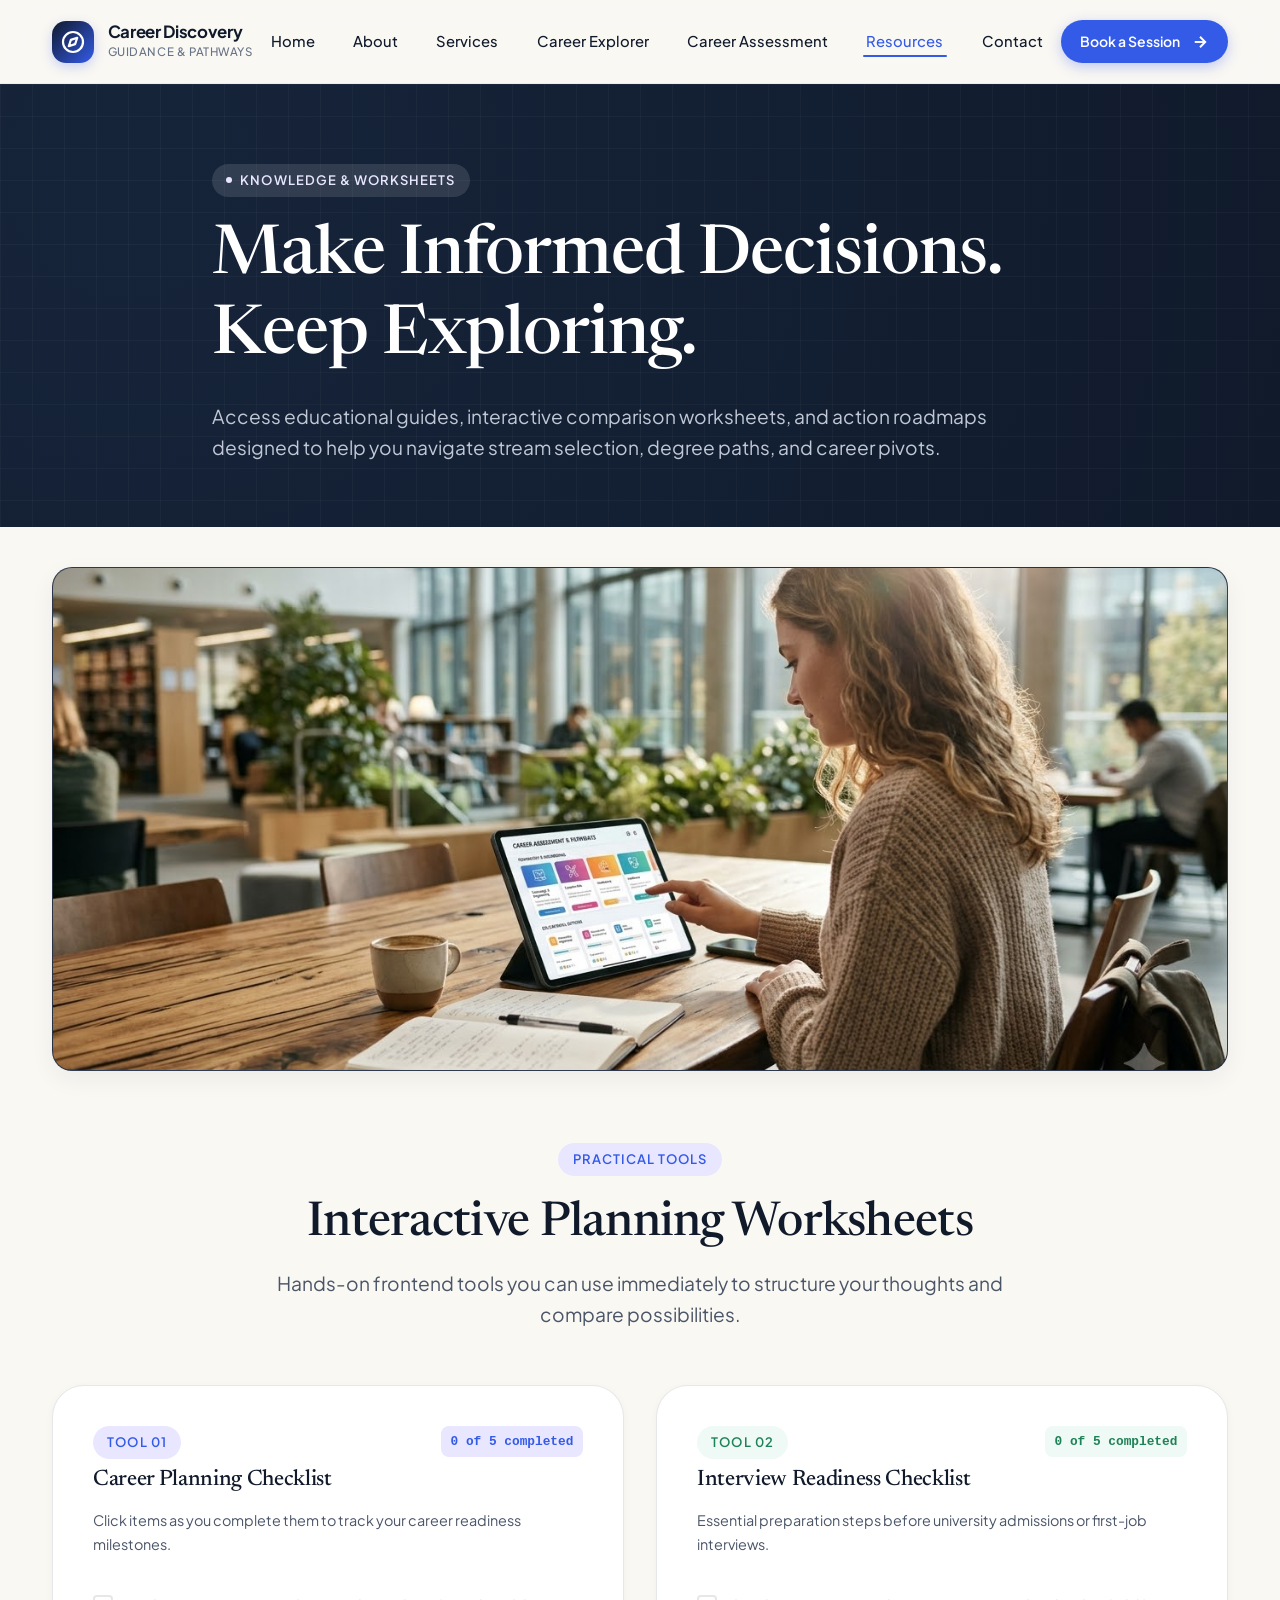
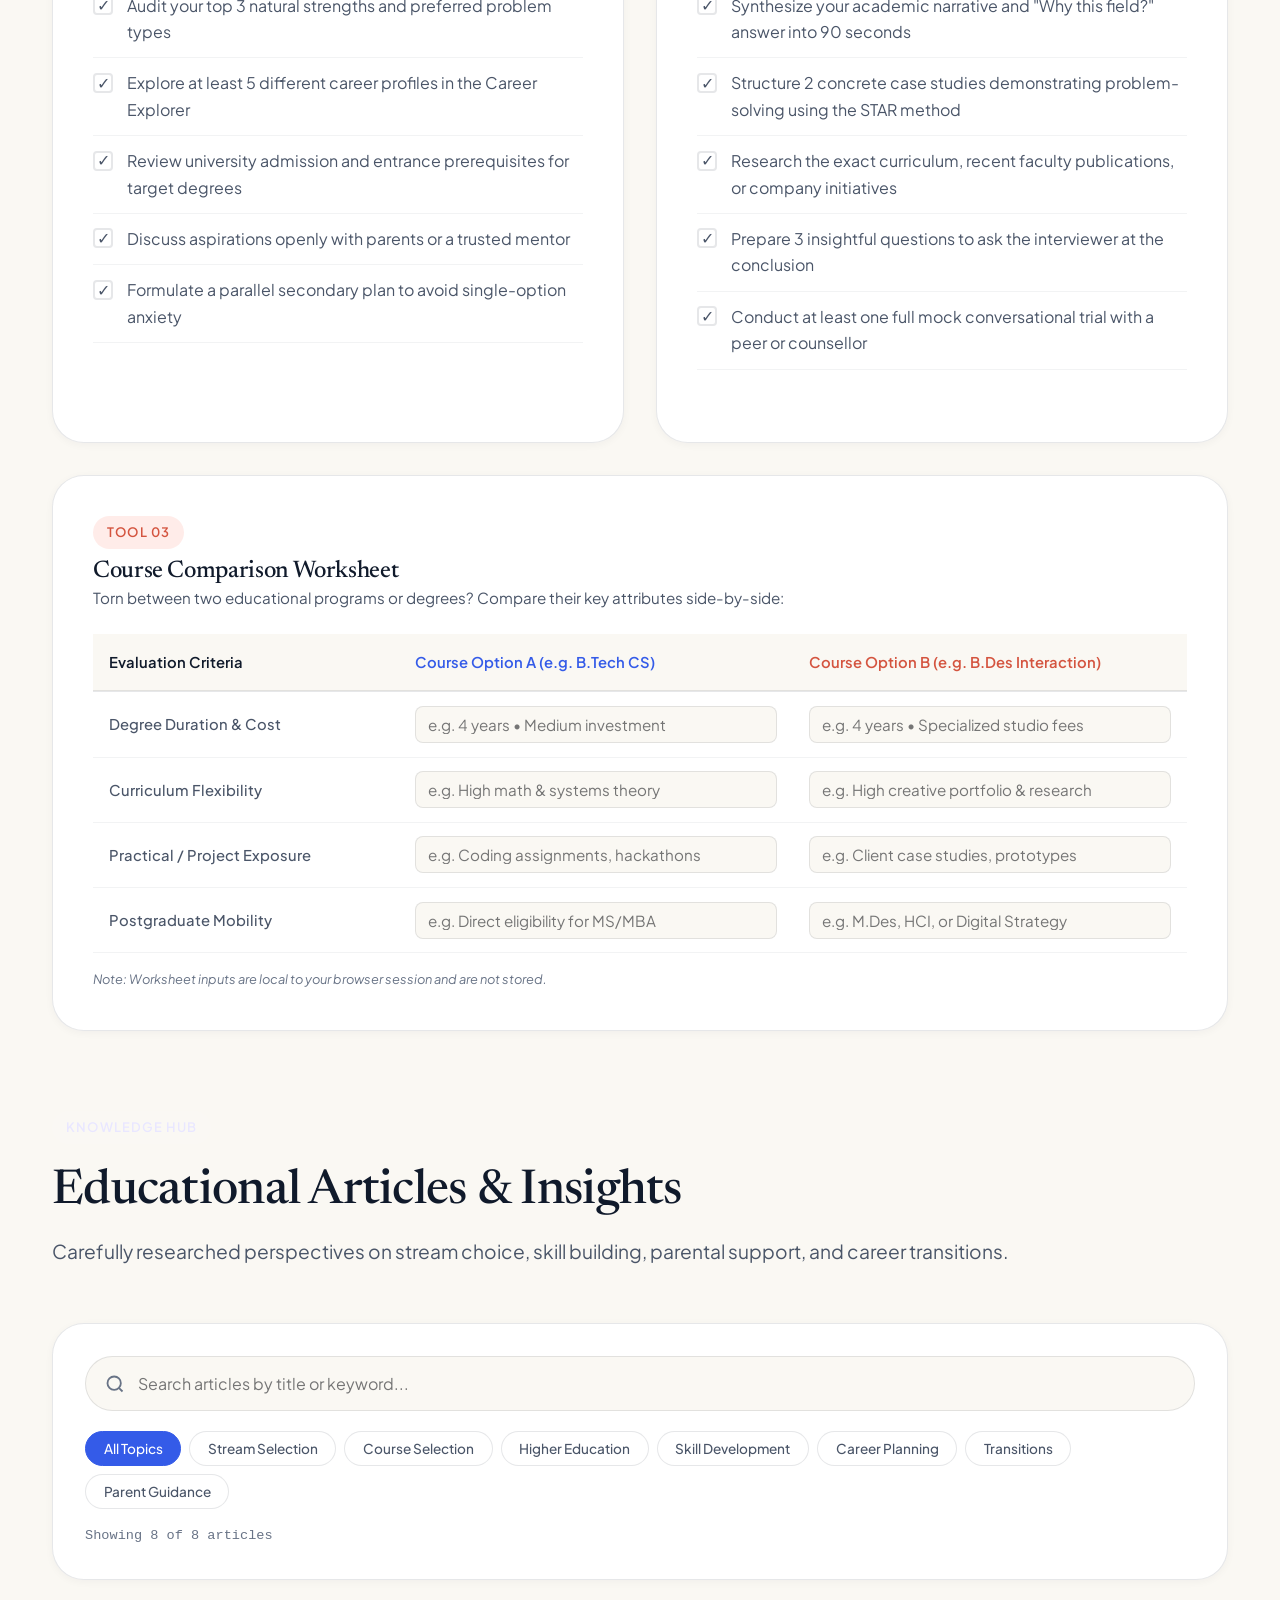
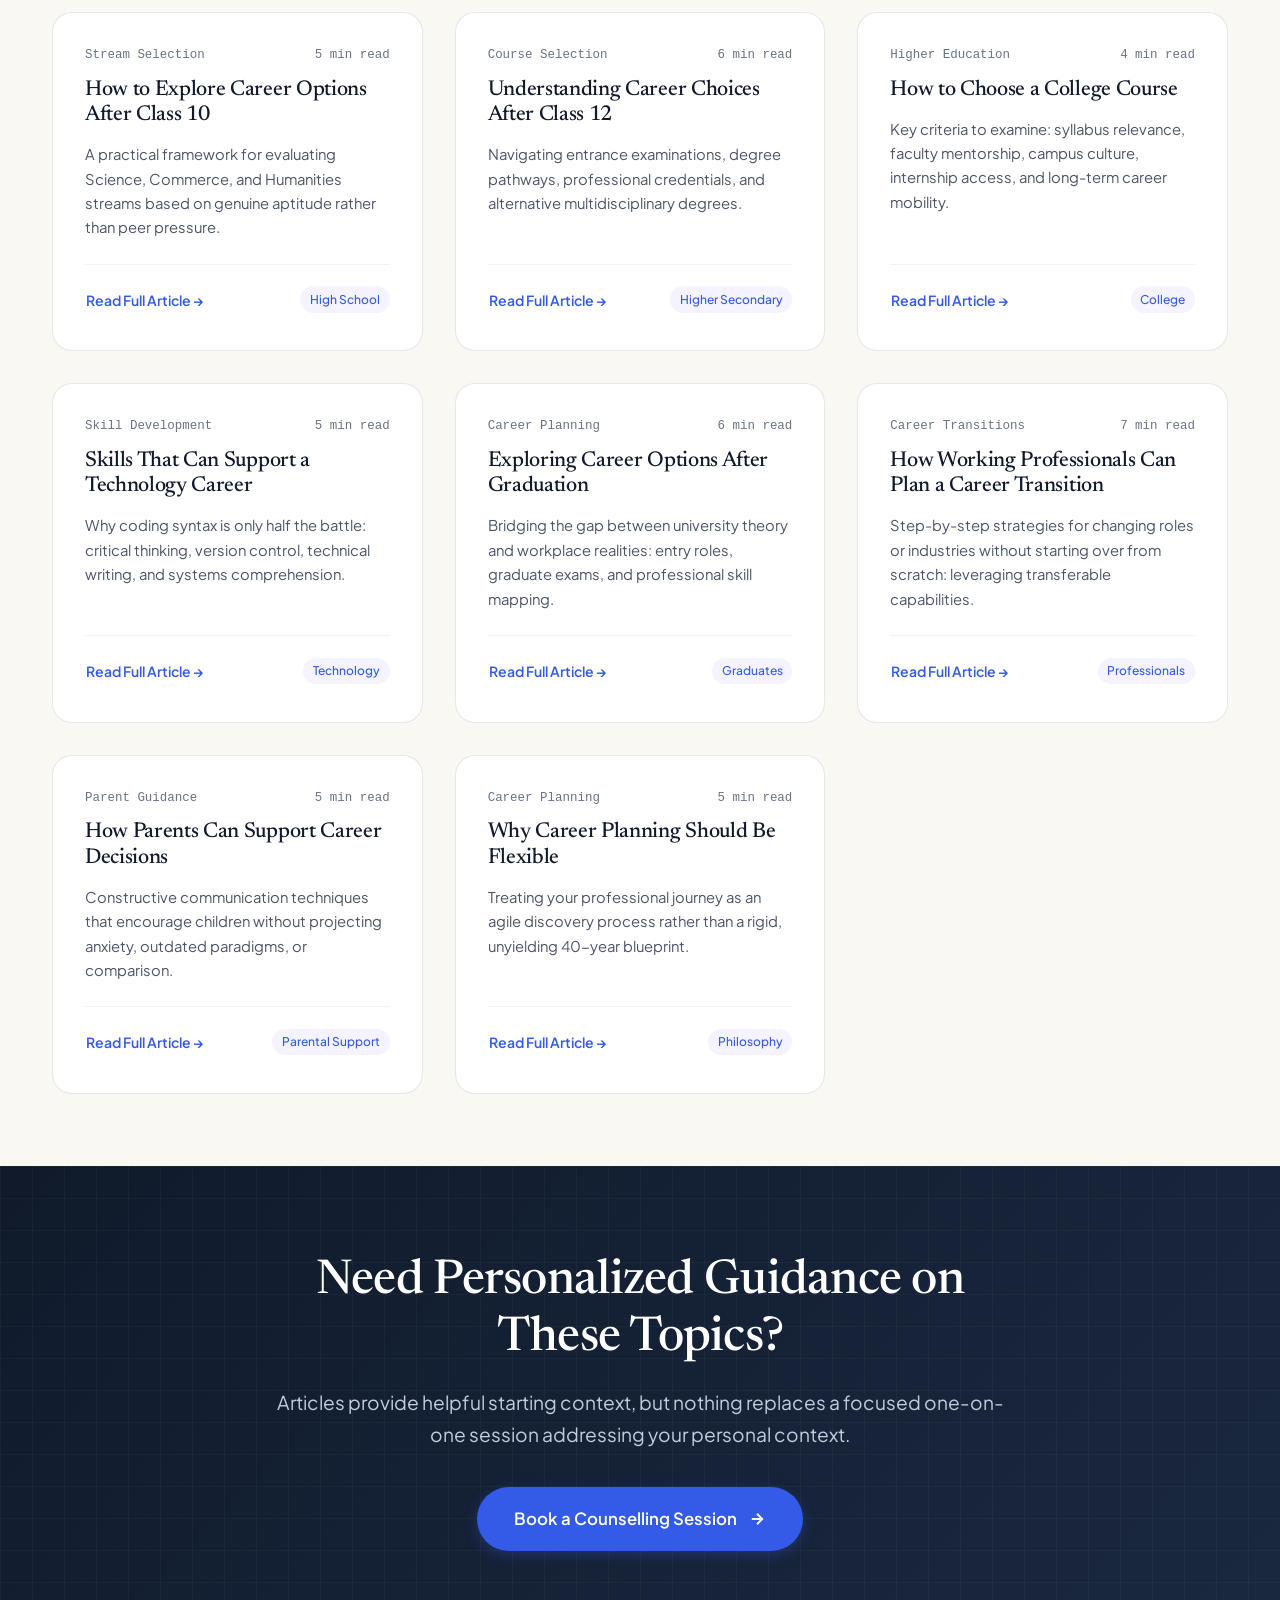
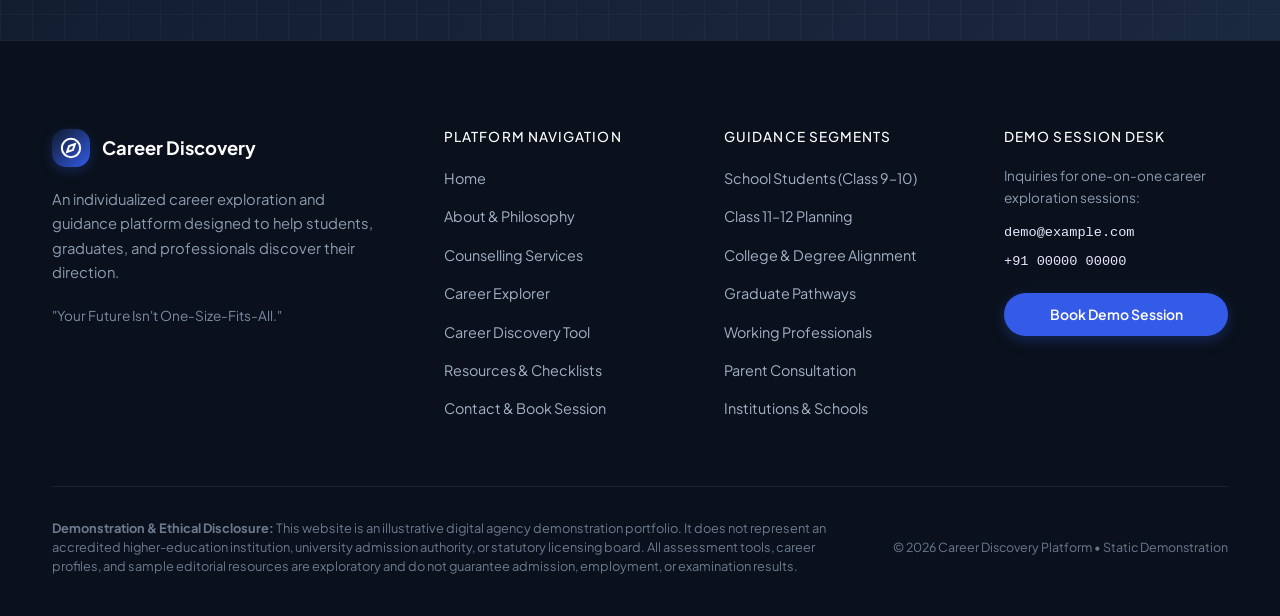
<file: resources.html>
<!DOCTYPE html>
<html lang="en">
<head>
  <meta charset="UTF-8">
  <meta name="viewport" content="width=device-width, initial-scale=1.0">
  <title>Career Resources &amp; Planning Worksheets | Knowledge Hub</title>
  <meta name="description" content="Explore educational guides, interactive career planning checklists, course comparison worksheets, and skill development roadmaps for students and professionals.">
  <meta name="keywords" content="career resources, career planning checklist, course comparison worksheet, stream selection guide, interview preparation checklist">
  
  <meta property="og:title" content="Career Resources & Planning Worksheets | Knowledge Hub">
  <meta property="og:description" content="Make informed decisions. Keep exploring. Articles, interactive worksheets, and roadmaps for informed career exploration.">
  <meta property="og:type" content="website">
  <meta property="og:url" content="https://example.com/resources.html">

  <link rel="stylesheet" href="assets/css/style.css">
  <link rel="stylesheet" href="assets/css/animations.css">
  <link rel="stylesheet" href="assets/css/responsive.css">
</head>
<body>

  <!-- Shared Site Header -->
  <header class="site-header" id="site-header">
    <div class="container nav-container">
      <a href="index.html" class="site-logo" aria-label="Career Discovery Home">
        <div class="logo-symbol">
          <svg width="24" height="24" viewBox="0 0 24 24" fill="none" stroke="currentColor" stroke-width="2.2" stroke-linecap="round" stroke-linejoin="round">
            <circle cx="12" cy="12" r="10"></circle>
            <polygon points="16.24 7.76 14.12 14.12 7.76 16.24 9.88 9.88 16.24 7.76"></polygon>
          </svg>
        </div>
        <div class="logo-text">
          <span class="logo-title">Career Discovery</span>
          <span class="logo-tagline">Guidance &amp; Pathways</span>
        </div>
      </a>

      <nav aria-label="Main Navigation">
        <ul class="nav-menu">
          <li><a href="index.html" class="nav-link">Home</a></li>
          <li><a href="about.html" class="nav-link">About</a></li>
          <li><a href="services.html" class="nav-link">Services</a></li>
          <li><a href="career-explorer.html" class="nav-link">Career Explorer</a></li>
          <li><a href="career-assessment.html" class="nav-link">Career Assessment</a></li>
          <li><a href="resources.html" class="nav-link active">Resources</a></li>
          <li><a href="contact.html" class="nav-link">Contact</a></li>
        </ul>
      </nav>

      <div class="nav-actions">
        <a href="contact.html" class="btn btn-primary btn-sm">
          Book a Session
          <svg width="15" height="15" viewBox="0 0 24 24" fill="none" stroke="currentColor" stroke-width="2.5"><line x1="5" y1="12" x2="19" y2="12"></line><polyline points="12 5 19 12 12 19"></polyline></svg>
        </a>
        <button class="mobile-toggle" aria-label="Toggle navigation menu" aria-expanded="false">
          <span></span>
        </button>
      </div>
    </div>
  </header>

  <!-- Mobile Drawer -->
  <div class="mobile-nav-drawer" id="mobile-drawer">
    <div class="mobile-nav-content">
      <div>
        <div style="display: flex; align-items: center; gap: 0.75rem; margin-bottom: 2rem;">
          <div class="logo-symbol" style="width: 36px; height: 36px;">
            <svg width="20" height="20" viewBox="0 0 24 24" fill="none" stroke="currentColor" stroke-width="2.2"><circle cx="12" cy="12" r="10"></circle><polygon points="16.24 7.76 14.12 14.12 7.76 16.24 9.88 9.88 16.24 7.76"></polygon></svg>
          </div>
          <span style="font-weight: 700; color: var(--color-navy); font-size: 1.1rem;">Career Discovery</span>
        </div>
        <ul class="mobile-nav-links">
          <li><a href="index.html" class="mobile-nav-link">Home</a></li>
          <li><a href="about.html" class="mobile-nav-link">About</a></li>
          <li><a href="services.html" class="mobile-nav-link">Services</a></li>
          <li><a href="career-explorer.html" class="mobile-nav-link">Career Explorer</a></li>
          <li><a href="career-assessment.html" class="mobile-nav-link">Career Assessment</a></li>
          <li><a href="resources.html" class="mobile-nav-link active">Resources</a></li>
          <li><a href="contact.html" class="mobile-nav-link">Contact</a></li>
        </ul>
      </div>
      <div>
        <a href="contact.html" class="btn btn-primary" style="width: 100%;">Book a Counselling Session</a>
      </div>
    </div>
  </div>

  <main id="main-content">
    <!-- ==========================================================================
         PAGE HERO: RESOURCES & KNOWLEDGE HUB
         ========================================================================== -->
    <section class="page-hero dark-hero">
      <div class="bg-grid-subtle"></div>
      <div class="container container-narrow text-center">
        <span class="eyebrow dark reveal-on-scroll">
          <span class="eyebrow-dot"></span>
          Knowledge &amp; Worksheets
        </span>
        <h1 class="reveal-on-scroll stagger-1" style="margin-bottom: 1.5rem;">
          Make Informed Decisions. Keep Exploring.
        </h1>
        <p class="section-lead reveal-on-scroll stagger-2">
          Access educational guides, interactive comparison worksheets, and action roadmaps designed to help you navigate stream selection, degree paths, and career pivots.
        </p>
      </div>
    </section>

    <!-- Image 12: career-knowledge-editorial-hub.jpg -->
    <section style="padding: 2.5rem 0 0; background: var(--color-ivory);">
      <div class="container">
        <div class="image-placeholder ratio-21-9">
          <img src="images/career-knowledge-editorial-hub.jpg" alt="An expansive editorial library of career frameworks, decision matrices, and planning tools" loading="lazy">
        </div>
      </div>
    </section>

    <!-- ==========================================================================
         FOUR INTERACTIVE TOOL WIDGETS
         ========================================================================== -->
    <section style="padding: 4.5rem 0; background: var(--color-ivory);">
      <div class="container">
        <div class="section-header text-center reveal-on-scroll">
          <span class="eyebrow">Practical Tools</span>
          <h2>Interactive Planning Worksheets</h2>
          <p class="section-lead">
            Hands-on frontend tools you can use immediately to structure your thoughts and compare possibilities.
          </p>
        </div>

        <div class="tools-showcase-grid">
          <!-- Widget 1: Career Planning Checklist -->
          <div class="tool-widget-card reveal-on-scroll stagger-1">
            <div style="display: flex; justify-content: space-between; align-items: flex-start; margin-bottom: 1rem;">
              <div>
                <span class="eyebrow" style="margin-bottom: 0.5rem;">Tool 01</span>
                <h3 style="font-size: 1.4rem; color: var(--color-navy);">Career Planning Checklist</h3>
              </div>
              <span class="checklist-counter" style="font-family: var(--font-mono); font-size: 0.8rem; background: var(--color-lavender); padding: 0.3rem 0.6rem; border-radius: var(--radius-sm); font-weight: 600; color: var(--color-royal-blue);">0 of 5 completed</span>
            </div>
            <p style="font-size: 0.9rem; color: var(--color-text-secondary);">
              Click items as you complete them to track your career readiness milestones.
            </p>
            <ul class="checklist-items interactive-checklist">
              <li class="checklist-item">
                <span class="checklist-checkbox">✓</span>
                <span>Audit your top 3 natural strengths and preferred problem types</span>
              </li>
              <li class="checklist-item">
                <span class="checklist-checkbox">✓</span>
                <span>Explore at least 5 different career profiles in the Career Explorer</span>
              </li>
              <li class="checklist-item">
                <span class="checklist-checkbox">✓</span>
                <span>Review university admission and entrance prerequisites for target degrees</span>
              </li>
              <li class="checklist-item">
                <span class="checklist-checkbox">✓</span>
                <span>Discuss aspirations openly with parents or a trusted mentor</span>
              </li>
              <li class="checklist-item">
                <span class="checklist-checkbox">✓</span>
                <span>Formulate a parallel secondary plan to avoid single-option anxiety</span>
              </li>
            </ul>
          </div>

          <!-- Widget 2: Interview & Presentation Checklist -->
          <div class="tool-widget-card reveal-on-scroll stagger-2">
            <div style="display: flex; justify-content: space-between; align-items: flex-start; margin-bottom: 1rem;">
              <div>
                <span class="eyebrow mint" style="margin-bottom: 0.5rem;">Tool 02</span>
                <h3 style="font-size: 1.4rem; color: var(--color-navy);">Interview Readiness Checklist</h3>
              </div>
              <span class="checklist-counter" style="font-family: var(--font-mono); font-size: 0.8rem; background: var(--color-mint-subtle); padding: 0.3rem 0.6rem; border-radius: var(--radius-sm); font-weight: 600; color: var(--color-mint-dark);">0 of 5 completed</span>
            </div>
            <p style="font-size: 0.9rem; color: var(--color-text-secondary);">
              Essential preparation steps before university admissions or first-job interviews.
            </p>
            <ul class="checklist-items interactive-checklist">
              <li class="checklist-item">
                <span class="checklist-checkbox">✓</span>
                <span>Synthesize your academic narrative and "Why this field?" answer into 90 seconds</span>
              </li>
              <li class="checklist-item">
                <span class="checklist-checkbox">✓</span>
                <span>Structure 2 concrete case studies demonstrating problem-solving using the STAR method</span>
              </li>
              <li class="checklist-item">
                <span class="checklist-checkbox">✓</span>
                <span>Research the exact curriculum, recent faculty publications, or company initiatives</span>
              </li>
              <li class="checklist-item">
                <span class="checklist-checkbox">✓</span>
                <span>Prepare 3 insightful questions to ask the interviewer at the conclusion</span>
              </li>
              <li class="checklist-item">
                <span class="checklist-checkbox">✓</span>
                <span>Conduct at least one full mock conversational trial with a peer or counsellor</span>
              </li>
            </ul>
          </div>

          <!-- Widget 3: Course Comparison Worksheet -->
          <div class="tool-widget-card reveal-on-scroll stagger-1" style="grid-column: 1 / -1;">
            <div style="margin-bottom: 1.5rem;">
              <span class="eyebrow coral" style="margin-bottom: 0.5rem;">Tool 03</span>
              <h3 style="font-size: 1.5rem; color: var(--color-navy);">Course Comparison Worksheet</h3>
              <p style="font-size: 0.95rem; color: var(--color-text-secondary);">
                Torn between two educational programs or degrees? Compare their key attributes side-by-side:
              </p>
            </div>

            <div style="overflow-x: auto;">
              <table style="width: 100%; border-collapse: collapse; font-size: 0.925rem; min-width: 600px;">
                <thead>
                  <tr style="background: var(--color-ivory); border-bottom: 2px solid var(--color-border);">
                    <th style="padding: 1rem; text-align: left; width: 28%; font-weight: 600; color: var(--color-navy);">Evaluation Criteria</th>
                    <th style="padding: 1rem; text-align: left; width: 36%; font-weight: 600; color: var(--color-royal-blue);">Course Option A (e.g. B.Tech CS)</th>
                    <th style="padding: 1rem; text-align: left; width: 36%; font-weight: 600; color: var(--color-coral-dark);">Course Option B (e.g. B.Des Interaction)</th>
                  </tr>
                </thead>
                <tbody>
                  <tr style="border-bottom: 1px solid var(--color-border-subtle);">
                    <td style="padding: 0.85rem 1rem; font-weight: 500;">Degree Duration &amp; Cost</td>
                    <td style="padding: 0.85rem 1rem;"><input type="text" class="form-control worksheet-input" placeholder="e.g. 4 years • Medium investment" style="padding: 0.5rem 0.75rem;"></td>
                    <td style="padding: 0.85rem 1rem;"><input type="text" class="form-control worksheet-input" placeholder="e.g. 4 years • Specialized studio fees" style="padding: 0.5rem 0.75rem;"></td>
                  </tr>
                  <tr style="border-bottom: 1px solid var(--color-border-subtle);">
                    <td style="padding: 0.85rem 1rem; font-weight: 500;">Curriculum Flexibility</td>
                    <td style="padding: 0.85rem 1rem;"><input type="text" class="form-control worksheet-input" placeholder="e.g. High math & systems theory" style="padding: 0.5rem 0.75rem;"></td>
                    <td style="padding: 0.85rem 1rem;"><input type="text" class="form-control worksheet-input" placeholder="e.g. High creative portfolio & research" style="padding: 0.5rem 0.75rem;"></td>
                  </tr>
                  <tr style="border-bottom: 1px solid var(--color-border-subtle);">
                    <td style="padding: 0.85rem 1rem; font-weight: 500;">Practical / Project Exposure</td>
                    <td style="padding: 0.85rem 1rem;"><input type="text" class="form-control worksheet-input" placeholder="e.g. Coding assignments, hackathons" style="padding: 0.5rem 0.75rem;"></td>
                    <td style="padding: 0.85rem 1rem;"><input type="text" class="form-control worksheet-input" placeholder="e.g. Client case studies, prototypes" style="padding: 0.5rem 0.75rem;"></td>
                  </tr>
                  <tr style="border-bottom: 1px solid var(--color-border-subtle);">
                    <td style="padding: 0.85rem 1rem; font-weight: 500;">Postgraduate Mobility</td>
                    <td style="padding: 0.85rem 1rem;"><input type="text" class="form-control worksheet-input" placeholder="e.g. Direct eligibility for MS/MBA" style="padding: 0.5rem 0.75rem;"></td>
                    <td style="padding: 0.85rem 1rem;"><input type="text" class="form-control worksheet-input" placeholder="e.g. M.Des, HCI, or Digital Strategy" style="padding: 0.5rem 0.75rem;"></td>
                  </tr>
                </tbody>
              </table>
            </div>
            <div style="font-size: 0.8rem; color: var(--color-text-muted); margin-top: 1rem; font-style: italic;">
              Note: Worksheet inputs are local to your browser session and are not stored.
            </div>
          </div>
        </div>

        <!-- ==========================================================================
             SECTION: DEMO ARTICLES LIBRARY
             ========================================================================== -->
        <div style="margin-top: 3.5rem;">
          <div class="section-header reveal-on-scroll">
            <span class="eyebrow dark">Knowledge Hub</span>
            <h2>Educational Articles &amp; Insights</h2>
            <p class="section-lead">
              Carefully researched perspectives on stream choice, skill building, parental support, and career transitions.
            </p>
          </div>

          <!-- Article Search & Category Filters -->
          <div class="explorer-controls reveal-on-scroll" style="margin-bottom: 2rem;">
            <div class="search-bar-wrap" style="margin-bottom: 1.25rem;">
              <svg class="search-icon" viewBox="0 0 24 24" fill="none" stroke="currentColor" stroke-width="2.2"><circle cx="11" cy="11" r="8"></circle><line x1="21" y1="21" x2="16.65" y2="16.65"></line></svg>
              <input type="text" id="article-search" class="search-input" placeholder="Search articles by title or keyword..." aria-label="Search articles">
            </div>

            <div class="filter-pills" style="gap: 0.5rem;">
              <button class="filter-pill active" data-resource-category="all" type="button">All Topics</button>
              <button class="filter-pill" data-resource-category="Stream Selection" type="button">Stream Selection</button>
              <button class="filter-pill" data-resource-category="Course Selection" type="button">Course Selection</button>
              <button class="filter-pill" data-resource-category="Higher Education" type="button">Higher Education</button>
              <button class="filter-pill" data-resource-category="Skill Development" type="button">Skill Development</button>
              <button class="filter-pill" data-resource-category="Career Planning" type="button">Career Planning</button>
              <button class="filter-pill" data-resource-category="Career Transitions" type="button">Transitions</button>
              <button class="filter-pill" data-resource-category="Parent Guidance" type="button">Parent Guidance</button>
            </div>

            <div style="margin-top: 1rem; font-size: 0.85rem; color: var(--color-text-muted); font-family: var(--font-mono);" id="articles-count">
              Loading demo articles...
            </div>
          </div>

          <!-- Articles Grid (Populated via resources.js) -->
          <div id="articles-grid" class="articles-grid reveal-on-scroll stagger-1">
            <!-- Articles Injected Dynamically -->
          </div>
        </div>
      </div>
    </section>

    <!-- ==========================================================================
         ARTICLE DETAIL MODAL (Overlay Window)
         ========================================================================== -->
    <div class="modal-overlay" id="article-modal-overlay" role="dialog" aria-modal="true">
      <div class="modal-window">
        <button class="modal-close-btn" id="article-modal-close" aria-label="Close article">
          <svg width="18" height="18" viewBox="0 0 24 24" fill="none" stroke="currentColor" stroke-width="2.5"><line x1="18" y1="6" x2="6" y2="18"></line><line x1="6" y1="6" x2="18" y2="18"></line></svg>
        </button>
        <div id="article-modal-content">
          <!-- Article content injected via resources.js -->
        </div>
      </div>
    </div>

    <!-- Closing CTA Banner -->
    <section class="section-closing-cta">
      <div class="bg-grid-subtle"></div>
      <div class="container">
        <div class="closing-box reveal-on-scroll">
          <h2>Need Personalized Guidance on These Topics?</h2>
          <p>
            Articles provide helpful starting context, but nothing replaces a focused one-on-one session addressing your personal context.
          </p>
          <a href="contact.html" class="btn btn-primary btn-lg">
            Book a Counselling Session
            <svg width="18" height="18" viewBox="0 0 24 24" fill="none" stroke="currentColor" stroke-width="2.5"><line x1="5" y1="12" x2="19" y2="12"></line><polyline points="12 5 19 12 12 19"></polyline></svg>
          </a>
        </div>
      </div>
    </section>
  </main>

  <!-- Shared Site Footer -->
  <footer class="site-footer">
    <div class="container">
      <div class="footer-top">
        <div class="footer-brand">
          <div style="display: flex; align-items: center; gap: 0.75rem;">
            <div class="logo-symbol" style="width: 38px; height: 38px;">
              <svg width="22" height="22" viewBox="0 0 24 24" fill="none" stroke="currentColor" stroke-width="2.2"><circle cx="12" cy="12" r="10"></circle><polygon points="16.24 7.76 14.12 14.12 7.76 16.24 9.88 9.88 16.24 7.76"></polygon></svg>
            </div>
            <span style="font-weight: 700; color: var(--color-white); font-size: 1.15rem;">Career Discovery</span>
          </div>
          <p>
            An individualized career exploration and guidance platform designed to help students, graduates, and professionals discover their direction.
          </p>
          <div style="margin-top: 1.25rem; font-size: 0.85rem; color: #7B8BA3;">
            "Your Future Isn't One-Size-Fits-All."
          </div>
        </div>

        <div class="footer-col">
          <h5>Platform Navigation</h5>
          <ul class="footer-links">
            <li><a href="index.html">Home</a></li>
            <li><a href="about.html">About &amp; Philosophy</a></li>
            <li><a href="services.html">Counselling Services</a></li>
            <li><a href="career-explorer.html">Career Explorer</a></li>
            <li><a href="career-assessment.html">Career Discovery Tool</a></li>
            <li><a href="resources.html">Resources &amp; Checklists</a></li>
            <li><a href="contact.html">Contact &amp; Book Session</a></li>
          </ul>
        </div>

        <div class="footer-col">
          <h5>Guidance Segments</h5>
          <ul class="footer-links">
            <li><a href="services.html#school-services">School Students (Class 9–10)</a></li>
            <li><a href="services.html#higher-sec-services">Class 11–12 Planning</a></li>
            <li><a href="services.html#college-services">College &amp; Degree Alignment</a></li>
            <li><a href="services.html#graduate-services">Graduate Pathways</a></li>
            <li><a href="services.html#professional-services">Working Professionals</a></li>
            <li><a href="services.html#parent-services">Parent Consultation</a></li>
            <li><a href="services.html#institutional-services">Institutions &amp; Schools</a></li>
          </ul>
        </div>

        <div class="footer-col">
          <h5>Demo Session Desk</h5>
          <p style="font-size: 0.85rem; color: #8C9BB0; margin-bottom: 0.75rem;">
            Inquiries for one-on-one career exploration sessions:
          </p>
          <div style="font-family: var(--font-mono); font-size: 0.85rem; color: var(--color-lavender); margin-bottom: 0.4rem;">
            demo@example.com
          </div>
          <div style="font-family: var(--font-mono); font-size: 0.85rem; color: var(--color-lavender); margin-bottom: 1.25rem;">
            +91 00000 00000
          </div>
          <a href="contact.html" class="btn btn-primary btn-sm" style="width: 100%;">Book Demo Session</a>
        </div>
      </div>

      <div class="footer-bottom">
        <div class="footer-disclaimer">
          <strong>Demonstration &amp; Ethical Disclosure:</strong> This website is an illustrative digital agency demonstration portfolio. It does not represent an accredited higher-education institution, university admission authority, or statutory licensing board. All assessment tools, career profiles, and sample editorial resources are exploratory and do not guarantee admission, employment, or examination results.
        </div>
        <div style="color: #6C7A90; font-size: 0.78rem;">
          &copy; 2026 Career Discovery Platform • Static Demonstration
        </div>
      </div>
    </div>
  </footer>

  <!-- Scripts -->
  <script src="assets/js/resources.js"></script>
  <script src="assets/js/main.js"></script>
</body>
</html>
</file>
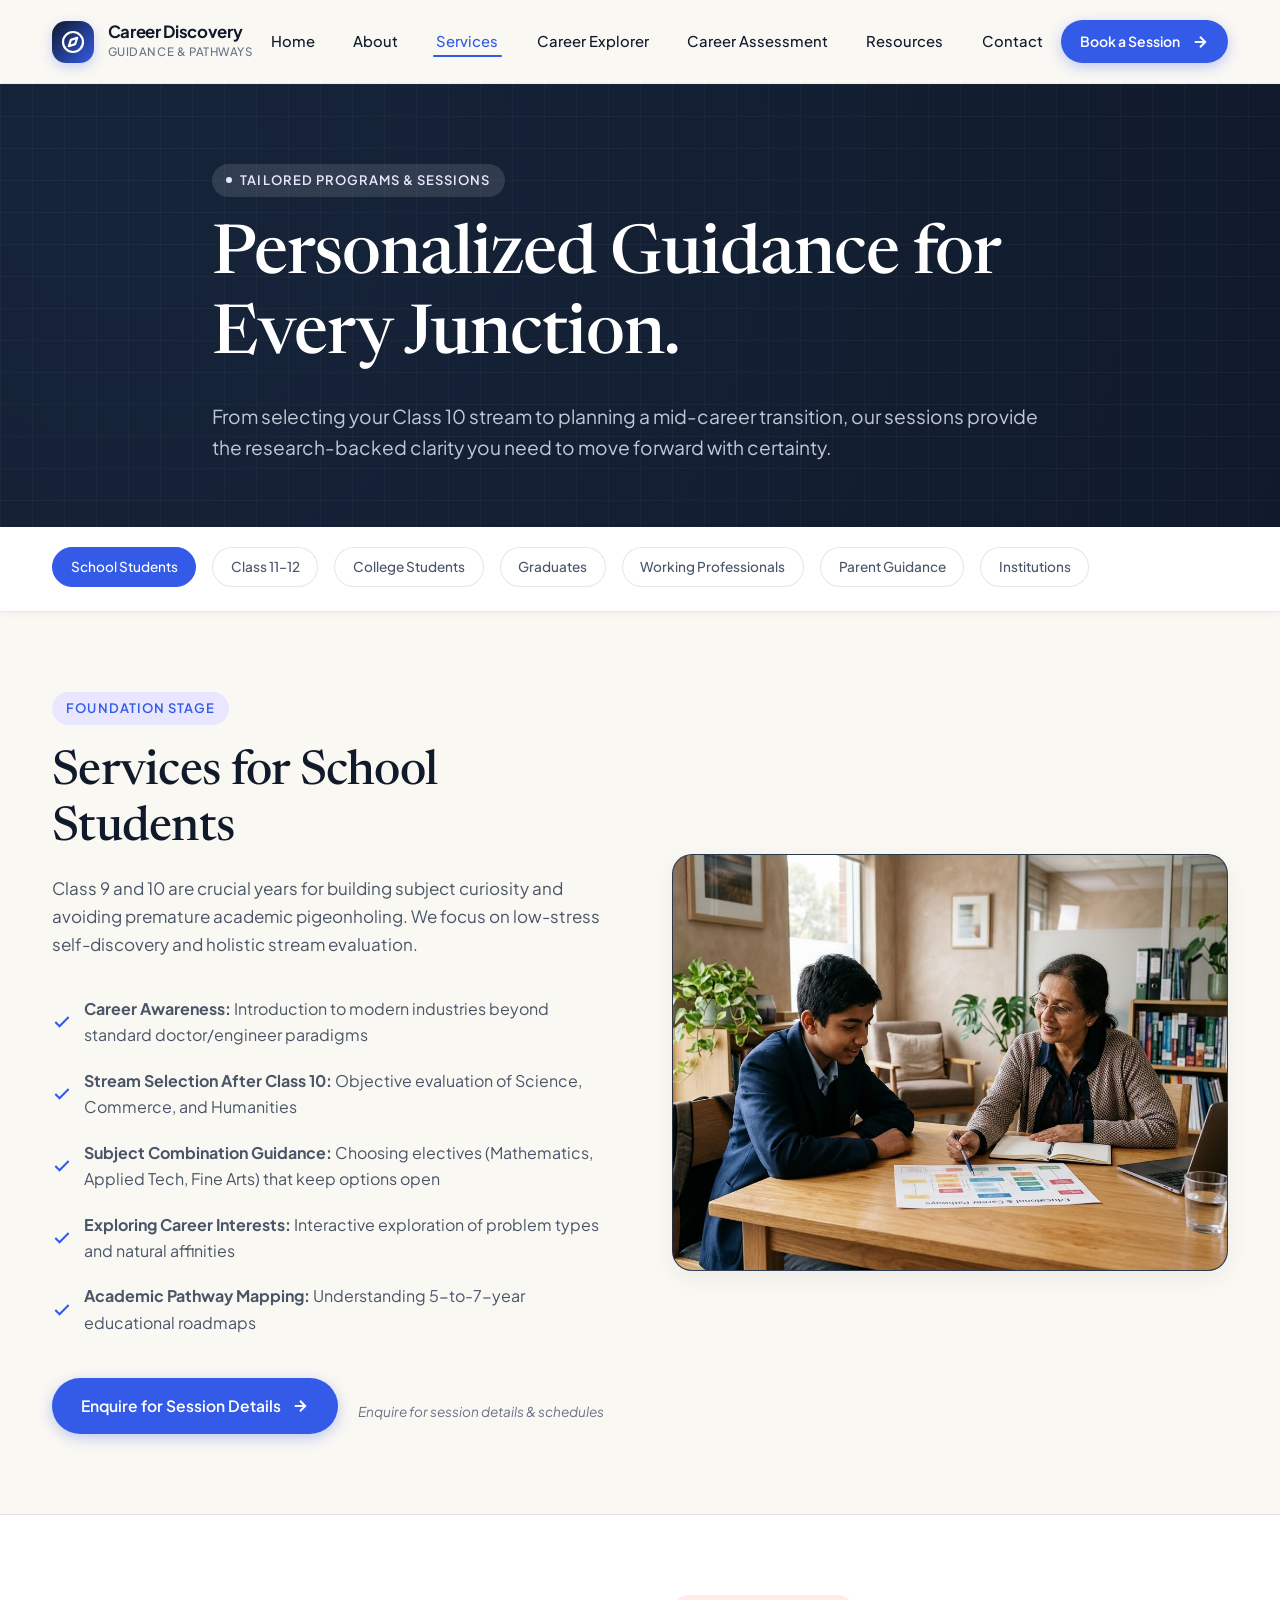
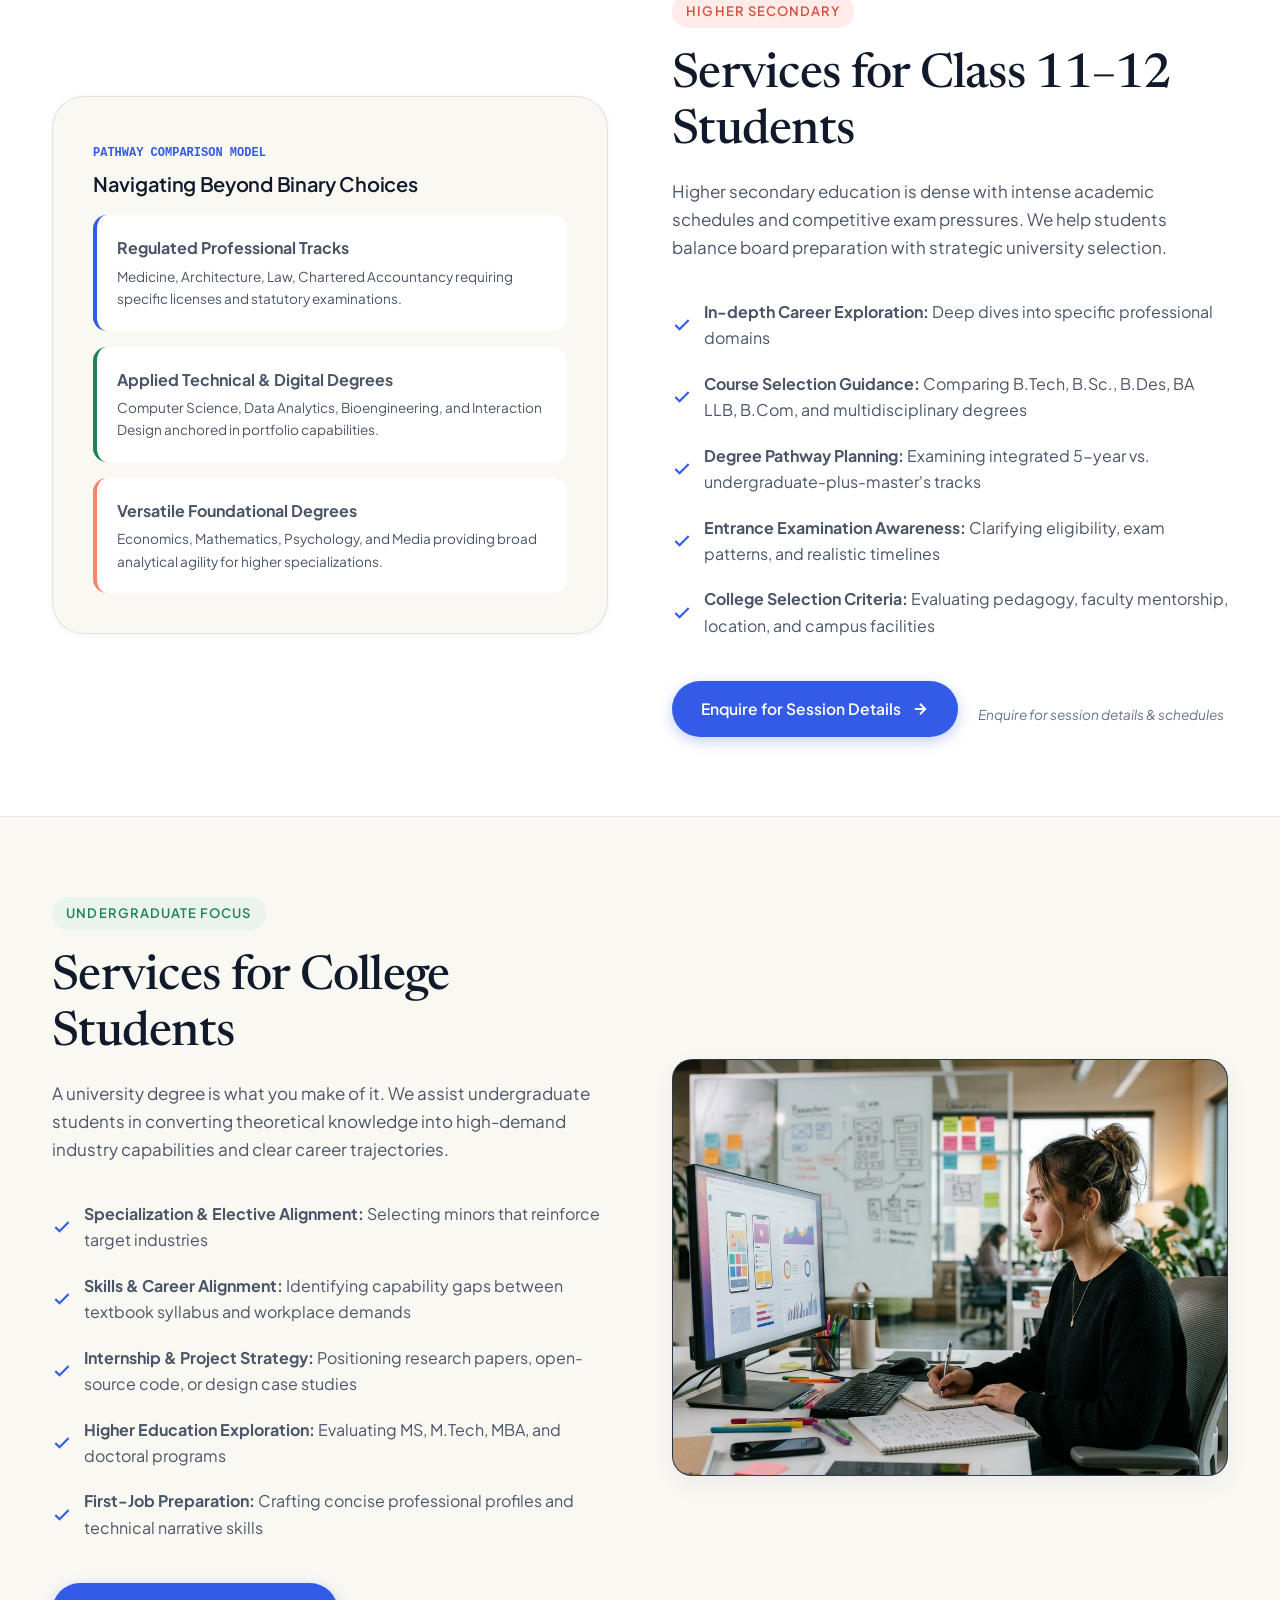
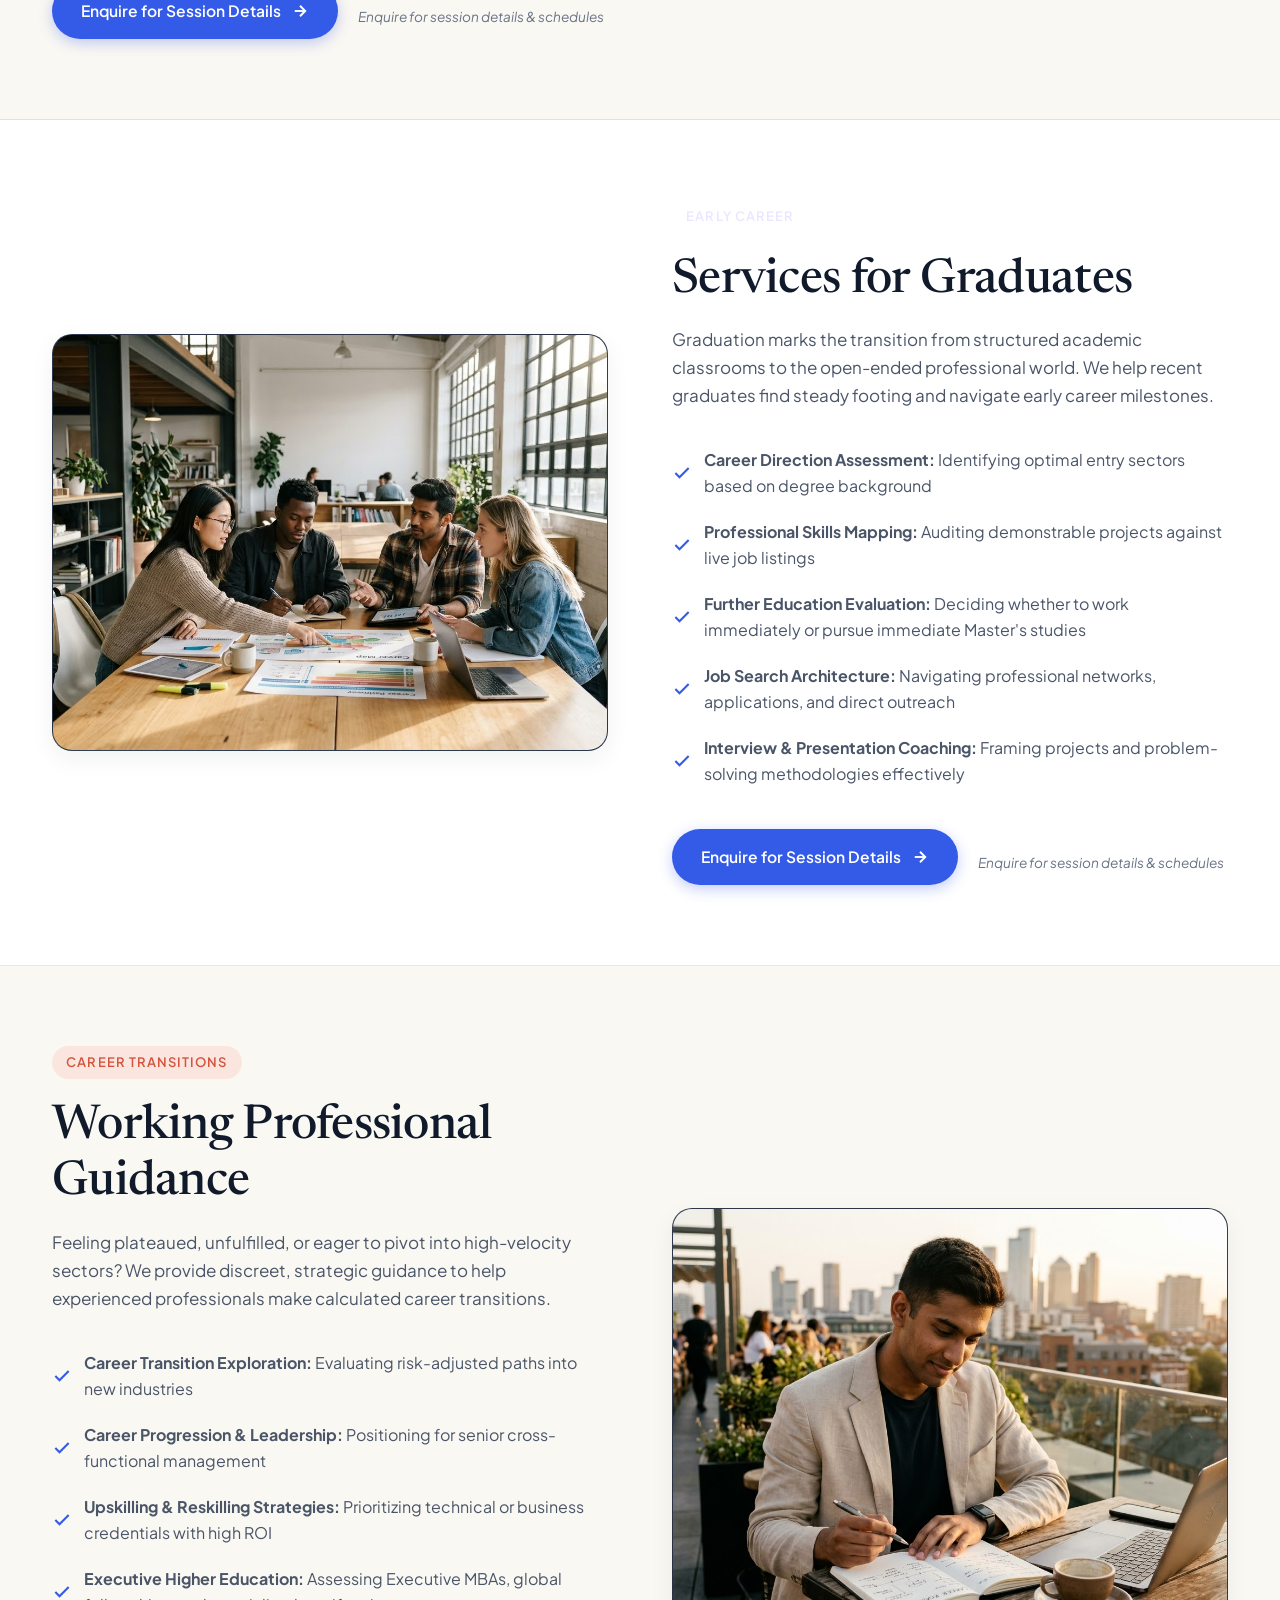
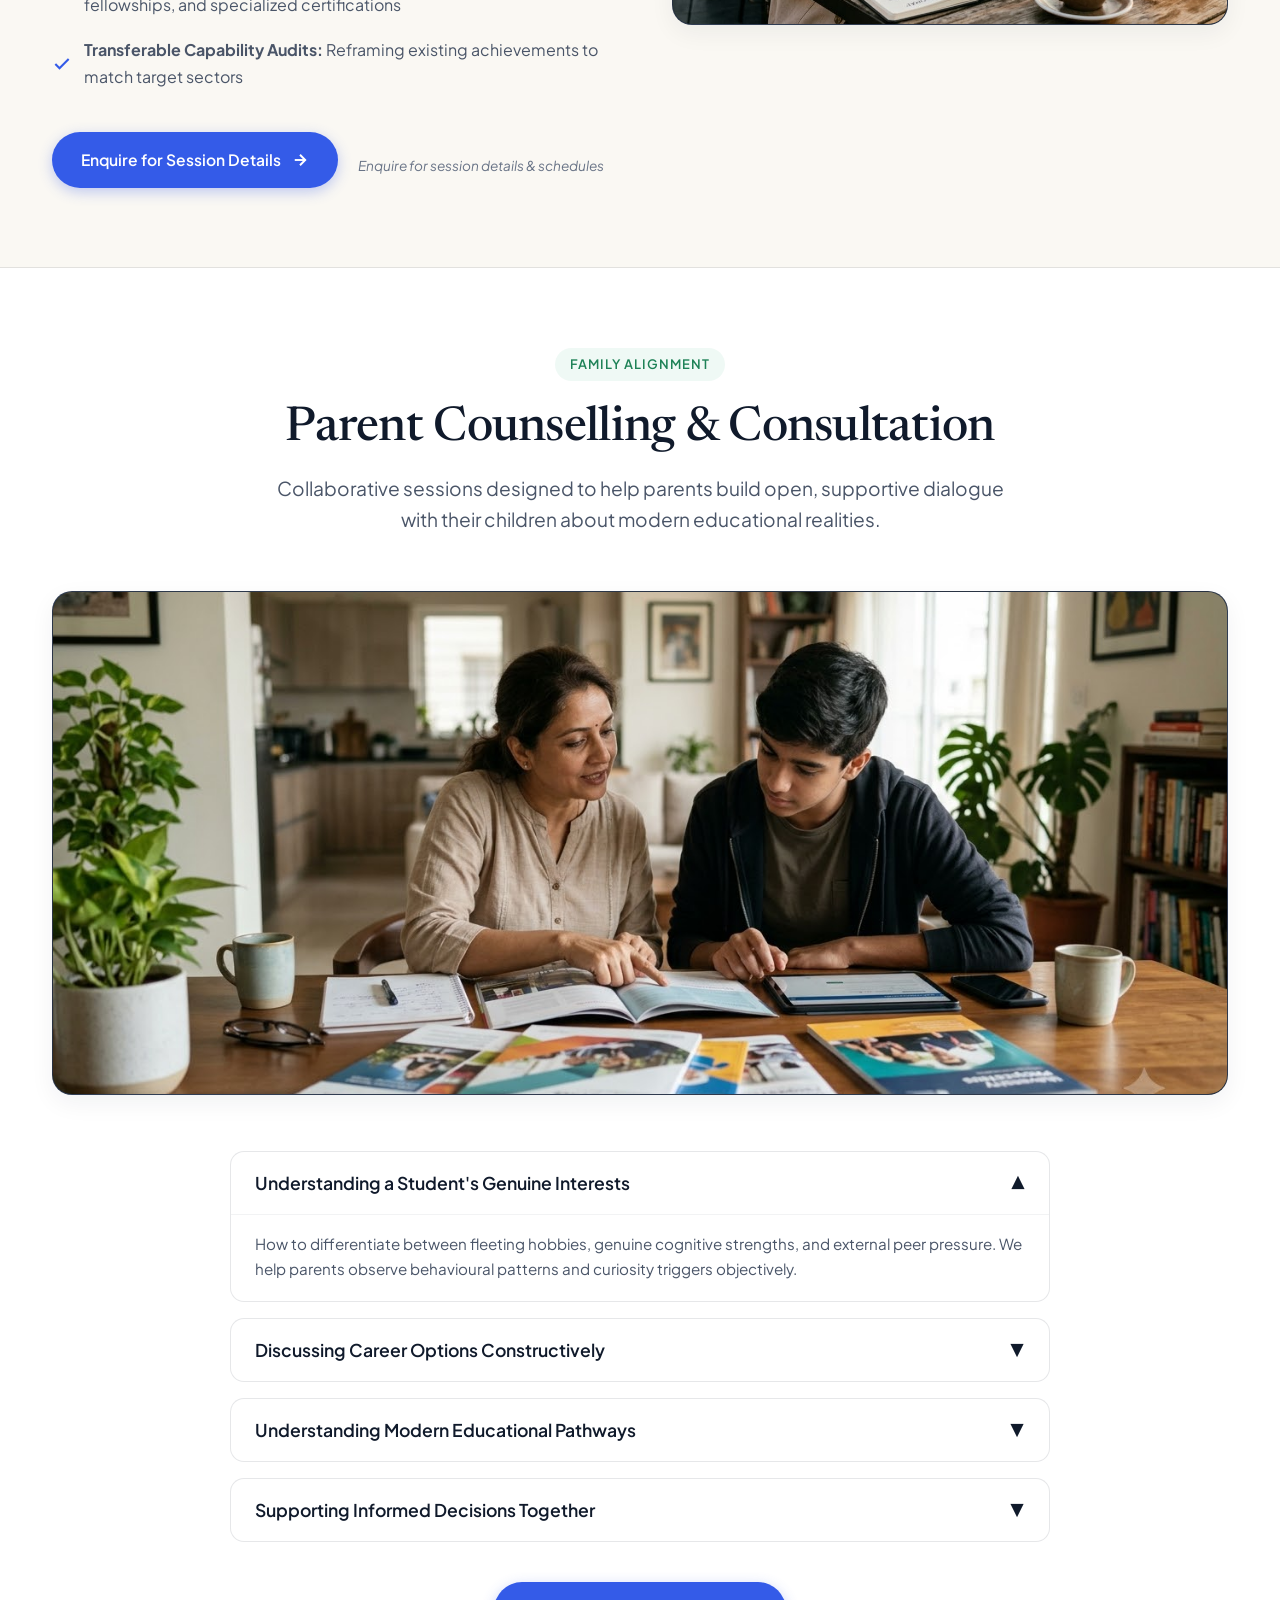
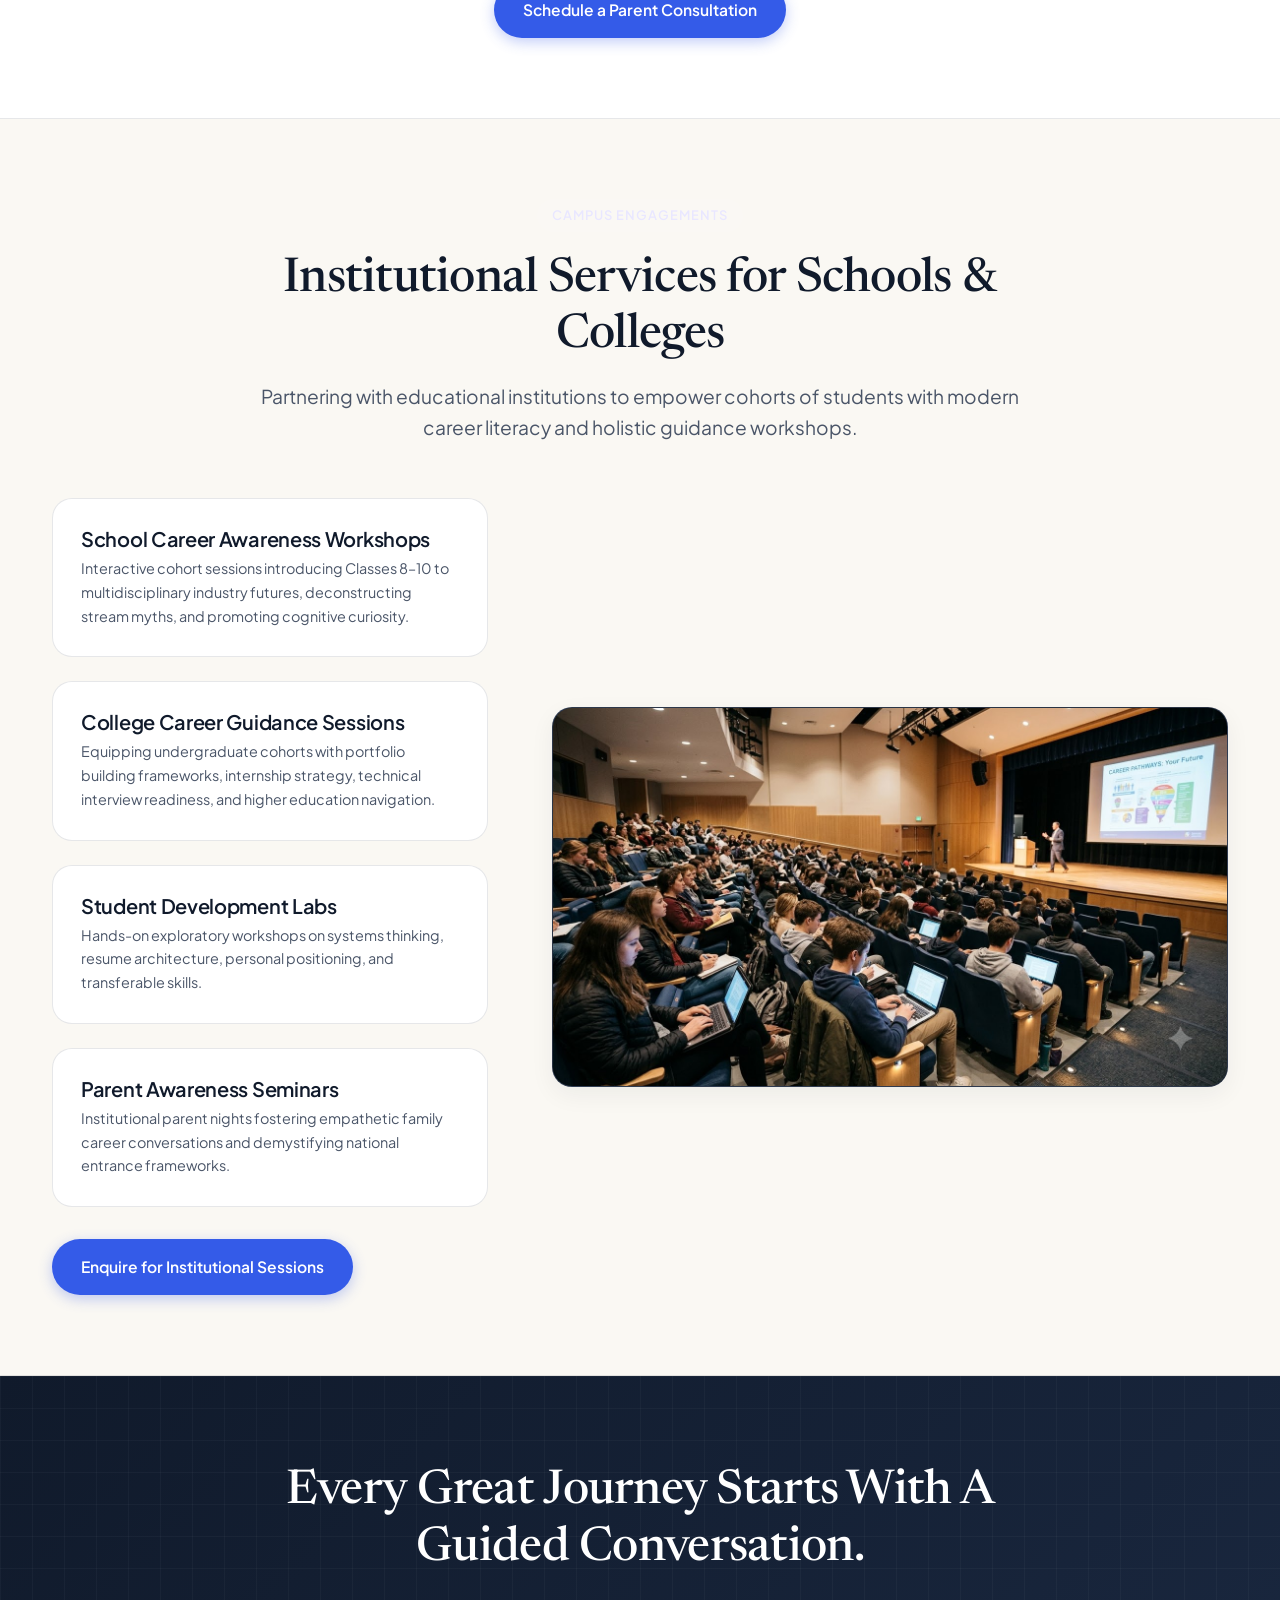
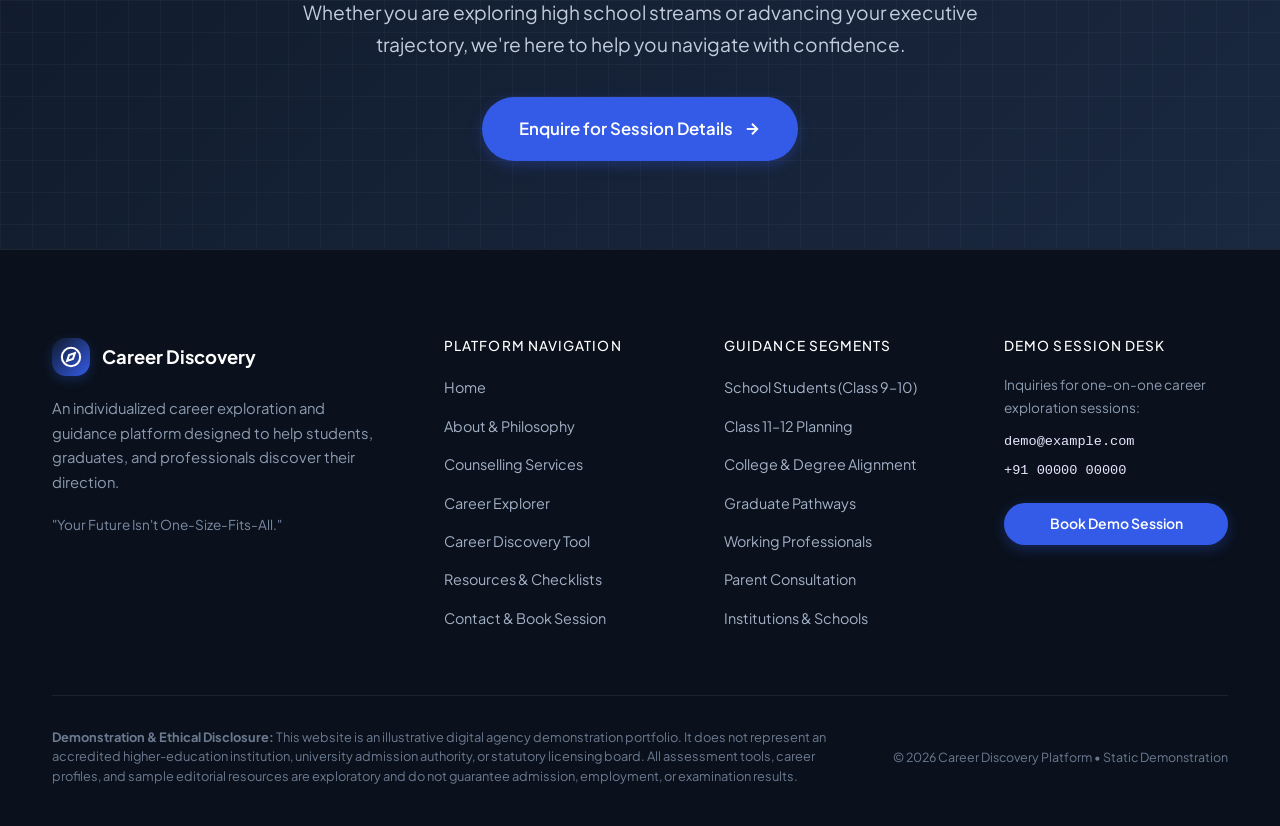
<file: services.html>
<!DOCTYPE html>
<html lang="en">
<head>
  <meta charset="UTF-8">
  <meta name="viewport" content="width=device-width, initial-scale=1.0">
  <title>Counselling Services &amp; Guidance Programs | Career Counseling Platform</title>
  <meta name="description" content="Personalized career guidance programs for school students, Class 11–12, college undergraduates, graduates, working professionals, parents, and institutions.">
  <meta name="keywords" content="career counseling services, stream selection, college course guidance, career transition, parent counseling, institutional workshops">
  
  <meta property="og:title" content="Counselling Services & Programs | Career Counseling Platform">
  <meta property="og:description" content="Comprehensive, individualized career guidance programs tailored for students, graduates, professionals, parents, and schools.">
  <meta property="og:type" content="website">
  <meta property="og:url" content="https://example.com/services.html">

  <link rel="stylesheet" href="assets/css/style.css">
  <link rel="stylesheet" href="assets/css/animations.css">
  <link rel="stylesheet" href="assets/css/responsive.css">
</head>
<body>

  <!-- Shared Site Header -->
  <header class="site-header" id="site-header">
    <div class="container nav-container">
      <a href="index.html" class="site-logo" aria-label="Career Discovery Home">
        <div class="logo-symbol">
          <svg width="24" height="24" viewBox="0 0 24 24" fill="none" stroke="currentColor" stroke-width="2.2" stroke-linecap="round" stroke-linejoin="round">
            <circle cx="12" cy="12" r="10"></circle>
            <polygon points="16.24 7.76 14.12 14.12 7.76 16.24 9.88 9.88 16.24 7.76"></polygon>
          </svg>
        </div>
        <div class="logo-text">
          <span class="logo-title">Career Discovery</span>
          <span class="logo-tagline">Guidance &amp; Pathways</span>
        </div>
      </a>

      <nav aria-label="Main Navigation">
        <ul class="nav-menu">
          <li><a href="index.html" class="nav-link">Home</a></li>
          <li><a href="about.html" class="nav-link">About</a></li>
          <li><a href="services.html" class="nav-link active">Services</a></li>
          <li><a href="career-explorer.html" class="nav-link">Career Explorer</a></li>
          <li><a href="career-assessment.html" class="nav-link">Career Assessment</a></li>
          <li><a href="resources.html" class="nav-link">Resources</a></li>
          <li><a href="contact.html" class="nav-link">Contact</a></li>
        </ul>
      </nav>

      <div class="nav-actions">
        <a href="contact.html" class="btn btn-primary btn-sm">
          Book a Session
          <svg width="15" height="15" viewBox="0 0 24 24" fill="none" stroke="currentColor" stroke-width="2.5"><line x1="5" y1="12" x2="19" y2="12"></line><polyline points="12 5 19 12 12 19"></polyline></svg>
        </a>
        <button class="mobile-toggle" aria-label="Toggle navigation menu" aria-expanded="false">
          <span></span>
        </button>
      </div>
    </div>
  </header>

  <!-- Mobile Drawer -->
  <div class="mobile-nav-drawer" id="mobile-drawer">
    <div class="mobile-nav-content">
      <div>
        <div style="display: flex; align-items: center; gap: 0.75rem; margin-bottom: 2rem;">
          <div class="logo-symbol" style="width: 36px; height: 36px;">
            <svg width="20" height="20" viewBox="0 0 24 24" fill="none" stroke="currentColor" stroke-width="2.2"><circle cx="12" cy="12" r="10"></circle><polygon points="16.24 7.76 14.12 14.12 7.76 16.24 9.88 9.88 16.24 7.76"></polygon></svg>
          </div>
          <span style="font-weight: 700; color: var(--color-navy); font-size: 1.1rem;">Career Discovery</span>
        </div>
        <ul class="mobile-nav-links">
          <li><a href="index.html" class="mobile-nav-link">Home</a></li>
          <li><a href="about.html" class="mobile-nav-link">About</a></li>
          <li><a href="services.html" class="mobile-nav-link active">Services</a></li>
          <li><a href="career-explorer.html" class="mobile-nav-link">Career Explorer</a></li>
          <li><a href="career-assessment.html" class="mobile-nav-link">Career Assessment</a></li>
          <li><a href="resources.html" class="mobile-nav-link">Resources</a></li>
          <li><a href="contact.html" class="mobile-nav-link">Contact</a></li>
        </ul>
      </div>
      <div>
        <a href="contact.html" class="btn btn-primary" style="width: 100%;">Book a Counselling Session</a>
      </div>
    </div>
  </div>

  <main id="main-content">
    <!-- ==========================================================================
         PAGE HERO: SERVICES OVERVIEW
         ========================================================================== -->
    <section class="page-hero dark-hero">
      <div class="bg-grid-subtle"></div>
      <div class="container container-narrow text-center">
        <span class="eyebrow dark reveal-on-scroll">
          <span class="eyebrow-dot"></span>
          Tailored Programs &amp; Sessions
        </span>
        <h1 class="reveal-on-scroll stagger-1" style="margin-bottom: 1.5rem;">
          Personalized Guidance for Every Junction.
        </h1>
        <p class="section-lead reveal-on-scroll stagger-2">
          From selecting your Class 10 stream to planning a mid-career transition, our sessions provide the research-backed clarity you need to move forward with certainty.
        </p>
      </div>
    </section>

    <!-- Quick Navigation Jump Bar -->
    <section style="background: var(--color-white); border-bottom: 1px solid var(--color-border); padding: 1.25rem 0; position: sticky; top: var(--header-height); z-index: 100; box-shadow: var(--shadow-sm);">
      <div class="container" style="display: flex; gap: 1rem; overflow-x: auto; white-space: nowrap; padding-bottom: 0.25rem;">
        <a href="#school-services" class="filter-pill active">School Students</a>
        <a href="#higher-sec-services" class="filter-pill">Class 11–12</a>
        <a href="#college-services" class="filter-pill">College Students</a>
        <a href="#graduate-services" class="filter-pill">Graduates</a>
        <a href="#professional-services" class="filter-pill">Working Professionals</a>
        <a href="#parent-services" class="filter-pill">Parent Guidance</a>
        <a href="#institutional-services" class="filter-pill">Institutions</a>
      </div>
    </section>

    <!-- ==========================================================================
         SERVICE 1: SCHOOL STUDENTS (CLASS 9–10)
         ========================================================================== -->
    <section class="service-block" id="school-services">
      <div class="container">
        <div class="service-grid">
          <div class="reveal-on-scroll">
            <span class="eyebrow">Foundation Stage</span>
            <h2>Services for School Students</h2>
            <p style="color: var(--color-text-secondary); margin-top: 1rem;">
              Class 9 and 10 are crucial years for building subject curiosity and avoiding premature academic pigeonholing. We focus on low-stress self-discovery and holistic stream evaluation.
            </p>
            <ul class="service-features">
              <li>
                <svg width="20" height="20" viewBox="0 0 24 24" fill="none" stroke="currentColor" stroke-width="2.5"><polyline points="20 6 9 17 4 12"></polyline></svg>
                <span><strong>Career Awareness:</strong> Introduction to modern industries beyond standard doctor/engineer paradigms</span>
              </li>
              <li>
                <svg width="20" height="20" viewBox="0 0 24 24" fill="none" stroke="currentColor" stroke-width="2.5"><polyline points="20 6 9 17 4 12"></polyline></svg>
                <span><strong>Stream Selection After Class 10:</strong> Objective evaluation of Science, Commerce, and Humanities</span>
              </li>
              <li>
                <svg width="20" height="20" viewBox="0 0 24 24" fill="none" stroke="currentColor" stroke-width="2.5"><polyline points="20 6 9 17 4 12"></polyline></svg>
                <span><strong>Subject Combination Guidance:</strong> Choosing electives (Mathematics, Applied Tech, Fine Arts) that keep options open</span>
              </li>
              <li>
                <svg width="20" height="20" viewBox="0 0 24 24" fill="none" stroke="currentColor" stroke-width="2.5"><polyline points="20 6 9 17 4 12"></polyline></svg>
                <span><strong>Exploring Career Interests:</strong> Interactive exploration of problem types and natural affinities</span>
              </li>
              <li>
                <svg width="20" height="20" viewBox="0 0 24 24" fill="none" stroke="currentColor" stroke-width="2.5"><polyline points="20 6 9 17 4 12"></polyline></svg>
                <span><strong>Academic Pathway Mapping:</strong> Understanding 5-to-7-year educational roadmaps</span>
              </li>
            </ul>
            <div style="display: flex; align-items: center; gap: 1.25rem; flex-wrap: wrap;">
              <a href="contact.html?stage=school" class="btn btn-primary">
                Enquire for Session Details
                <svg width="16" height="16" viewBox="0 0 24 24" fill="none" stroke="currentColor" stroke-width="2.5"><line x1="5" y1="12" x2="19" y2="12"></line><polyline points="12 5 19 12 12 19"></polyline></svg>
              </a>
              <span class="service-pricing-note">Enquire for session details &amp; schedules</span>
            </div>
          </div>

          <!-- Image 02: school-student-guidance-session.jpg -->
          <div class="reveal-on-scroll stagger-2">
            <div class="image-placeholder ratio-4-3">
              <img src="images/school-student-guidance-session.jpg" alt="School student engaged in an inspiring stream awareness consultation" loading="lazy">
            </div>
          </div>
        </div>
      </div>
    </section>

    <!-- ==========================================================================
         SERVICE 2: CLASS 11–12 STUDENTS
         ========================================================================== -->
    <section class="service-block" id="higher-sec-services" style="background-color: var(--color-white);">
      <div class="container">
        <div class="service-grid reverse">
          <div class="reveal-on-scroll">
            <span class="eyebrow coral">Higher Secondary</span>
            <h2>Services for Class 11–12 Students</h2>
            <p style="color: var(--color-text-secondary); margin-top: 1rem;">
              Higher secondary education is dense with intense academic schedules and competitive exam pressures. We help students balance board preparation with strategic university selection.
            </p>
            <ul class="service-features">
              <li>
                <svg width="20" height="20" viewBox="0 0 24 24" fill="none" stroke="currentColor" stroke-width="2.5"><polyline points="20 6 9 17 4 12"></polyline></svg>
                <span><strong>In-depth Career Exploration:</strong> Deep dives into specific professional domains</span>
              </li>
              <li>
                <svg width="20" height="20" viewBox="0 0 24 24" fill="none" stroke="currentColor" stroke-width="2.5"><polyline points="20 6 9 17 4 12"></polyline></svg>
                <span><strong>Course Selection Guidance:</strong> Comparing B.Tech, B.Sc., B.Des, BA LLB, B.Com, and multidisciplinary degrees</span>
              </li>
              <li>
                <svg width="20" height="20" viewBox="0 0 24 24" fill="none" stroke="currentColor" stroke-width="2.5"><polyline points="20 6 9 17 4 12"></polyline></svg>
                <span><strong>Degree Pathway Planning:</strong> Examining integrated 5-year vs. undergraduate-plus-master's tracks</span>
              </li>
              <li>
                <svg width="20" height="20" viewBox="0 0 24 24" fill="none" stroke="currentColor" stroke-width="2.5"><polyline points="20 6 9 17 4 12"></polyline></svg>
                <span><strong>Entrance Examination Awareness:</strong> Clarifying eligibility, exam patterns, and realistic timelines</span>
              </li>
              <li>
                <svg width="20" height="20" viewBox="0 0 24 24" fill="none" stroke="currentColor" stroke-width="2.5"><polyline points="20 6 9 17 4 12"></polyline></svg>
                <span><strong>College Selection Criteria:</strong> Evaluating pedagogy, faculty mentorship, location, and campus facilities</span>
              </li>
            </ul>
            <div style="display: flex; align-items: center; gap: 1.25rem; flex-wrap: wrap;">
              <a href="contact.html?stage=higher-secondary" class="btn btn-primary">
                Enquire for Session Details
                <svg width="16" height="16" viewBox="0 0 24 24" fill="none" stroke="currentColor" stroke-width="2.5"><line x1="5" y1="12" x2="19" y2="12"></line><polyline points="12 5 19 12 12 19"></polyline></svg>
              </a>
              <span class="service-pricing-note">Enquire for session details &amp; schedules</span>
            </div>
          </div>

          <div class="reveal-on-scroll stagger-2">
            <!-- Illustrated Degree Pathway Diagram -->
            <div style="background: var(--color-ivory); border-radius: var(--radius-xl); padding: 2.5rem; border: 1px solid var(--color-border); box-shadow: var(--shadow-sm);">
              <span style="font-family: var(--font-mono); font-size: 0.75rem; color: var(--color-royal-blue); font-weight: 700; text-transform: uppercase;">Pathway Comparison Model</span>
              <h4 style="margin: 0.5rem 0 1.25rem;">Navigating Beyond Binary Choices</h4>
              <div style="display: flex; flex-direction: column; gap: 1rem;">
                <div style="background: var(--color-white); padding: 1.25rem; border-radius: var(--radius-md); border-left: 4px solid var(--color-royal-blue);">
                  <strong>Regulated Professional Tracks</strong>
                  <p style="font-size: 0.85rem; color: var(--color-text-secondary); margin-bottom: 0; margin-top: 0.25rem;">Medicine, Architecture, Law, Chartered Accountancy requiring specific licenses and statutory examinations.</p>
                </div>
                <div style="background: var(--color-white); padding: 1.25rem; border-radius: var(--radius-md); border-left: 4px solid #1E8257;">
                  <strong>Applied Technical &amp; Digital Degrees</strong>
                  <p style="font-size: 0.85rem; color: var(--color-text-secondary); margin-bottom: 0; margin-top: 0.25rem;">Computer Science, Data Analytics, Bioengineering, and Interaction Design anchored in portfolio capabilities.</p>
                </div>
                <div style="background: var(--color-white); padding: 1.25rem; border-radius: var(--radius-md); border-left: 4px solid var(--color-coral);">
                  <strong>Versatile Foundational Degrees</strong>
                  <p style="font-size: 0.85rem; color: var(--color-text-secondary); margin-bottom: 0; margin-top: 0.25rem;">Economics, Mathematics, Psychology, and Media providing broad analytical agility for higher specializations.</p>
                </div>
              </div>
            </div>
          </div>
        </div>
      </div>
    </section>

    <!-- ==========================================================================
         SERVICE 3: COLLEGE STUDENTS
         ========================================================================== -->
    <section class="service-block" id="college-services">
      <div class="container">
        <div class="service-grid">
          <div class="reveal-on-scroll">
            <span class="eyebrow mint">Undergraduate Focus</span>
            <h2>Services for College Students</h2>
            <p style="color: var(--color-text-secondary); margin-top: 1rem;">
              A university degree is what you make of it. We assist undergraduate students in converting theoretical knowledge into high-demand industry capabilities and clear career trajectories.
            </p>
            <ul class="service-features">
              <li>
                <svg width="20" height="20" viewBox="0 0 24 24" fill="none" stroke="currentColor" stroke-width="2.5"><polyline points="20 6 9 17 4 12"></polyline></svg>
                <span><strong>Specialization &amp; Elective Alignment:</strong> Selecting minors that reinforce target industries</span>
              </li>
              <li>
                <svg width="20" height="20" viewBox="0 0 24 24" fill="none" stroke="currentColor" stroke-width="2.5"><polyline points="20 6 9 17 4 12"></polyline></svg>
                <span><strong>Skills &amp; Career Alignment:</strong> Identifying capability gaps between textbook syllabus and workplace demands</span>
              </li>
              <li>
                <svg width="20" height="20" viewBox="0 0 24 24" fill="none" stroke="currentColor" stroke-width="2.5"><polyline points="20 6 9 17 4 12"></polyline></svg>
                <span><strong>Internship &amp; Project Strategy:</strong> Positioning research papers, open-source code, or design case studies</span>
              </li>
              <li>
                <svg width="20" height="20" viewBox="0 0 24 24" fill="none" stroke="currentColor" stroke-width="2.5"><polyline points="20 6 9 17 4 12"></polyline></svg>
                <span><strong>Higher Education Exploration:</strong> Evaluating MS, M.Tech, MBA, and doctoral programs</span>
              </li>
              <li>
                <svg width="20" height="20" viewBox="0 0 24 24" fill="none" stroke="currentColor" stroke-width="2.5"><polyline points="20 6 9 17 4 12"></polyline></svg>
                <span><strong>First-Job Preparation:</strong> Crafting concise professional profiles and technical narrative skills</span>
              </li>
            </ul>
            <div style="display: flex; align-items: center; gap: 1.25rem; flex-wrap: wrap;">
              <a href="contact.html?stage=college" class="btn btn-primary">
                Enquire for Session Details
                <svg width="16" height="16" viewBox="0 0 24 24" fill="none" stroke="currentColor" stroke-width="2.5"><line x1="5" y1="12" x2="19" y2="12"></line><polyline points="12 5 19 12 12 19"></polyline></svg>
              </a>
              <span class="service-pricing-note">Enquire for session details &amp; schedules</span>
            </div>
          </div>

          <!-- Image 03: college-student-technology-lab.jpg -->
          <div class="reveal-on-scroll stagger-2">
            <div class="image-placeholder ratio-4-3">
              <img src="images/college-student-technology-lab.jpg" alt="College student collaborating in a modern computing and design laboratory" loading="lazy">
            </div>
          </div>
        </div>
      </div>
    </section>

    <!-- ==========================================================================
         SERVICE 4: GRADUATES
         ========================================================================== -->
    <section class="service-block" id="graduate-services" style="background-color: var(--color-white);">
      <div class="container">
        <div class="service-grid reverse">
          <div class="reveal-on-scroll">
            <span class="eyebrow dark">Early Career</span>
            <h2>Services for Graduates</h2>
            <p style="color: var(--color-text-secondary); margin-top: 1rem;">
              Graduation marks the transition from structured academic classrooms to the open-ended professional world. We help recent graduates find steady footing and navigate early career milestones.
            </p>
            <ul class="service-features">
              <li>
                <svg width="20" height="20" viewBox="0 0 24 24" fill="none" stroke="currentColor" stroke-width="2.5"><polyline points="20 6 9 17 4 12"></polyline></svg>
                <span><strong>Career Direction Assessment:</strong> Identifying optimal entry sectors based on degree background</span>
              </li>
              <li>
                <svg width="20" height="20" viewBox="0 0 24 24" fill="none" stroke="currentColor" stroke-width="2.5"><polyline points="20 6 9 17 4 12"></polyline></svg>
                <span><strong>Professional Skills Mapping:</strong> Auditing demonstrable projects against live job listings</span>
              </li>
              <li>
                <svg width="20" height="20" viewBox="0 0 24 24" fill="none" stroke="currentColor" stroke-width="2.5"><polyline points="20 6 9 17 4 12"></polyline></svg>
                <span><strong>Further Education Evaluation:</strong> Deciding whether to work immediately or pursue immediate Master's studies</span>
              </li>
              <li>
                <svg width="20" height="20" viewBox="0 0 24 24" fill="none" stroke="currentColor" stroke-width="2.5"><polyline points="20 6 9 17 4 12"></polyline></svg>
                <span><strong>Job Search Architecture:</strong> Navigating professional networks, applications, and direct outreach</span>
              </li>
              <li>
                <svg width="20" height="20" viewBox="0 0 24 24" fill="none" stroke="currentColor" stroke-width="2.5"><polyline points="20 6 9 17 4 12"></polyline></svg>
                <span><strong>Interview &amp; Presentation Coaching:</strong> Framing projects and problem-solving methodologies effectively</span>
              </li>
            </ul>
            <div style="display: flex; align-items: center; gap: 1.25rem; flex-wrap: wrap;">
              <a href="contact.html?stage=graduate" class="btn btn-primary">
                Enquire for Session Details
                <svg width="16" height="16" viewBox="0 0 24 24" fill="none" stroke="currentColor" stroke-width="2.5"><line x1="5" y1="12" x2="19" y2="12"></line><polyline points="12 5 19 12 12 19"></polyline></svg>
              </a>
              <span class="service-pricing-note">Enquire for session details &amp; schedules</span>
            </div>
          </div>

          <!-- Image 04: graduate-career-direction-planning.jpg -->
          <div class="reveal-on-scroll stagger-2">
            <div class="image-placeholder ratio-4-3">
              <img src="images/graduate-career-direction-planning.jpg" alt="Recent graduate planning professional milestones with strategic roadmaps" loading="lazy">
            </div>
          </div>
        </div>
      </div>
    </section>

    <!-- ==========================================================================
         SERVICE 5: WORKING PROFESSIONALS
         ========================================================================== -->
    <section class="service-block" id="professional-services">
      <div class="container">
        <div class="service-grid">
          <div class="reveal-on-scroll">
            <span class="eyebrow coral">Career Transitions</span>
            <h2>Working Professional Guidance</h2>
            <p style="color: var(--color-text-secondary); margin-top: 1rem;">
              Feeling plateaued, unfulfilled, or eager to pivot into high-velocity sectors? We provide discreet, strategic guidance to help experienced professionals make calculated career transitions.
            </p>
            <ul class="service-features">
              <li>
                <svg width="20" height="20" viewBox="0 0 24 24" fill="none" stroke="currentColor" stroke-width="2.5"><polyline points="20 6 9 17 4 12"></polyline></svg>
                <span><strong>Career Transition Exploration:</strong> Evaluating risk-adjusted paths into new industries</span>
              </li>
              <li>
                <svg width="20" height="20" viewBox="0 0 24 24" fill="none" stroke="currentColor" stroke-width="2.5"><polyline points="20 6 9 17 4 12"></polyline></svg>
                <span><strong>Career Progression &amp; Leadership:</strong> Positioning for senior cross-functional management</span>
              </li>
              <li>
                <svg width="20" height="20" viewBox="0 0 24 24" fill="none" stroke="currentColor" stroke-width="2.5"><polyline points="20 6 9 17 4 12"></polyline></svg>
                <span><strong>Upskilling &amp; Reskilling Strategies:</strong> Prioritizing technical or business credentials with high ROI</span>
              </li>
              <li>
                <svg width="20" height="20" viewBox="0 0 24 24" fill="none" stroke="currentColor" stroke-width="2.5"><polyline points="20 6 9 17 4 12"></polyline></svg>
                <span><strong>Executive Higher Education:</strong> Assessing Executive MBAs, global fellowships, and specialized certifications</span>
              </li>
              <li>
                <svg width="20" height="20" viewBox="0 0 24 24" fill="none" stroke="currentColor" stroke-width="2.5"><polyline points="20 6 9 17 4 12"></polyline></svg>
                <span><strong>Transferable Capability Audits:</strong> Reframing existing achievements to match target sectors</span>
              </li>
            </ul>
            <div style="display: flex; align-items: center; gap: 1.25rem; flex-wrap: wrap;">
              <a href="contact.html?stage=professional" class="btn btn-primary">
                Enquire for Session Details
                <svg width="16" height="16" viewBox="0 0 24 24" fill="none" stroke="currentColor" stroke-width="2.5"><line x1="5" y1="12" x2="19" y2="12"></line><polyline points="12 5 19 12 12 19"></polyline></svg>
              </a>
              <span class="service-pricing-note">Enquire for session details &amp; schedules</span>
            </div>
          </div>

          <!-- Image 05: working-professional-career-pivot.jpg -->
          <div class="reveal-on-scroll stagger-2">
            <div class="image-placeholder ratio-4-3">
              <img src="images/working-professional-career-pivot.jpg" alt="Experienced professional strategizing a mid-career cross-industry transition" loading="lazy">
            </div>
          </div>
        </div>
      </div>
    </section>

    <!-- ==========================================================================
         SERVICE 6: PARENT COUNSELLING (ACCORDION INTERFACE)
         ========================================================================== -->
    <section class="service-block" id="parent-services" style="background-color: var(--color-white);">
      <div class="container">
        <div class="section-header text-center reveal-on-scroll">
          <span class="eyebrow mint">Family Alignment</span>
          <h2>Parent Counselling &amp; Consultation</h2>
          <p class="section-lead">
            Collaborative sessions designed to help parents build open, supportive dialogue with their children about modern educational realities.
          </p>
        </div>

        <!-- Image 06: parent-and-student-collaborative-discussion.jpg -->
        <div class="reveal-on-scroll" style="margin-bottom: 3.5rem;">
          <div class="image-placeholder ratio-21-9">
            <img src="images/parent-and-student-collaborative-discussion.jpg" alt="Parent and student reviewing educational pathways collaboratively with calm mutual understanding" loading="lazy">
          </div>
        </div>

        <div style="max-width: 820px; margin: 0 auto;" class="reveal-on-scroll stagger-1">
          <!-- Accordion 1 -->
          <div class="accordion-item open">
            <button class="accordion-header" type="button">
              <span>Understanding a Student's Genuine Interests</span>
              <span class="accordion-icon">▼</span>
            </button>
            <div class="accordion-body">
              How to differentiate between fleeting hobbies, genuine cognitive strengths, and external peer pressure. We help parents observe behavioural patterns and curiosity triggers objectively.
            </div>
          </div>

          <!-- Accordion 2 -->
          <div class="accordion-item">
            <button class="accordion-header" type="button">
              <span>Discussing Career Options Constructively</span>
              <span class="accordion-icon">▼</span>
            </button>
            <div class="accordion-body">
              Techniques to replace stressful confrontations with evidence-based family conversations. Learn how to ask questions that encourage self-reflection rather than defensiveness.
            </div>
          </div>

          <!-- Accordion 3 -->
          <div class="accordion-item">
            <button class="accordion-header" type="button">
              <span>Understanding Modern Educational Pathways</span>
              <span class="accordion-icon">▼</span>
            </button>
            <div class="accordion-body">
              The professional landscape has evolved drastically over the last two decades. We provide parents with clear data regarding emerging multidisciplinary degrees, accreditation bodies, and real industry hiring norms.
            </div>
          </div>

          <!-- Accordion 4 -->
          <div class="accordion-item">
            <button class="accordion-header" type="button">
              <span>Supporting Informed Decisions Together</span>
              <span class="accordion-icon">▼</span>
            </button>
            <div class="accordion-body">
              Collaborative decision-making models where student autonomy and parental wisdom work together to build practical, well-funded, and adaptable career roadmaps.
            </div>
          </div>
        </div>

        <div style="text-align: center; margin-top: 2.5rem;">
          <a href="contact.html?stage=parent" class="btn btn-primary">
            Schedule a Parent Consultation
          </a>
        </div>
      </div>
    </section>

    <!-- ==========================================================================
         SERVICE 7: INSTITUTIONAL SERVICES (FOR SCHOOLS & COLLEGES)
         ========================================================================== -->
    <section class="service-block" id="institutional-services">
      <div class="container">
        <div class="section-header text-center reveal-on-scroll">
          <span class="eyebrow dark">Campus Engagements</span>
          <h2>Institutional Services for Schools &amp; Colleges</h2>
          <p class="section-lead">
            Partnering with educational institutions to empower cohorts of students with modern career literacy and holistic guidance workshops.
          </p>
        </div>

        <div class="service-grid">
          <div class="reveal-on-scroll">
            <div style="display: flex; flex-direction: column; gap: 1.5rem;">
              <div style="background: var(--color-white); padding: 1.75rem; border-radius: var(--radius-lg); border: 1px solid var(--color-border);">
                <h4 style="color: var(--color-navy); margin-bottom: 0.4rem;">School Career Awareness Workshops</h4>
                <p style="font-size: 0.9rem; color: var(--color-text-secondary); margin-bottom: 0;">Interactive cohort sessions introducing Classes 8–10 to multidisciplinary industry futures, deconstructing stream myths, and promoting cognitive curiosity.</p>
              </div>

              <div style="background: var(--color-white); padding: 1.75rem; border-radius: var(--radius-lg); border: 1px solid var(--color-border);">
                <h4 style="color: var(--color-navy); margin-bottom: 0.4rem;">College Career Guidance Sessions</h4>
                <p style="font-size: 0.9rem; color: var(--color-text-secondary); margin-bottom: 0;">Equipping undergraduate cohorts with portfolio building frameworks, internship strategy, technical interview readiness, and higher education navigation.</p>
              </div>

              <div style="background: var(--color-white); padding: 1.75rem; border-radius: var(--radius-lg); border: 1px solid var(--color-border);">
                <h4 style="color: var(--color-navy); margin-bottom: 0.4rem;">Student Development Labs</h4>
                <p style="font-size: 0.9rem; color: var(--color-text-secondary); margin-bottom: 0;">Hands-on exploratory workshops on systems thinking, resume architecture, personal positioning, and transferable skills.</p>
              </div>

              <div style="background: var(--color-white); padding: 1.75rem; border-radius: var(--radius-lg); border: 1px solid var(--color-border);">
                <h4 style="color: var(--color-navy); margin-bottom: 0.4rem;">Parent Awareness Seminars</h4>
                <p style="font-size: 0.9rem; color: var(--color-text-secondary); margin-bottom: 0;">Institutional parent nights fostering empathetic family career conversations and demystifying national entrance frameworks.</p>
              </div>
            </div>

            <div style="margin-top: 2rem;">
              <a href="contact.html?stage=institution" class="btn btn-primary">
                Enquire for Institutional Sessions
              </a>
            </div>
          </div>

          <!-- Image 09: institutional-career-awareness-seminar.jpg -->
          <div class="reveal-on-scroll stagger-2">
            <div class="image-placeholder ratio-16-9" style="height: 100%; min-height: 380px;">
              <img src="images/institutional-career-awareness-seminar.jpg" alt="An engaging career literacy auditorium seminar conducted for high school students" loading="lazy">
            </div>
          </div>
        </div>
      </div>
    </section>

    <!-- Closing CTA -->
    <section class="section-closing-cta">
      <div class="bg-grid-subtle"></div>
      <div class="container">
        <div class="closing-box reveal-on-scroll">
          <h2>Every Great Journey Starts With A Guided Conversation.</h2>
          <p>
            Whether you are exploring high school streams or advancing your executive trajectory, we're here to help you navigate with confidence.
          </p>
          <a href="contact.html" class="btn btn-primary btn-lg">
            Enquire for Session Details
            <svg width="18" height="18" viewBox="0 0 24 24" fill="none" stroke="currentColor" stroke-width="2.5"><line x1="5" y1="12" x2="19" y2="12"></line><polyline points="12 5 19 12 12 19"></polyline></svg>
          </a>
        </div>
      </div>
    </section>
  </main>

  <!-- Shared Site Footer -->
  <footer class="site-footer">
    <div class="container">
      <div class="footer-top">
        <div class="footer-brand">
          <div style="display: flex; align-items: center; gap: 0.75rem;">
            <div class="logo-symbol" style="width: 38px; height: 38px;">
              <svg width="22" height="22" viewBox="0 0 24 24" fill="none" stroke="currentColor" stroke-width="2.2"><circle cx="12" cy="12" r="10"></circle><polygon points="16.24 7.76 14.12 14.12 7.76 16.24 9.88 9.88 16.24 7.76"></polygon></svg>
            </div>
            <span style="font-weight: 700; color: var(--color-white); font-size: 1.15rem;">Career Discovery</span>
          </div>
          <p>
            An individualized career exploration and guidance platform designed to help students, graduates, and professionals discover their direction.
          </p>
          <div style="margin-top: 1.25rem; font-size: 0.85rem; color: #7B8BA3;">
            "Your Future Isn't One-Size-Fits-All."
          </div>
        </div>

        <div class="footer-col">
          <h5>Platform Navigation</h5>
          <ul class="footer-links">
            <li><a href="index.html">Home</a></li>
            <li><a href="about.html">About &amp; Philosophy</a></li>
            <li><a href="services.html">Counselling Services</a></li>
            <li><a href="career-explorer.html">Career Explorer</a></li>
            <li><a href="career-assessment.html">Career Discovery Tool</a></li>
            <li><a href="resources.html">Resources &amp; Checklists</a></li>
            <li><a href="contact.html">Contact &amp; Book Session</a></li>
          </ul>
        </div>

        <div class="footer-col">
          <h5>Guidance Segments</h5>
          <ul class="footer-links">
            <li><a href="services.html#school-services">School Students (Class 9–10)</a></li>
            <li><a href="services.html#higher-sec-services">Class 11–12 Planning</a></li>
            <li><a href="services.html#college-services">College &amp; Degree Alignment</a></li>
            <li><a href="services.html#graduate-services">Graduate Pathways</a></li>
            <li><a href="services.html#professional-services">Working Professionals</a></li>
            <li><a href="services.html#parent-services">Parent Consultation</a></li>
            <li><a href="services.html#institutional-services">Institutions &amp; Schools</a></li>
          </ul>
        </div>

        <div class="footer-col">
          <h5>Demo Session Desk</h5>
          <p style="font-size: 0.85rem; color: #8C9BB0; margin-bottom: 0.75rem;">
            Inquiries for one-on-one career exploration sessions:
          </p>
          <div style="font-family: var(--font-mono); font-size: 0.85rem; color: var(--color-lavender); margin-bottom: 0.4rem;">
            demo@example.com
          </div>
          <div style="font-family: var(--font-mono); font-size: 0.85rem; color: var(--color-lavender); margin-bottom: 1.25rem;">
            +91 00000 00000
          </div>
          <a href="contact.html" class="btn btn-primary btn-sm" style="width: 100%;">Book Demo Session</a>
        </div>
      </div>

      <div class="footer-bottom">
        <div class="footer-disclaimer">
          <strong>Demonstration &amp; Ethical Disclosure:</strong> This website is an illustrative digital agency demonstration portfolio. It does not represent an accredited higher-education institution, university admission authority, or statutory licensing board. All assessment tools, career profiles, and sample editorial resources are exploratory and do not guarantee admission, employment, or examination results.
        </div>
        <div style="color: #6C7A90; font-size: 0.78rem;">
          &copy; 2026 Career Discovery Platform • Static Demonstration
        </div>
      </div>
    </div>
  </footer>

  <script src="assets/js/main.js"></script>
</body>
</html>
</file>
<file: assets/css/style.css>
/* ==========================================================================
   CAREER DISCOVERY & GUIDANCE PLATFORM — GLOBAL STYLESHEET
   Palette: Deep midnight navy (#101A2B), Royal blue (#345BE8), Soft lavender (#E9E7FF),
            Warm ivory (#FAF8F3), Soft white (#FFFFFF), Mint green (#BFE8D5), Coral (#FF826E)
   ========================================================================== */

@import url('https://fonts.googleapis.com/css2?family=Newsreader:ital,opsz,wght@0,6..72,400;0,6..72,500;0,6..72,600;1,6..72,400;1,6..72,600&family=Plus+Jakarta+Sans:wght@300;400;500;600;700&display=swap');

:root {
  /* Color Tokens */
  --color-navy: #101A2B;
  --color-navy-dark: #0A111C;
  --color-navy-light: #1A2840;
  --color-navy-surface: #1E2E4A;
  
  --color-royal-blue: #345BE8;
  --color-royal-blue-hover: #2647C9;
  --color-royal-blue-subtle: rgba(52, 91, 232, 0.08);
  --color-royal-blue-glow: rgba(52, 91, 232, 0.25);
  
  --color-lavender: #E9E7FF;
  --color-lavender-light: #F4F3FF;
  --color-lavender-dark: #7066C4;
  
  --color-ivory: #FAF8F3;
  --color-ivory-warm: #F4EFE6;
  --color-ivory-card: #FFFFFF;
  
  --color-white: #FFFFFF;
  --color-mint: #BFE8D5;
  --color-mint-dark: #1E8257;
  --color-mint-subtle: rgba(191, 232, 213, 0.25);
  
  --color-coral: #FF826E;
  --color-coral-dark: #D4543F;
  --color-coral-subtle: rgba(255, 130, 110, 0.15);
  
  --color-text-primary: #101A2B;
  --color-text-secondary: #4A5568;
  --color-text-muted: #687386;
  --color-text-inverse: #FAF8F3;
  --color-text-inverse-muted: #A0AEC0;
  
  --color-border: rgba(16, 26, 43, 0.1);
  --color-border-subtle: rgba(16, 26, 43, 0.05);
  --color-border-dark: rgba(255, 255, 255, 0.12);
  
  /* Typography */
  --font-serif: 'Newsreader', Georgia, 'Times New Roman', serif;
  --font-sans: 'Plus Jakarta Sans', -apple-system, BlinkMacSystemFont, 'Segoe UI', Roboto, Helvetica, Arial, sans-serif;
  --font-mono: ui-monospace, SFMono-Regular, Menlo, Monaco, Consolas, monospace;
  
  /* Shadows & Depth */
  --shadow-sm: 0 2px 8px rgba(16, 26, 43, 0.04);
  --shadow-md: 0 8px 24px rgba(16, 26, 43, 0.06);
  --shadow-lg: 0 16px 40px rgba(16, 26, 43, 0.08);
  --shadow-xl: 0 24px 60px rgba(16, 26, 43, 0.12);
  --shadow-glow: 0 0 30px rgba(52, 91, 232, 0.25);
  
  /* Radii */
  --radius-sm: 8px;
  --radius-md: 14px;
  --radius-lg: 20px;
  --radius-xl: 32px;
  --radius-full: 9999px;
  
  /* Transitions */
  --transition-fast: 0.18s cubic-bezier(0.16, 1, 0.3, 1);
  --transition-base: 0.28s cubic-bezier(0.16, 1, 0.3, 1);
  --transition-slow: 0.45s cubic-bezier(0.16, 1, 0.3, 1);
  
  /* Layout */
  --container-max: 1240px;
  --container-narrow: 920px;
  --header-height: 84px;
}

/* Base Reset & Box Sizing */
*, *::before, *::after {
  box-sizing: border-box;
  margin: 0;
  padding: 0;
}

html {
  font-size: 16px;
  scroll-behavior: smooth;
  -webkit-font-smoothing: antialiased;
  -moz-osx-font-smoothing: grayscale;
}

body {
  font-family: var(--font-sans);
  color: var(--color-text-secondary);
  background-color: var(--color-ivory);
  line-height: 1.65;
  font-weight: 400;
  overflow-x: hidden;
  min-height: 100vh;
  display: flex;
  flex-direction: column;
}

/* Typography Defaults */
h1, h2, h3, h4, h5, h6 {
  color: var(--color-text-primary);
  font-family: var(--font-serif);
  font-weight: 500;
  line-height: 1.18;
  letter-spacing: -0.015em;
}

h1 { font-size: clamp(2.5rem, 5vw + 1rem, 4.25rem); }
h2 { font-size: clamp(2rem, 3.5vw + 0.5rem, 3rem); }
h3 { font-size: clamp(1.4rem, 2vw + 0.3rem, 1.85rem); }
h4 { font-size: 1.25rem; font-family: var(--font-sans); font-weight: 600; }

p {
  margin-bottom: 1.25rem;
  font-size: 1.0625rem;
}
p:last-child {
  margin-bottom: 0;
}

a {
  color: var(--color-royal-blue);
  text-decoration: none;
  transition: color var(--transition-fast);
}
a:hover {
  color: var(--color-royal-blue-hover);
}

img, svg {
  display: block;
  max-width: 100%;
}

button, input, select, textarea {
  font-family: inherit;
  font-size: inherit;
  color: inherit;
}

/* Container Utility */
.container {
  width: 100%;
  max-width: var(--container-max);
  margin-left: auto;
  margin-right: auto;
  padding-left: 2rem;
  padding-right: 2rem;
}

.container-narrow {
  max-width: var(--container-narrow);
}

/* Editorial Eyebrows / Badges */
.eyebrow {
  display: inline-flex;
  align-items: center;
  gap: 0.5rem;
  font-family: var(--font-sans);
  font-size: 0.8125rem;
  font-weight: 600;
  letter-spacing: 0.08em;
  text-transform: uppercase;
  color: var(--color-royal-blue);
  background-color: var(--color-lavender);
  padding: 0.35rem 0.9rem;
  border-radius: var(--radius-full);
  margin-bottom: 1.25rem;
}

.eyebrow.mint {
  color: var(--color-mint-dark);
  background-color: var(--color-mint-subtle);
}

.eyebrow.coral {
  color: var(--color-coral-dark);
  background-color: var(--color-coral-subtle);
}

.eyebrow.dark {
  background: rgba(255, 255, 255, 0.12);
  color: var(--color-lavender);
}

.eyebrow-dot {
  width: 6px;
  height: 6px;
  border-radius: 50%;
  background: currentColor;
  display: inline-block;
}

/* Section Header Structure */
.section-header {
  margin-bottom: 3.5rem;
}

.section-header.text-center {
  text-align: center;
  max-width: 760px;
  margin-left: auto;
  margin-right: auto;
}

.section-lead {
  font-size: 1.2rem;
  color: var(--color-text-secondary);
  line-height: 1.6;
  margin-top: 1rem;
}

/* Buttons & CTA Elements */
.btn {
  display: inline-flex;
  align-items: center;
  justify-content: center;
  gap: 0.65rem;
  padding: 0.875rem 1.75rem;
  font-weight: 600;
  font-size: 0.975rem;
  border-radius: var(--radius-full);
  border: 1px solid transparent;
  cursor: pointer;
  transition: all var(--transition-base);
  text-decoration: none;
  white-space: nowrap;
}

.btn-primary {
  background-color: var(--color-royal-blue);
  color: var(--color-white);
  box-shadow: 0 4px 14px rgba(52, 91, 232, 0.3);
}
.btn-primary:hover {
  background-color: var(--color-royal-blue-hover);
  color: var(--color-white);
  transform: translateY(-2px);
  box-shadow: 0 6px 20px rgba(52, 91, 232, 0.4);
}

.btn-secondary {
  background-color: var(--color-white);
  color: var(--color-navy);
  border-color: var(--color-border);
  box-shadow: var(--shadow-sm);
}
.btn-secondary:hover {
  background-color: var(--color-ivory-warm);
  border-color: rgba(16, 26, 43, 0.2);
  color: var(--color-navy);
  transform: translateY(-2px);
}

.btn-ghost {
  background: transparent;
  color: var(--color-royal-blue);
  padding: 0.5rem 0.75rem;
}
.btn-ghost:hover {
  background: var(--color-royal-blue-subtle);
}

.btn-dark {
  background-color: var(--color-navy);
  color: var(--color-ivory);
}
.btn-dark:hover {
  background-color: var(--color-royal-blue);
  color: var(--color-white);
  transform: translateY(-2px);
}

.btn-sm {
  padding: 0.55rem 1.15rem;
  font-size: 0.875rem;
}

.btn-lg {
  padding: 1.1rem 2.25rem;
  font-size: 1.05rem;
}

.btn svg {
  width: 18px;
  height: 18px;
  transition: transform var(--transition-fast);
}
.btn:hover svg {
  transform: translateX(3px);
}

/* ==========================================================================
   NAVIGATION & SITE HEADER
   ========================================================================== */
.site-header {
  position: sticky;
  top: 0;
  left: 0;
  width: 100%;
  height: var(--header-height);
  background-color: rgba(250, 248, 243, 0.92);
  backdrop-filter: blur(14px);
  -webkit-backdrop-filter: blur(14px);
  border-bottom: 1px solid var(--color-border-subtle);
  z-index: 1000;
  transition: background-color var(--transition-base), box-shadow var(--transition-base), height var(--transition-base);
}

.site-header.scrolled {
  background-color: rgba(255, 255, 255, 0.96);
  box-shadow: 0 4px 20px rgba(16, 26, 43, 0.06);
  height: 74px;
}

.nav-container {
  display: flex;
  align-items: center;
  justify-content: space-between;
  height: 100%;
}

/* Abstract Symbol-Only Logo */
.site-logo {
  display: flex;
  align-items: center;
  gap: 0.85rem;
  text-decoration: none;
  color: var(--color-navy);
}

.logo-symbol {
  width: 42px;
  height: 42px;
  display: flex;
  align-items: center;
  justify-content: center;
  border-radius: var(--radius-md);
  background: linear-gradient(135deg, var(--color-navy) 0%, var(--color-royal-blue) 100%);
  color: var(--color-white);
  box-shadow: 0 4px 12px rgba(52, 91, 232, 0.25);
  transition: transform var(--transition-base);
}
.site-logo:hover .logo-symbol {
  transform: rotate(6deg) scale(1.05);
}

.logo-text {
  display: flex;
  flex-direction: column;
}
.logo-title {
  font-family: var(--font-sans);
  font-size: 1.05rem;
  font-weight: 700;
  letter-spacing: -0.02em;
  color: var(--color-navy);
  line-height: 1.2;
}
.logo-tagline {
  font-size: 0.72rem;
  font-weight: 500;
  color: var(--color-text-muted);
  letter-spacing: 0.05em;
  text-transform: uppercase;
}

.nav-menu {
  display: flex;
  align-items: center;
  gap: 2rem;
  list-style: none;
}

.nav-link {
  font-size: 0.925rem;
  font-weight: 500;
  color: var(--color-navy);
  padding: 0.4rem 0.2rem;
  position: relative;
  transition: color var(--transition-fast);
}

.nav-link::after {
  content: '';
  position: absolute;
  bottom: 0;
  left: 0;
  width: 0%;
  height: 2px;
  background-color: var(--color-royal-blue);
  border-radius: 2px;
  transition: width var(--transition-base);
}

.nav-link:hover,
.nav-link.active {
  color: var(--color-royal-blue);
}

.nav-link.active::after,
.nav-link:hover::after {
  width: 100%;
}

.nav-actions {
  display: flex;
  align-items: center;
  gap: 1rem;
}

/* Mobile Toggle Hamburger */
.mobile-toggle {
  display: none;
  background: transparent;
  border: none;
  cursor: pointer;
  padding: 0.5rem;
  width: 40px;
  height: 40px;
  position: relative;
  z-index: 1050;
  align-items: center;
  justify-content: center;
}

.mobile-toggle span {
  display: block;
  width: 22px;
  height: 2px;
  background-color: var(--color-navy);
  border-radius: 2px;
  position: relative;
  transition: all var(--transition-base);
}

.mobile-toggle span::before,
.mobile-toggle span::after {
  content: '';
  position: absolute;
  width: 22px;
  height: 2px;
  background-color: var(--color-navy);
  border-radius: 2px;
  transition: all var(--transition-base);
}
.mobile-toggle span::before { top: -7px; }
.mobile-toggle span::after { bottom: -7px; }

.mobile-toggle.active span {
  background-color: transparent;
}
.mobile-toggle.active span::before {
  top: 0;
  transform: rotate(45deg);
}
.mobile-toggle.active span::after {
  bottom: 0;
  transform: rotate(-45deg);
}

/* Mobile Drawer */
.mobile-nav-drawer {
  position: fixed;
  top: 0;
  left: 0;
  width: 100%;
  height: 100vh;
  background-color: rgba(16, 26, 43, 0.4);
  backdrop-filter: blur(6px);
  z-index: 1040;
  opacity: 0;
  pointer-events: none;
  transition: opacity var(--transition-base);
}

.mobile-nav-drawer.open {
  opacity: 1;
  pointer-events: auto;
}

.mobile-nav-content {
  position: absolute;
  top: 0;
  right: 0;
  width: 82%;
  max-width: 380px;
  height: 100%;
  background-color: var(--color-white);
  padding: 6rem 2rem 2.5rem 2rem;
  display: flex;
  flex-direction: column;
  justify-content: space-between;
  transform: translateX(100%);
  transition: transform var(--transition-base);
  box-shadow: -10px 0 30px rgba(0, 0, 0, 0.15);
  overflow-y: auto;
}

.mobile-nav-drawer.open .mobile-nav-content {
  transform: translateX(0);
}

.mobile-nav-links {
  list-style: none;
  display: flex;
  flex-direction: column;
  gap: 1.25rem;
}

.mobile-nav-link {
  font-size: 1.2rem;
  font-weight: 600;
  color: var(--color-navy);
  display: block;
  padding: 0.5rem 0;
}
.mobile-nav-link.active {
  color: var(--color-royal-blue);
}

/* ==========================================================================
   IMAGE PLACEHOLDER COMPONENT (System-wide)
   ========================================================================== */
.image-placeholder {
  position: relative;
  width: 100%;
  background: linear-gradient(145deg, #1A2840 0%, #101A2B 100%);
  border-radius: var(--radius-lg);
  overflow: hidden;
  display: flex;
  flex-direction: column;
  align-items: center;
  justify-content: center;
  color: var(--color-lavender);
  border: 1px solid rgba(255, 255, 255, 0.1);
  box-shadow: var(--shadow-md);
  user-select: none;
}

.image-placeholder img {
  position: absolute;
  inset: 0;
  width: 100%;
  height: 100%;
  object-fit: cover;
  display: block;
  transition: transform var(--transition-slow);
  z-index: 1;
}

.image-placeholder:hover img {
  transform: scale(1.03);
}

.image-placeholder.light-theme {
  background: linear-gradient(145deg, #FAF8F3 0%, #E9E7FF 100%);
  color: var(--color-navy);
  border: 1px solid var(--color-border);
}

.image-placeholder::before {
  content: '';
  position: absolute;
  inset: 0;
  background-image: 
    radial-gradient(circle at 20% 30%, rgba(52, 91, 232, 0.18) 0%, transparent 40%),
    radial-gradient(circle at 80% 70%, rgba(191, 232, 213, 0.15) 0%, transparent 40%);
  pointer-events: none;
}

.placeholder-badge {
  display: inline-flex;
  align-items: center;
  gap: 0.4rem;
  font-size: 0.725rem;
  font-family: var(--font-mono);
  font-weight: 500;
  text-transform: uppercase;
  letter-spacing: 0.08em;
  padding: 0.3rem 0.7rem;
  border-radius: var(--radius-full);
  background: rgba(0, 0, 0, 0.35);
  backdrop-filter: blur(4px);
  color: var(--color-lavender);
  margin-bottom: 0.8rem;
  border: 1px solid rgba(255, 255, 255, 0.15);
  z-index: 2;
}

.placeholder-icon {
  width: 44px;
  height: 44px;
  stroke: currentColor;
  stroke-width: 1.5;
  margin-bottom: 0.6rem;
  opacity: 0.85;
  z-index: 2;
}

.placeholder-filename {
  font-family: var(--font-mono);
  font-size: 0.85rem;
  font-weight: 600;
  letter-spacing: -0.01em;
  z-index: 2;
  text-align: center;
  padding: 0 1rem;
}

.placeholder-caption {
  font-size: 0.8rem;
  opacity: 0.75;
  margin-top: 0.25rem;
  z-index: 2;
  text-align: center;
  padding: 0 1rem;
}

.placeholder-dimensions {
  font-size: 0.7rem;
  font-family: var(--font-mono);
  opacity: 0.6;
  margin-top: 0.35rem;
  z-index: 2;
}

/* Aspect Ratio Modifiers */
.ratio-16-9 { aspect-ratio: 16 / 9; }
.ratio-4-3  { aspect-ratio: 4 / 3; }
.ratio-1-1  { aspect-ratio: 1 / 1; }
.ratio-3-2  { aspect-ratio: 3 / 2; }
.ratio-21-9 { aspect-ratio: 21 / 9; }
.ratio-4-5  { aspect-ratio: 4 / 5; }

/* ==========================================================================
   PAGE HEROES
   ========================================================================== */
.page-hero {
  padding: 5rem 0 4rem;
  position: relative;
  overflow: hidden;
}

.page-hero.dark-hero {
  background: radial-gradient(circle at 10% 20%, #16243A 0%, var(--color-navy) 100%);
  color: var(--color-ivory);
}

.page-hero.dark-hero h1,
.page-hero.dark-hero h2 {
  color: var(--color-white);
}

.page-hero.dark-hero .section-lead {
  color: #C0C8D6;
}

/* Background Subtle Grid / Circuit */
.bg-grid-subtle {
  position: absolute;
  inset: 0;
  background-size: 32px 32px;
  background-image: 
    linear-gradient(to right, rgba(255, 255, 255, 0.03) 1px, transparent 1px),
    linear-gradient(to bottom, rgba(255, 255, 255, 0.03) 1px, transparent 1px);
  pointer-events: none;
}

/* ==========================================================================
   HOME PAGE SPECIFICS
   ========================================================================== */
/* Hero Section */
.hero-home {
  padding: 4.5rem 0 5.5rem;
  position: relative;
  background: radial-gradient(ellipse at 80% 20%, #172740 0%, var(--color-navy) 70%);
  color: var(--color-ivory);
  overflow: hidden;
}

.hero-grid {
  display: grid;
  grid-template-columns: 1.15fr 0.95fr;
  gap: 3.5rem;
  align-items: center;
}

.hero-copy {
  z-index: 10;
}

.hero-headline {
  color: var(--color-white);
  margin-bottom: 1.5rem;
}

.hero-headline span.accent {
  background: linear-gradient(135deg, #FF826E 0%, #345BE8 100%);
  -webkit-background-clip: text;
  -webkit-text-fill-color: transparent;
}

.hero-lead {
  font-size: 1.25rem;
  line-height: 1.6;
  color: #C4CEDC;
  margin-bottom: 2.25rem;
  max-width: 580px;
}

.hero-cta-group {
  display: flex;
  flex-wrap: wrap;
  gap: 1rem;
  align-items: center;
  margin-bottom: 2.5rem;
}

.hero-trust-bar {
  display: flex;
  align-items: center;
  gap: 2rem;
  padding-top: 1.75rem;
  border-top: 1px solid rgba(255, 255, 255, 0.1);
}

.trust-item {
  display: flex;
  align-items: center;
  gap: 0.6rem;
  font-size: 0.85rem;
  color: #A3B1C6;
}

.trust-dot {
  width: 8px;
  height: 8px;
  border-radius: 50%;
  background-color: var(--color-mint);
}

/* Signature Career Direction Map (Hero Visual) */
.career-direction-map {
  position: relative;
  width: 100%;
  aspect-ratio: 1 / 1;
  max-width: 540px;
  margin: 0 auto;
  border-radius: var(--radius-xl);
  background: rgba(255, 255, 255, 0.03);
  border: 1px solid rgba(255, 255, 255, 0.1);
  box-shadow: 0 20px 50px rgba(0, 0, 0, 0.4), inset 0 0 40px rgba(52, 91, 232, 0.1);
  display: flex;
  align-items: center;
  justify-content: center;
}

.direction-svg {
  position: absolute;
  inset: 0;
  width: 100%;
  height: 100%;
  pointer-events: none;
}

/* Floating interactive nodes inside map */
.map-node {
  position: absolute;
  padding: 0.65rem 1.15rem;
  background: rgba(26, 40, 64, 0.88);
  border: 1px solid rgba(255, 255, 255, 0.16);
  border-radius: var(--radius-full);
  color: var(--color-white);
  font-size: 0.85rem;
  font-weight: 600;
  display: flex;
  align-items: center;
  gap: 0.5rem;
  backdrop-filter: blur(8px);
  box-shadow: 0 8px 24px rgba(0, 0, 0, 0.3);
  transition: all var(--transition-base);
  cursor: pointer;
  z-index: 5;
}

.map-node:hover {
  transform: translateY(-4px) scale(1.06);
  border-color: var(--color-royal-blue);
  background: rgba(52, 91, 232, 0.8);
  box-shadow: var(--shadow-glow);
}

.map-node.center-origin {
  top: 50%;
  left: 50%;
  transform: translate(-50%, -50%);
  background: linear-gradient(135deg, var(--color-royal-blue), #5A7BFF);
  border-color: rgba(255, 255, 255, 0.4);
  padding: 0.85rem 1.4rem;
  font-size: 0.95rem;
}
.map-node.center-origin:hover {
  transform: translate(-50%, -50%) scale(1.05);
}

.node-dot {
  width: 8px;
  height: 8px;
  border-radius: 50%;
  background-color: var(--color-mint);
}

.map-node.tech { top: 12%; left: 52%; }
.map-node.health { top: 32%; right: 6%; }
.map-node.biz { bottom: 18%; right: 12%; }
.map-node.design { bottom: 14%; left: 16%; }
.map-node.science { top: 30%; left: 6%; }
.map-node.law { top: 76%; left: 45%; }

/* Floating micro-tags */
.map-tag {
  position: absolute;
  font-size: 0.68rem;
  font-family: var(--font-mono);
  text-transform: uppercase;
  letter-spacing: 0.08em;
  padding: 0.25rem 0.6rem;
  border-radius: var(--radius-full);
  background: rgba(255, 255, 255, 0.08);
  color: var(--color-lavender);
  border: 1px dashed rgba(255, 255, 255, 0.2);
  pointer-events: none;
  animation: floatSlow 5s ease-in-out infinite alternate;
}

.tag-interests { top: 24%; left: 32%; }
.tag-skills { top: 48%; right: 28%; animation-delay: 1.5s; }
.tag-values { bottom: 32%; left: 30%; animation-delay: 3s; }
.tag-goals { bottom: 25%; right: 38%; animation-delay: 2.2s; }

/* Interactive Journey Selector Section */
.section-stage-selector {
  padding: 6rem 0;
  background-color: var(--color-ivory);
}

.stages-grid {
  display: grid;
  grid-template-columns: repeat(4, 1fr);
  gap: 1.5rem;
}

.stage-card {
  background: var(--color-white);
  border: 1px solid var(--color-border);
  border-radius: var(--radius-lg);
  padding: 2.25rem 1.75rem;
  display: flex;
  flex-direction: column;
  transition: all var(--transition-base);
  position: relative;
  text-decoration: none;
  color: inherit;
  box-shadow: var(--shadow-sm);
}

.stage-card:hover {
  transform: translateY(-6px);
  border-color: var(--color-royal-blue);
  box-shadow: var(--shadow-xl);
}

.stage-icon-wrap {
  width: 52px;
  height: 52px;
  border-radius: var(--radius-md);
  background: var(--color-lavender);
  color: var(--color-royal-blue);
  display: flex;
  align-items: center;
  justify-content: center;
  margin-bottom: 1.5rem;
  transition: transform var(--transition-fast);
}
.stage-card:hover .stage-icon-wrap {
  transform: scale(1.1);
  background: var(--color-royal-blue);
  color: var(--color-white);
}

.stage-card h3 {
  font-size: 1.35rem;
  margin-bottom: 0.75rem;
  color: var(--color-navy);
}

.stage-list {
  list-style: none;
  margin-top: 1rem;
  margin-bottom: 1.75rem;
  flex-grow: 1;
}

.stage-list li {
  font-size: 0.9rem;
  color: var(--color-text-secondary);
  padding: 0.45rem 0;
  border-bottom: 1px dashed var(--color-border-subtle);
  display: flex;
  align-items: center;
  gap: 0.5rem;
}

.stage-list li::before {
  content: '→';
  color: var(--color-royal-blue);
  font-weight: 700;
}

.stage-action {
  display: inline-flex;
  align-items: center;
  gap: 0.4rem;
  font-size: 0.875rem;
  font-weight: 600;
  color: var(--color-royal-blue);
}

/* Category Discovery Section (Distinctive Layouts) */
.section-categories {
  padding: 6.5rem 0;
  background-color: var(--color-white);
}

.categories-mosaic {
  display: grid;
  grid-template-columns: repeat(3, 1fr);
  gap: 2rem;
}

.category-card {
  border-radius: var(--radius-lg);
  padding: 2.25rem;
  border: 1px solid var(--color-border);
  transition: all var(--transition-base);
  position: relative;
  overflow: hidden;
  display: flex;
  flex-direction: column;
}

.category-card:hover {
  transform: translateY(-4px);
  box-shadow: var(--shadow-lg);
}

/* Visual differentiation per card */
.category-card.tech {
  background: linear-gradient(180deg, #FAF8F3 0%, #FFFFFF 100%);
  border-top: 4px solid var(--color-royal-blue);
}

.category-card.health {
  background: linear-gradient(180deg, #F0F9F5 0%, #FFFFFF 100%);
  border-top: 4px solid #1E8257;
}

.category-card.business {
  background: linear-gradient(180deg, #FFF8F6 0%, #FFFFFF 100%);
  border-top: 4px solid var(--color-coral);
}

.category-card.design {
  background: linear-gradient(180deg, #F5F3FF 0%, #FFFFFF 100%);
  border-top: 4px solid #7066C4;
}

.category-card.science {
  background: linear-gradient(180deg, #F0F7FF 0%, #FFFFFF 100%);
  border-top: 4px solid #0284C7;
}

.category-card.law {
  background: linear-gradient(180deg, #F8FAFC 0%, #FFFFFF 100%);
  border-top: 4px solid var(--color-navy);
}

.cat-header {
  display: flex;
  align-items: center;
  justify-content: space-between;
  margin-bottom: 1.25rem;
}

.cat-icon-pill {
  width: 44px;
  height: 44px;
  border-radius: var(--radius-md);
  display: flex;
  align-items: center;
  justify-content: center;
  background: var(--color-white);
  box-shadow: var(--shadow-sm);
}

.cat-count {
  font-family: var(--font-mono);
  font-size: 0.78rem;
  font-weight: 600;
  color: var(--color-text-muted);
}

.cat-roles {
  display: flex;
  flex-wrap: wrap;
  gap: 0.45rem;
  margin: 1.25rem 0 1.5rem;
}

.cat-role-tag {
  font-size: 0.8rem;
  background: rgba(16, 26, 43, 0.05);
  padding: 0.25rem 0.65rem;
  border-radius: var(--radius-sm);
  color: var(--color-text-secondary);
}

/* Counselling Journey Steps (Horizontal / Vertical) */
.section-journey {
  padding: 6.5rem 0;
  background-color: var(--color-navy);
  color: var(--color-ivory);
  position: relative;
  overflow: hidden;
}

.journey-steps {
  display: grid;
  grid-template-columns: repeat(5, 1fr);
  gap: 1.5rem;
  position: relative;
  margin-top: 3.5rem;
}

.journey-step {
  position: relative;
  padding: 2rem 1.5rem;
  background: rgba(255, 255, 255, 0.03);
  border: 1px solid rgba(255, 255, 255, 0.08);
  border-radius: var(--radius-lg);
  backdrop-filter: blur(10px);
  transition: all var(--transition-base);
}

.journey-step:hover {
  background: rgba(255, 255, 255, 0.06);
  transform: translateY(-6px);
  border-color: var(--color-royal-blue);
}

.journey-num {
  font-family: var(--font-serif);
  font-size: 2.75rem;
  font-weight: 600;
  color: var(--color-royal-blue);
  line-height: 1;
  margin-bottom: 1rem;
}

.journey-step h4 {
  font-family: var(--font-serif);
  font-size: 1.2rem;
  color: var(--color-white);
  margin-bottom: 0.65rem;
}

.journey-step p {
  font-size: 0.9rem;
  color: #A3B1C6;
  line-height: 1.55;
  margin-bottom: 0;
}

/* Parent & Student Co-Exploration Section */
.section-co-exploration {
  padding: 6.5rem 0;
  background-color: var(--color-ivory);
}

.co-grid {
  display: grid;
  grid-template-columns: 1fr 1fr;
  gap: 2.5rem;
  margin-top: 2rem;
}

.co-card {
  background: var(--color-white);
  border-radius: var(--radius-xl);
  padding: 3rem;
  border: 1px solid var(--color-border);
  box-shadow: var(--shadow-md);
  position: relative;
}

.co-card h3 {
  font-size: 1.85rem;
  margin-bottom: 1rem;
}

.co-list {
  list-style: none;
  margin-top: 1.5rem;
}

.co-list li {
  padding: 0.75rem 0;
  border-bottom: 1px solid var(--color-border-subtle);
  display: flex;
  align-items: flex-start;
  gap: 0.85rem;
  font-size: 0.975rem;
}

.check-icon {
  width: 20px;
  height: 20px;
  border-radius: 50%;
  background: var(--color-mint-subtle);
  color: var(--color-mint-dark);
  display: flex;
  align-items: center;
  justify-content: center;
  flex-shrink: 0;
  margin-top: 0.15rem;
}

/* Closing CTA Banner */
.section-closing-cta {
  padding: 5.5rem 0;
  background: linear-gradient(135deg, #101A2B 0%, #1A2840 100%);
  color: var(--color-white);
  text-align: center;
  position: relative;
}

.closing-box {
  max-width: 760px;
  margin: 0 auto;
}

.closing-box h2 {
  color: var(--color-white);
  margin-bottom: 1.25rem;
}

.closing-box p {
  color: #C2CCDD;
  font-size: 1.2rem;
  margin-bottom: 2.25rem;
}

/* ==========================================================================
   ABOUT PAGE SPECIFICS
   ========================================================================== */
.philosophy-grid {
  display: grid;
  grid-template-columns: repeat(3, 1fr);
  gap: 2rem;
  margin-top: 3rem;
}

.philosophy-card {
  background: var(--color-white);
  border-radius: var(--radius-lg);
  padding: 2.5rem 2rem;
  border: 1px solid var(--color-border);
  box-shadow: var(--shadow-sm);
  transition: transform var(--transition-base);
}

.philosophy-card:hover {
  transform: translateY(-4px);
  box-shadow: var(--shadow-lg);
}

.principles-list {
  display: grid;
  grid-template-columns: repeat(2, 1fr);
  gap: 2rem;
  margin-top: 3rem;
}

.principle-item {
  display: flex;
  gap: 1.25rem;
  padding: 2rem;
  background: var(--color-white);
  border-radius: var(--radius-lg);
  border: 1px solid var(--color-border);
}

.principle-num {
  font-family: var(--font-serif);
  font-size: 2rem;
  color: var(--color-royal-blue);
  line-height: 1;
}

.support-groups-grid {
  display: grid;
  grid-template-columns: repeat(4, 1fr);
  gap: 1.5rem;
  margin-top: 3rem;
}

.support-group-pill {
  background: var(--color-white);
  border: 1px solid var(--color-border);
  border-radius: var(--radius-md);
  padding: 1.75rem 1.25rem;
  text-align: center;
  transition: all var(--transition-fast);
}

.support-group-pill:hover {
  border-color: var(--color-royal-blue);
  box-shadow: var(--shadow-md);
}

/* ==========================================================================
   SERVICES PAGE SPECIFICS
   ========================================================================== */
.service-block {
  padding: 5rem 0;
  border-bottom: 1px solid var(--color-border);
}

.service-block:nth-child(even) {
  background-color: var(--color-white);
}

.service-grid {
  display: grid;
  grid-template-columns: 1fr 1fr;
  gap: 4rem;
  align-items: center;
}

.service-grid.reverse {
  direction: rtl;
}
.service-grid.reverse > * {
  direction: ltr;
}

.service-features {
  list-style: none;
  margin: 1.75rem 0 2rem;
}

.service-features li {
  padding: 0.6rem 0;
  display: flex;
  align-items: center;
  gap: 0.75rem;
  font-size: 1rem;
}

.service-features li svg {
  color: var(--color-royal-blue);
  flex-shrink: 0;
}

.service-pricing-note {
  font-size: 0.85rem;
  font-style: italic;
  color: var(--color-text-muted);
  margin-top: 0.75rem;
}

/* Accordion for Institutional & Parent services */
.accordion-item {
  border: 1px solid var(--color-border);
  border-radius: var(--radius-md);
  margin-bottom: 1rem;
  background: var(--color-white);
  overflow: hidden;
}

.accordion-header {
  padding: 1.25rem 1.5rem;
  display: flex;
  justify-content: space-between;
  align-items: center;
  cursor: pointer;
  background: transparent;
  width: 100%;
  border: none;
  text-align: left;
  font-weight: 600;
  font-size: 1.1rem;
  color: var(--color-navy);
}

.accordion-header:hover {
  background: var(--color-lavender-light);
}

.accordion-body {
  padding: 0 1.5rem 1.25rem;
  display: none;
  color: var(--color-text-secondary);
  font-size: 0.95rem;
  border-top: 1px solid var(--color-border-subtle);
  padding-top: 1rem;
}

.accordion-item.open .accordion-body {
  display: block;
}

.accordion-icon {
  transition: transform var(--transition-fast);
}

.accordion-item.open .accordion-icon {
  transform: rotate(180deg);
}

/* ==========================================================================
   CAREER EXPLORER PAGE SPECIFICS
   ========================================================================== */
.explorer-controls {
  background: var(--color-white);
  border-radius: var(--radius-xl);
  padding: 2rem;
  border: 1px solid var(--color-border);
  box-shadow: var(--shadow-sm);
  margin-bottom: 2.5rem;
}

.search-bar-wrap {
  position: relative;
  margin-bottom: 1.5rem;
}

.search-input {
  width: 100%;
  padding: 1rem 1.25rem 1rem 3.25rem;
  border: 1px solid var(--color-border);
  border-radius: var(--radius-full);
  font-size: 1rem;
  background: var(--color-ivory);
  transition: all var(--transition-fast);
}

.search-input:focus {
  outline: none;
  border-color: var(--color-royal-blue);
  background: var(--color-white);
  box-shadow: 0 0 0 4px var(--color-royal-blue-subtle);
}

.search-icon {
  position: absolute;
  top: 50%;
  left: 1.25rem;
  transform: translateY(-50%);
  color: var(--color-text-muted);
  width: 20px;
  height: 20px;
}

.filter-groups {
  display: flex;
  flex-wrap: wrap;
  gap: 1.5rem;
  align-items: center;
  justify-content: space-between;
}

.filter-pills {
  display: flex;
  flex-wrap: wrap;
  gap: 0.5rem;
}

.filter-pill {
  padding: 0.5rem 1.1rem;
  border-radius: var(--radius-full);
  font-size: 0.85rem;
  font-weight: 500;
  border: 1px solid var(--color-border);
  background: var(--color-white);
  color: var(--color-text-secondary);
  cursor: pointer;
  transition: all var(--transition-fast);
}

.filter-pill:hover,
.filter-pill.active {
  background: var(--color-royal-blue);
  color: var(--color-white);
  border-color: var(--color-royal-blue);
}

.filter-selects {
  display: flex;
  gap: 1rem;
}

.filter-select {
  padding: 0.55rem 1rem;
  border-radius: var(--radius-md);
  border: 1px solid var(--color-border);
  background: var(--color-white);
  font-size: 0.85rem;
  color: var(--color-navy);
  cursor: pointer;
}

.career-grid-layout {
  display: grid;
  grid-template-columns: repeat(auto-fill, minmax(320px, 1fr));
  gap: 1.75rem;
}

.career-card-item {
  background: var(--color-white);
  border-radius: var(--radius-lg);
  padding: 2rem;
  border: 1px solid var(--color-border);
  box-shadow: var(--shadow-sm);
  display: flex;
  flex-direction: column;
  transition: all var(--transition-base);
  position: relative;
  cursor: pointer;
}

.career-card-item:hover {
  transform: translateY(-5px);
  border-color: var(--color-royal-blue);
  box-shadow: var(--shadow-lg);
}

.career-card-category {
  font-size: 0.75rem;
  font-family: var(--font-mono);
  font-weight: 600;
  text-transform: uppercase;
  color: var(--color-royal-blue);
  letter-spacing: 0.05em;
  margin-bottom: 0.5rem;
}

.career-card-title {
  font-size: 1.4rem;
  color: var(--color-navy);
  margin-bottom: 0.75rem;
}

.career-card-desc {
  font-size: 0.925rem;
  color: var(--color-text-secondary);
  line-height: 1.5;
  margin-bottom: 1.25rem;
  flex-grow: 1;
}

.career-card-skills {
  display: flex;
  flex-wrap: wrap;
  gap: 0.35rem;
  margin-bottom: 1.5rem;
}

.skill-tag {
  font-size: 0.75rem;
  background: var(--color-lavender);
  color: var(--color-navy);
  padding: 0.25rem 0.55rem;
  border-radius: var(--radius-sm);
  font-weight: 500;
}

.career-card-footer {
  padding-top: 1.25rem;
  border-top: 1px solid var(--color-border-subtle);
  display: flex;
  align-items: center;
  justify-content: space-between;
}

.view-details-link {
  font-size: 0.85rem;
  font-weight: 600;
  color: var(--color-royal-blue);
  display: inline-flex;
  align-items: center;
  gap: 0.35rem;
}

/* Modal Window for Career Details */
.modal-overlay {
  position: fixed;
  inset: 0;
  background: rgba(16, 26, 43, 0.7);
  backdrop-filter: blur(8px);
  z-index: 2000;
  display: flex;
  align-items: center;
  justify-content: center;
  padding: 1.5rem;
  opacity: 0;
  pointer-events: none;
  transition: opacity var(--transition-base);
}

.modal-overlay.open {
  opacity: 1;
  pointer-events: auto;
}

.modal-window {
  background: var(--color-white);
  border-radius: var(--radius-xl);
  max-width: 820px;
  width: 100%;
  max-height: 90vh;
  overflow-y: auto;
  box-shadow: var(--shadow-xl);
  transform: translateY(20px) scale(0.97);
  transition: transform var(--transition-base);
  position: relative;
  padding: 3rem;
}

.modal-overlay.open .modal-window {
  transform: translateY(0) scale(1);
}

.modal-close-btn {
  position: absolute;
  top: 1.5rem;
  right: 1.5rem;
  width: 38px;
  height: 38px;
  border-radius: 50%;
  background: var(--color-ivory);
  border: 1px solid var(--color-border);
  display: flex;
  align-items: center;
  justify-content: center;
  cursor: pointer;
  transition: all var(--transition-fast);
}

.modal-close-btn:hover {
  background: var(--color-royal-blue);
  color: var(--color-white);
}

.modal-header {
  margin-bottom: 2rem;
  padding-bottom: 1.5rem;
  border-bottom: 1px solid var(--color-border);
}

.modal-section {
  margin-bottom: 2rem;
}

.modal-section h4 {
  font-family: var(--font-sans);
  font-size: 1rem;
  text-transform: uppercase;
  letter-spacing: 0.05em;
  color: var(--color-text-muted);
  margin-bottom: 0.75rem;
}

.disclaimer-box {
  background: var(--color-ivory);
  border-left: 3px solid var(--color-royal-blue);
  padding: 1rem 1.25rem;
  border-radius: 0 var(--radius-sm) var(--radius-sm) 0;
  font-size: 0.85rem;
  color: var(--color-text-muted);
  margin-top: 2rem;
}

/* ==========================================================================
   CAREER DISCOVERY TOOL (ASSESSMENT)
   ========================================================================== */
.assessment-container {
  max-width: 820px;
  margin: 0 auto;
  background: var(--color-white);
  border-radius: var(--radius-xl);
  border: 1px solid var(--color-border);
  box-shadow: var(--shadow-md);
  padding: 3rem;
  position: relative;
  overflow: hidden;
}

.progress-header {
  margin-bottom: 2.5rem;
}

.progress-track {
  width: 100%;
  height: 6px;
  background: var(--color-lavender);
  border-radius: 3px;
  overflow: hidden;
  margin-bottom: 0.75rem;
}

.progress-bar-fill {
  height: 100%;
  width: 16.66%;
  background: linear-gradient(90deg, var(--color-royal-blue), #5A7BFF);
  border-radius: 3px;
  transition: width var(--transition-base);
}

.progress-status {
  display: flex;
  justify-content: space-between;
  font-size: 0.825rem;
  font-weight: 600;
  color: var(--color-text-muted);
}

.question-slide {
  display: none;
  animation: fadeIn 0.3s ease;
}

.question-slide.active {
  display: block;
}

.question-title {
  font-size: 1.65rem;
  margin-bottom: 0.5rem;
  color: var(--color-navy);
}

.question-subtext {
  font-size: 0.95rem;
  color: var(--color-text-muted);
  margin-bottom: 2rem;
}

.options-stack {
  display: flex;
  flex-direction: column;
  gap: 1rem;
  margin-bottom: 2.5rem;
}

.option-btn {
  background: var(--color-ivory);
  border: 2px solid transparent;
  border-radius: var(--radius-md);
  padding: 1.15rem 1.5rem;
  text-align: left;
  display: flex;
  align-items: center;
  gap: 1.25rem;
  cursor: pointer;
  transition: all var(--transition-fast);
}

.option-btn:hover {
  background: var(--color-lavender-light);
  border-color: rgba(52, 91, 232, 0.3);
}

.option-btn.selected {
  background: var(--color-white);
  border-color: var(--color-royal-blue);
  box-shadow: 0 4px 16px rgba(52, 91, 232, 0.15);
}

.option-bullet {
  width: 24px;
  height: 24px;
  border-radius: 50%;
  border: 2px solid var(--color-border);
  background: var(--color-white);
  display: flex;
  align-items: center;
  justify-content: center;
  flex-shrink: 0;
  transition: all var(--transition-fast);
}

.option-btn.selected .option-bullet {
  border-color: var(--color-royal-blue);
  background: var(--color-royal-blue);
}

.option-bullet::after {
  content: '';
  width: 8px;
  height: 8px;
  border-radius: 50%;
  background: var(--color-white);
  opacity: 0;
  transition: opacity var(--transition-fast);
}

.option-btn.selected .option-bullet::after {
  opacity: 1;
}

.option-content-title {
  font-size: 1.05rem;
  font-weight: 600;
  color: var(--color-navy);
}

.option-content-desc {
  font-size: 0.85rem;
  color: var(--color-text-secondary);
  margin-top: 0.2rem;
}

.quiz-nav-controls {
  display: flex;
  justify-content: space-between;
  align-items: center;
  padding-top: 1.5rem;
  border-top: 1px solid var(--color-border);
}

/* Results Card */
.results-screen {
  display: none;
}

.results-screen.active {
  display: block;
  animation: fadeIn 0.4s ease;
}

.results-header-badge {
  display: inline-block;
  font-size: 0.75rem;
  font-family: var(--font-mono);
  font-weight: 700;
  letter-spacing: 0.08em;
  text-transform: uppercase;
  color: var(--color-mint-dark);
  background: var(--color-mint-subtle);
  padding: 0.4rem 1rem;
  border-radius: var(--radius-full);
  margin-bottom: 1rem;
}

.suggested-clusters {
  display: grid;
  grid-template-columns: repeat(2, 1fr);
  gap: 1.5rem;
  margin: 2rem 0;
}

.cluster-card {
  border: 1px solid var(--color-border);
  border-radius: var(--radius-lg);
  padding: 1.75rem;
  background: var(--color-ivory);
}

.cluster-card h4 {
  font-size: 1.25rem;
  color: var(--color-navy);
  margin-bottom: 0.5rem;
}

/* ==========================================================================
   RESOURCES & INTERACTIVE TOOLS PAGE
   ========================================================================== */
.tools-showcase-grid {
  display: grid;
  grid-template-columns: repeat(2, 1fr);
  gap: 2rem;
  margin-bottom: 5rem;
}

.tool-widget-card {
  background: var(--color-white);
  border-radius: var(--radius-xl);
  padding: 2.5rem;
  border: 1px solid var(--color-border);
  box-shadow: var(--shadow-sm);
}

.checklist-items {
  list-style: none;
  margin: 1.5rem 0 2rem;
}

.checklist-item {
  display: flex;
  align-items: flex-start;
  gap: 0.85rem;
  padding: 0.75rem 0;
  border-bottom: 1px solid var(--color-border-subtle);
  cursor: pointer;
}

.checklist-checkbox {
  width: 20px;
  height: 20px;
  border-radius: 4px;
  border: 2px solid var(--color-border);
  background: var(--color-white);
  display: inline-flex;
  align-items: center;
  justify-content: center;
  flex-shrink: 0;
  margin-top: 0.15rem;
  cursor: pointer;
  transition: all var(--transition-fast);
}

.checklist-item.checked .checklist-checkbox {
  background: var(--color-royal-blue);
  border-color: var(--color-royal-blue);
  color: var(--color-white);
}

.checklist-item.checked span {
  text-decoration: line-through;
  color: var(--color-text-muted);
}

.articles-grid {
  display: grid;
  grid-template-columns: repeat(auto-fill, minmax(340px, 1fr));
  gap: 2rem;
}

.article-card {
  background: var(--color-white);
  border-radius: var(--radius-lg);
  overflow: hidden;
  border: 1px solid var(--color-border);
  display: flex;
  flex-direction: column;
  transition: all var(--transition-base);
}

.article-card:hover {
  transform: translateY(-4px);
  box-shadow: var(--shadow-md);
}

.article-body {
  padding: 2rem;
  display: flex;
  flex-direction: column;
  flex-grow: 1;
}

.article-meta {
  display: flex;
  justify-content: space-between;
  font-size: 0.78rem;
  color: var(--color-text-muted);
  font-family: var(--font-mono);
  margin-bottom: 0.75rem;
}

.article-title {
  font-size: 1.35rem;
  margin-bottom: 0.85rem;
  color: var(--color-navy);
}

.article-summary {
  font-size: 0.925rem;
  color: var(--color-text-secondary);
  margin-bottom: 1.5rem;
  flex-grow: 1;
}

/* ==========================================================================
   CONTACT PAGE SPECIFICS
   ========================================================================== */
.contact-layout {
  display: grid;
  grid-template-columns: 1fr 1.35fr;
  gap: 4rem;
}

.contact-info-panel {
  display: flex;
  flex-direction: column;
  gap: 2rem;
}

.info-item {
  display: flex;
  align-items: flex-start;
  gap: 1.25rem;
}

.info-icon {
  width: 48px;
  height: 48px;
  border-radius: var(--radius-md);
  background: var(--color-lavender);
  color: var(--color-royal-blue);
  display: flex;
  align-items: center;
  justify-content: center;
  flex-shrink: 0;
}

.info-detail h5 {
  font-size: 0.85rem;
  text-transform: uppercase;
  letter-spacing: 0.05em;
  color: var(--color-text-muted);
  margin-bottom: 0.25rem;
  font-family: var(--font-sans);
}

.info-detail p {
  font-size: 1.05rem;
  color: var(--color-navy);
  font-weight: 500;
  margin-bottom: 0;
}

.booking-form-card {
  background: var(--color-white);
  border-radius: var(--radius-xl);
  padding: 3rem;
  border: 1px solid var(--color-border);
  box-shadow: var(--shadow-lg);
}

.form-grid-2 {
  display: grid;
  grid-template-columns: 1fr 1fr;
  gap: 1.25rem;
}

.form-group {
  margin-bottom: 1.5rem;
}

.form-label {
  display: block;
  font-size: 0.875rem;
  font-weight: 600;
  color: var(--color-navy);
  margin-bottom: 0.5rem;
}

.form-control {
  width: 100%;
  padding: 0.85rem 1.15rem;
  border-radius: var(--radius-sm);
  border: 1px solid var(--color-border);
  background: var(--color-ivory);
  font-size: 0.95rem;
  color: var(--color-navy);
  transition: all var(--transition-fast);
}

.form-control:focus {
  outline: none;
  background: var(--color-white);
  border-color: var(--color-royal-blue);
  box-shadow: 0 0 0 3px var(--color-royal-blue-subtle);
}

.form-error {
  font-size: 0.78rem;
  color: var(--color-coral-dark);
  margin-top: 0.35rem;
  display: none;
}

.form-group.has-error .form-control {
  border-color: var(--color-coral);
}

.form-group.has-error .form-error {
  display: block;
}

.consent-checkbox-wrap {
  display: flex;
  align-items: flex-start;
  gap: 0.75rem;
  font-size: 0.85rem;
  color: var(--color-text-secondary);
  margin-bottom: 2rem;
}

/* First Conversation Flow Cards */
.conversation-cards-grid {
  display: grid;
  grid-template-columns: repeat(4, 1fr);
  gap: 1.5rem;
  margin-top: 2.5rem;
}

.conv-step-card {
  background: var(--color-white);
  border: 1px solid var(--color-border);
  border-radius: var(--radius-lg);
  padding: 2rem 1.5rem;
  text-align: center;
}

.conv-step-icon {
  width: 50px;
  height: 50px;
  border-radius: 50%;
  background: var(--color-lavender);
  color: var(--color-royal-blue);
  display: inline-flex;
  align-items: center;
  justify-content: center;
  margin-bottom: 1.25rem;
}

/* ==========================================================================
   FOOTER
   ========================================================================== */
.site-footer {
  background-color: var(--color-navy-dark);
  color: #A3B1C6;
  padding: 5.5rem 0 2.5rem;
  margin-top: auto;
  border-top: 1px solid rgba(255, 255, 255, 0.08);
}

.footer-top {
  display: grid;
  grid-template-columns: 1.5fr 1fr 1fr 1fr;
  gap: 3.5rem;
  margin-bottom: 4rem;
}

.footer-brand p {
  color: #8C9BB0;
  font-size: 0.925rem;
  margin-top: 1.25rem;
  max-width: 340px;
}

.footer-col h5 {
  font-family: var(--font-sans);
  font-size: 0.85rem;
  text-transform: uppercase;
  letter-spacing: 0.08em;
  color: var(--color-white);
  margin-bottom: 1.25rem;
}

.footer-links {
  list-style: none;
  display: flex;
  flex-direction: column;
  gap: 0.75rem;
}

.footer-links a {
  color: #A3B1C6;
  font-size: 0.9rem;
  transition: color var(--transition-fast);
}

.footer-links a:hover {
  color: var(--color-white);
}

.footer-bottom {
  padding-top: 2rem;
  border-top: 1px solid rgba(255, 255, 255, 0.08);
  display: flex;
  justify-content: space-between;
  align-items: center;
  flex-wrap: wrap;
  gap: 1.5rem;
  font-size: 0.825rem;
}

.footer-disclaimer {
  max-width: 780px;
  font-size: 0.8rem;
  color: #6C7A90;
  line-height: 1.5;
}
</file>
<file: assets/css/animations.css>
/* ==========================================================================
   CAREER DISCOVERY & GUIDANCE PLATFORM — ANIMATIONS & KEYFRAMES
   ========================================================================== */

/* Keyframes */
@keyframes fadeIn {
  from {
    opacity: 0;
    transform: translateY(12px);
  }
  to {
    opacity: 1;
    transform: translateY(0);
  }
}

@keyframes pulseGlow {
  0% {
    box-shadow: 0 0 0 0 rgba(52, 91, 232, 0.4);
  }
  70% {
    box-shadow: 0 0 0 14px rgba(52, 91, 232, 0);
  }
  100% {
    box-shadow: 0 0 0 0 rgba(52, 91, 232, 0);
  }
}

@keyframes floatSlow {
  0% {
    transform: translateY(0px) rotate(0deg);
  }
  50% {
    transform: translateY(-8px) rotate(1deg);
  }
  100% {
    transform: translateY(0px) rotate(0deg);
  }
}

@keyframes dashFlow {
  to {
    stroke-dashoffset: -100;
  }
}

@keyframes rippleRing {
  0% {
    transform: scale(0.95);
    opacity: 0.8;
  }
  50% {
    transform: scale(1.05);
    opacity: 0.4;
  }
  100% {
    transform: scale(0.95);
    opacity: 0.8;
  }
}

/* Map SVG Animated Paths */
.map-path-anim {
  stroke-dasharray: 6 6;
  animation: dashFlow 20s linear infinite;
}

.map-path-subtle {
  stroke-dasharray: 4 4;
  animation: dashFlow 30s linear infinite reverse;
}

.map-node.center-origin {
  animation: pulseGlow 3s infinite;
}

.node-pulse-ring {
  animation: rippleRing 4s ease-in-out infinite;
  transform-origin: center;
}

/* Scroll Reveal Classes (Driven by IntersectionObserver in main.js) */
.reveal-on-scroll {
  opacity: 0;
  transform: translateY(28px);
  transition: opacity 0.7s cubic-bezier(0.16, 1, 0.3, 1), transform 0.7s cubic-bezier(0.16, 1, 0.3, 1);
  will-change: opacity, transform;
}

.reveal-on-scroll.is-revealed {
  opacity: 1;
  transform: translateY(0);
}

/* Stagger delays */
.stagger-1 { transition-delay: 0.08s; }
.stagger-2 { transition-delay: 0.16s; }
.stagger-3 { transition-delay: 0.24s; }
.stagger-4 { transition-delay: 0.32s; }
.stagger-5 { transition-delay: 0.40s; }

/* Micro-interaction hovers */
.hover-lift {
  transition: transform var(--transition-fast), box-shadow var(--transition-fast);
}
.hover-lift:hover {
  transform: translateY(-4px);
  box-shadow: var(--shadow-lg);
}

/* Toast Notification Animation */
@keyframes slideDownFade {
  from {
    opacity: 0;
    transform: translate(-50%, -20px);
  }
  to {
    opacity: 1;
    transform: translate(-50%, 0);
  }
}

.toast-notification {
  position: fixed;
  top: 24px;
  left: 50%;
  transform: translateX(-50%);
  background: var(--color-navy);
  color: var(--color-white);
  padding: 1rem 1.75rem;
  border-radius: var(--radius-full);
  box-shadow: var(--shadow-xl);
  z-index: 9999;
  display: flex;
  align-items: center;
  gap: 0.75rem;
  font-size: 0.95rem;
  font-weight: 500;
  animation: slideDownFade 0.3s ease;
  border: 1px solid rgba(255, 255, 255, 0.15);
}

/* Accessibility: Respect Prefers-Reduced-Motion */
@media (prefers-reduced-motion: reduce) {
  *,
  *::before,
  *::after {
    animation-duration: 0.01ms !important;
    animation-iteration-count: 1 !important;
    transition-duration: 0.01ms !important;
    scroll-behavior: auto !important;
  }
  
  .reveal-on-scroll {
    opacity: 1 !important;
    transform: none !important;
  }
  
  .map-tag,
  .map-path-anim,
  .map-path-subtle,
  .map-node.center-origin {
    animation: none !important;
  }
}
</file>
<file: assets/css/responsive.css>
/* ==========================================================================
   CAREER DISCOVERY & GUIDANCE PLATFORM — RESPONSIVE STYLES
   Breakpoints: 1200px, 992px, 768px, 576px
   ========================================================================== */

/* Large Tablets & Small Laptops (< 1200px) */
@media (max-width: 1200px) {
  .stages-grid {
    grid-template-columns: repeat(2, 1fr);
  }

  .journey-steps {
    grid-template-columns: repeat(3, 1fr);
  }

  .categories-mosaic {
    grid-template-columns: repeat(2, 1fr);
  }

  .support-groups-grid {
    grid-template-columns: repeat(2, 1fr);
  }

  .conversation-cards-grid {
    grid-template-columns: repeat(2, 1fr);
  }
}

/* Tablets (< 992px) */
@media (max-width: 992px) {
  :root {
    --header-height: 72px;
  }

  .nav-menu,
  .nav-actions .btn {
    display: none;
  }

  .mobile-toggle {
    display: flex;
  }

  .hero-grid {
    grid-template-columns: 1fr;
    gap: 3rem;
    text-align: center;
  }

  .hero-lead {
    margin-left: auto;
    margin-right: auto;
  }

  .hero-cta-group {
    justify-content: center;
  }

  .hero-trust-bar {
    justify-content: center;
    flex-wrap: wrap;
    gap: 1.25rem;
  }

  .career-direction-map {
    max-width: 440px;
  }

  .service-grid {
    grid-template-columns: 1fr;
    gap: 2.5rem;
  }

  .service-grid.reverse {
    direction: ltr;
  }

  .co-grid {
    grid-template-columns: 1fr;
  }

  .philosophy-grid {
    grid-template-columns: 1fr;
  }

  .principles-list {
    grid-template-columns: 1fr;
  }

  .contact-layout {
    grid-template-columns: 1fr;
    gap: 3rem;
  }

  .tools-showcase-grid {
    grid-template-columns: 1fr;
  }

  .suggested-clusters {
    grid-template-columns: 1fr;
  }

  .footer-top {
    grid-template-columns: 1fr 1fr;
    gap: 2.5rem;
  }
}

/* Mobile Devices (< 768px) */
@media (max-width: 768px) {
  .container {
    padding-left: 1.25rem;
    padding-right: 1.25rem;
  }

  .page-hero {
    padding: 3.5rem 0 2.5rem;
  }

  .hero-home {
    padding: 3rem 0 4rem;
  }

  .section-stage-selector,
  .section-categories,
  .section-journey,
  .section-co-exploration,
  .service-block {
    padding: 4rem 0;
  }

  .stages-grid {
    grid-template-columns: 1fr;
  }

  .categories-mosaic {
    grid-template-columns: 1fr;
  }

  .journey-steps {
    grid-template-columns: 1fr;
  }

  .career-grid-layout {
    grid-template-columns: 1fr;
  }

  .articles-grid {
    grid-template-columns: 1fr;
  }

  .conversation-cards-grid {
    grid-template-columns: 1fr;
  }

  .support-groups-grid {
    grid-template-columns: 1fr;
  }

  .filter-groups {
    flex-direction: column;
    align-items: stretch;
  }

  .filter-selects {
    flex-direction: column;
  }

  .form-grid-2 {
    grid-template-columns: 1fr;
  }

  .modal-window {
    padding: 2rem 1.25rem;
  }

  .assessment-container {
    padding: 2rem 1.25rem;
  }

  .booking-form-card {
    padding: 2rem 1.25rem;
  }

  .co-card {
    padding: 2rem 1.25rem;
  }

  .career-direction-map {
    max-width: 320px;
    height: 320px;
  }

  .map-node {
    padding: 0.45rem 0.75rem;
    font-size: 0.75rem;
  }

  .map-node.center-origin {
    padding: 0.65rem 1rem;
    font-size: 0.85rem;
  }

  .footer-top {
    grid-template-columns: 1fr;
    gap: 2rem;
  }

  .footer-bottom {
    flex-direction: column;
    text-align: center;
    gap: 1rem;
  }
}

/* Extra Small Phones (< 480px) */
@media (max-width: 480px) {
  .hero-cta-group {
    flex-direction: column;
    width: 100%;
  }

  .hero-cta-group .btn {
    width: 100%;
  }

  .quiz-nav-controls {
    flex-direction: column-reverse;
    gap: 1rem;
  }

  .quiz-nav-controls .btn {
    width: 100%;
  }
}
</file>
